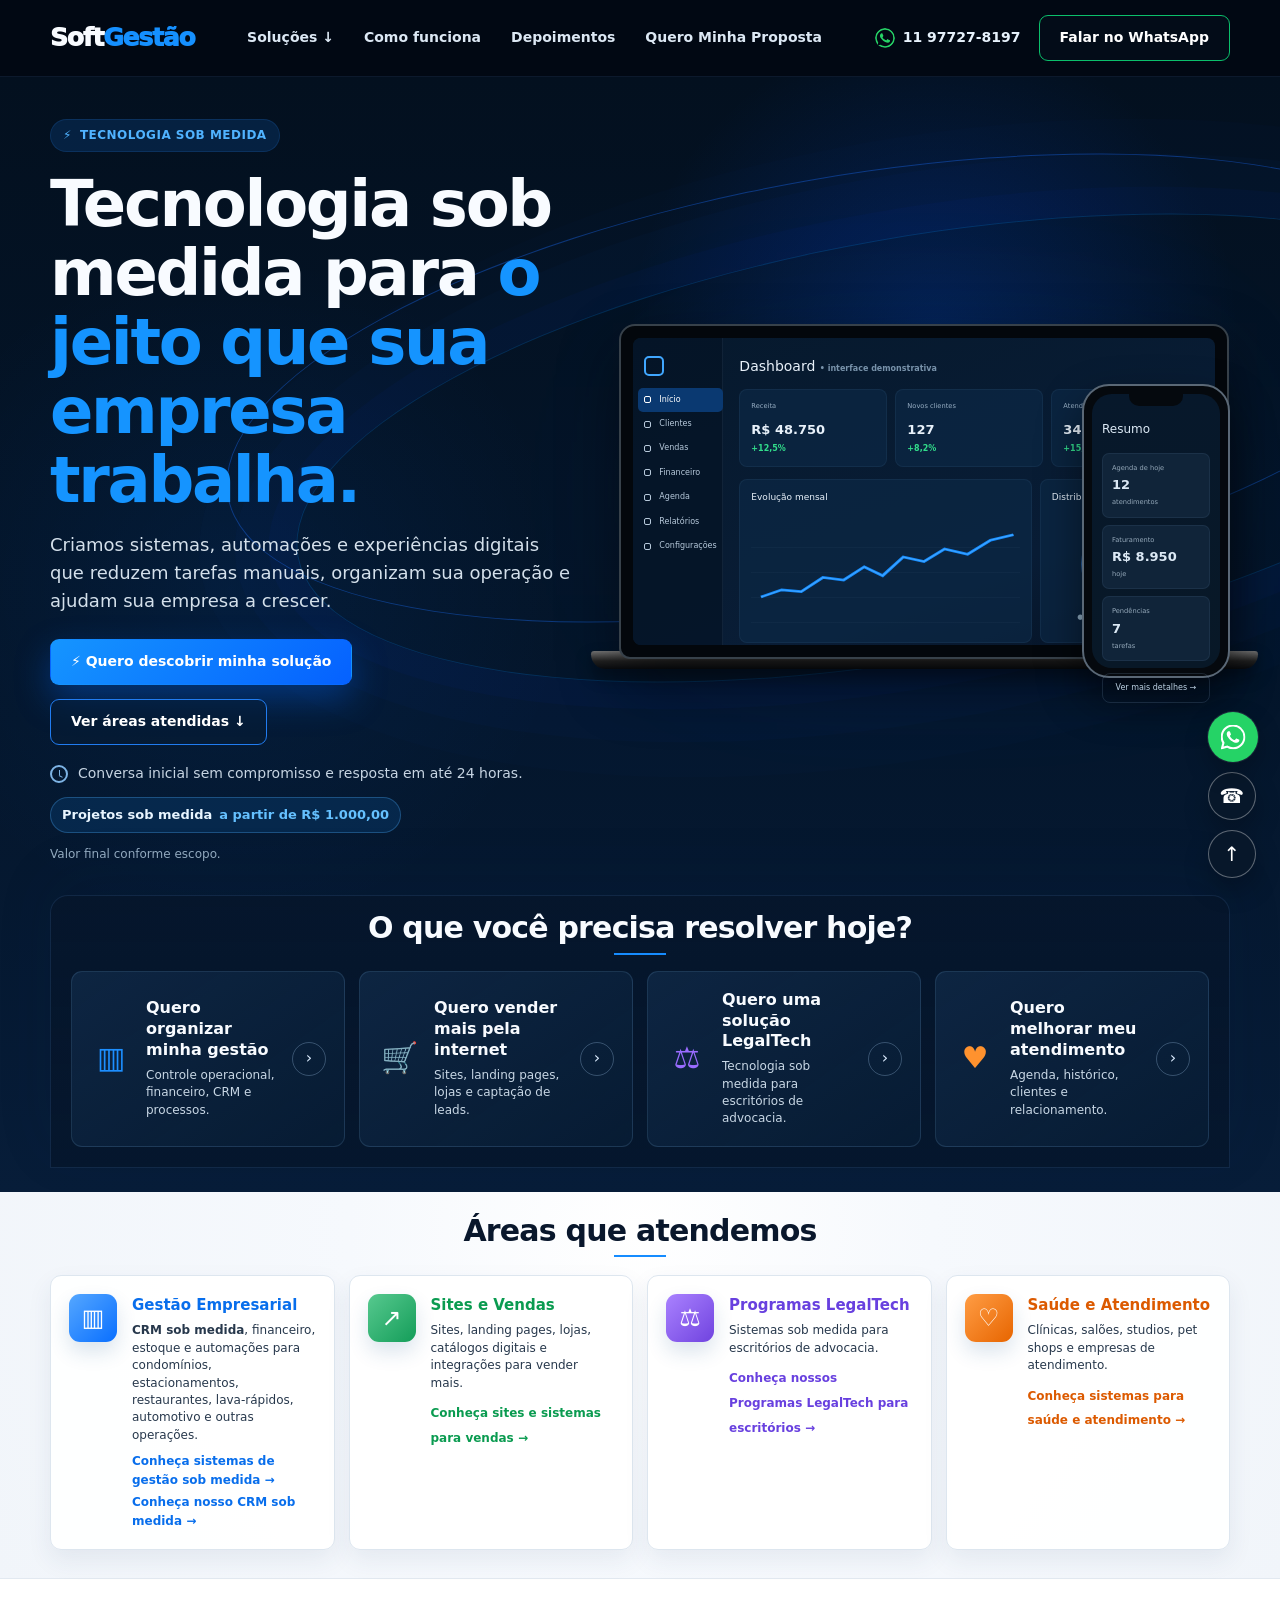
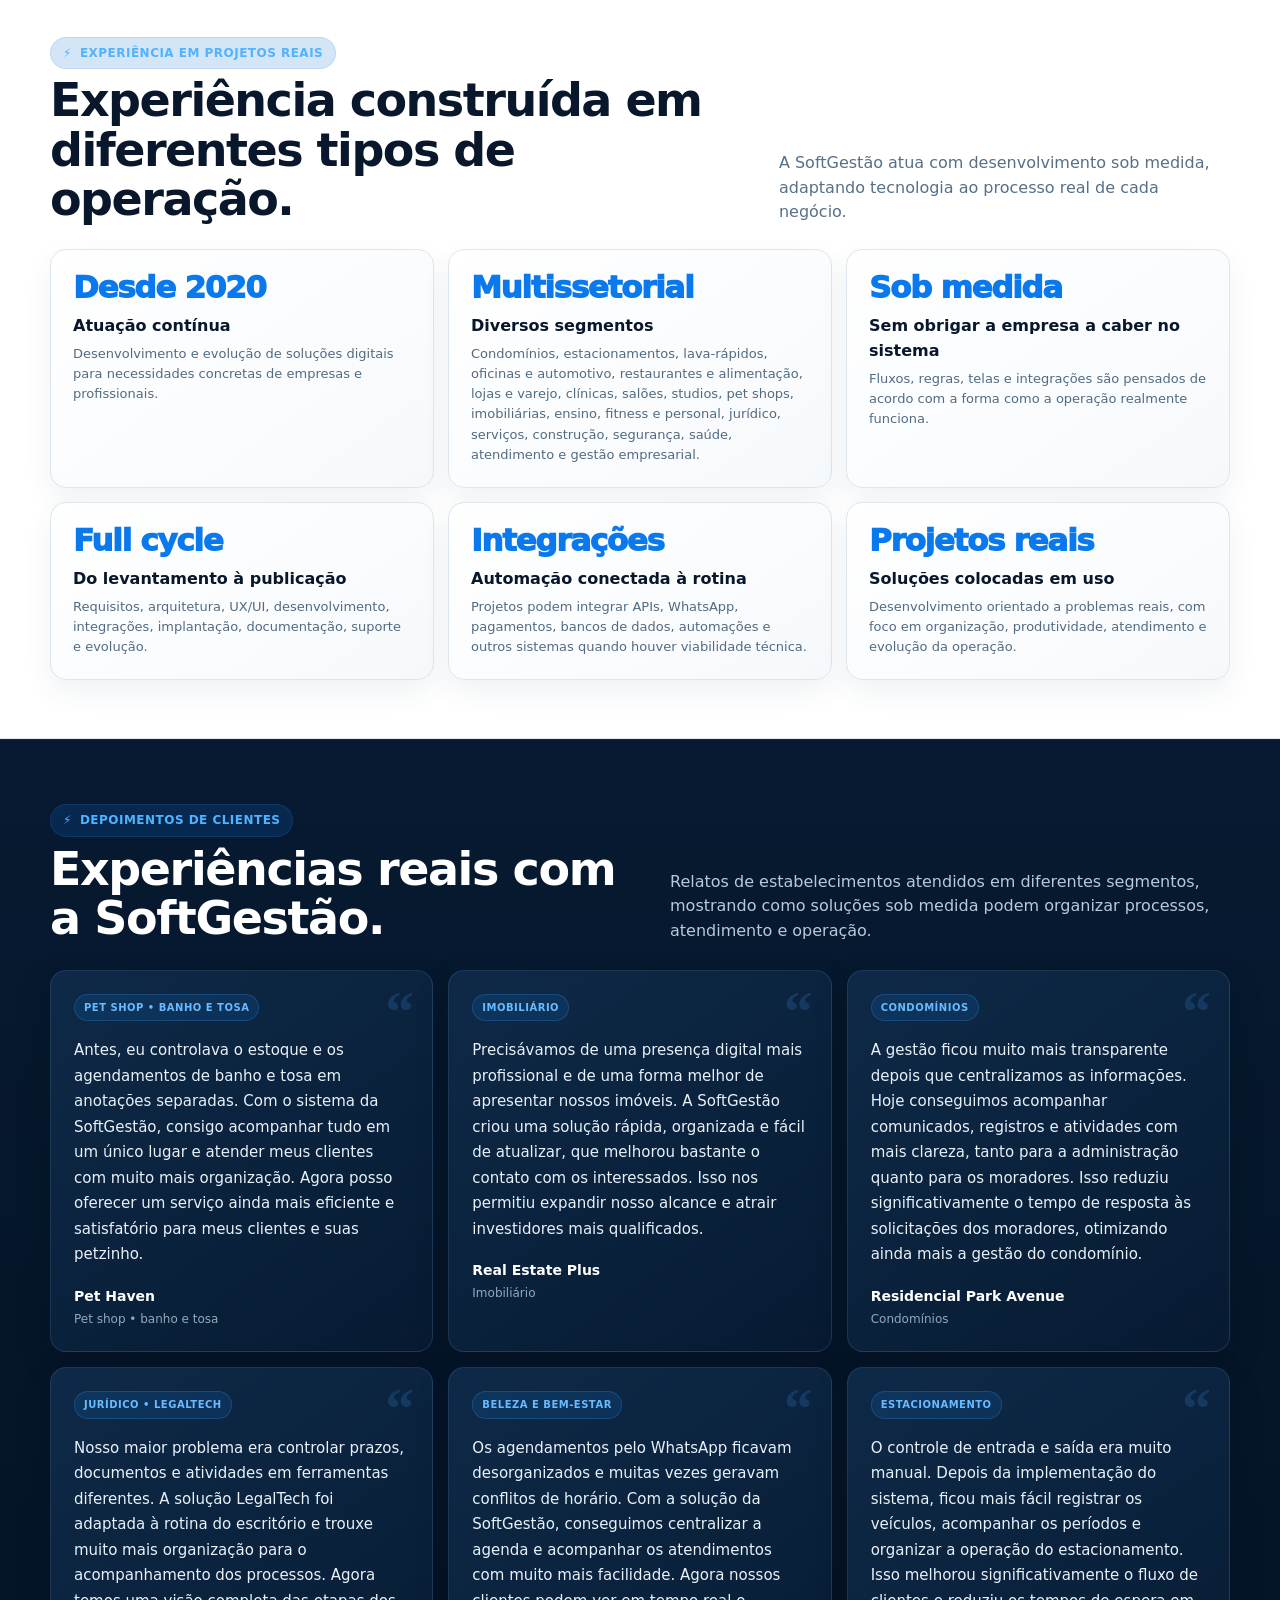
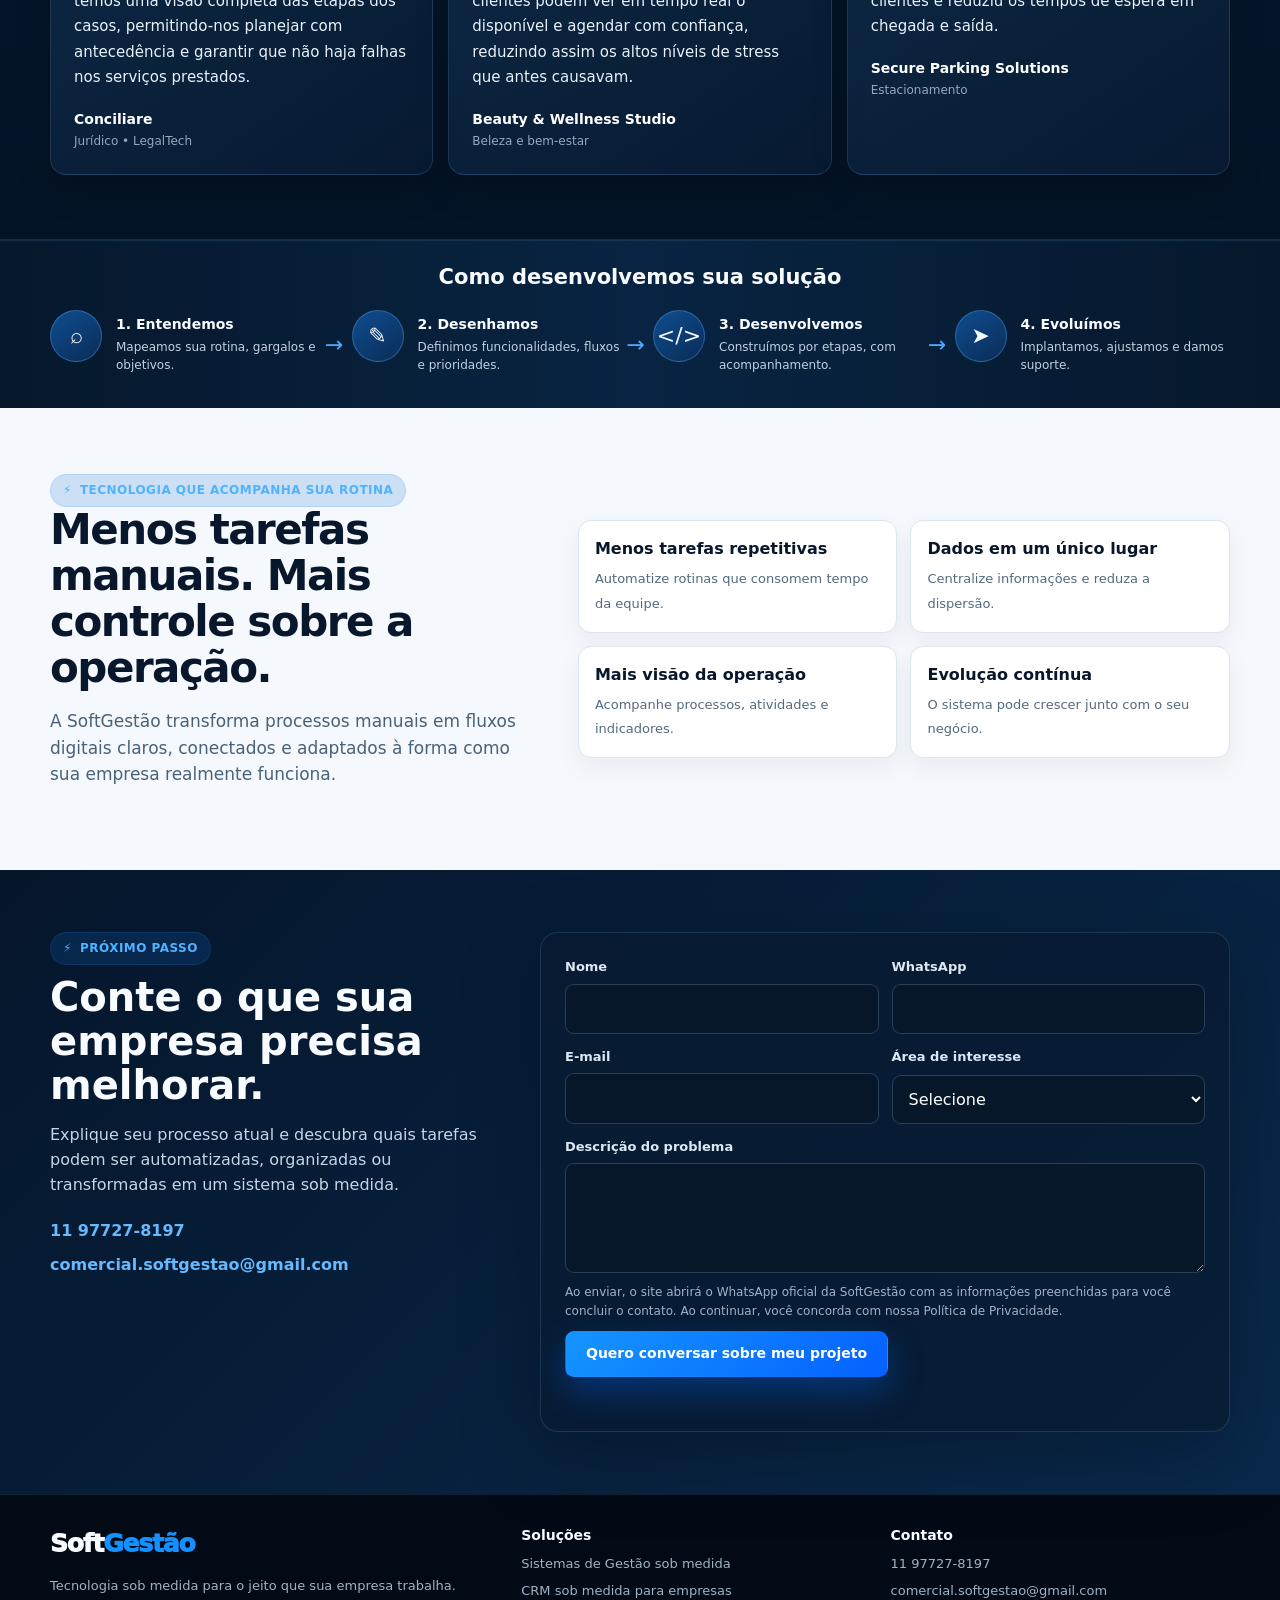
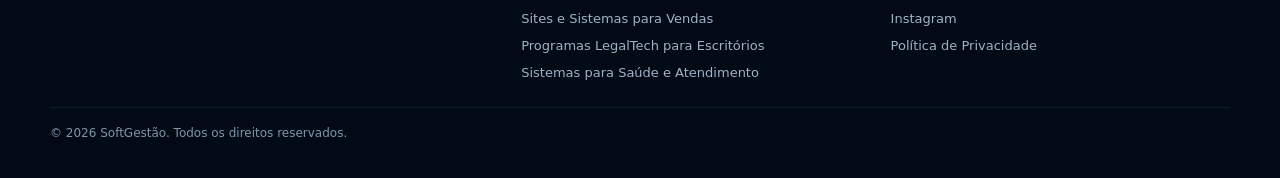
<file: index.html>
<!DOCTYPE html>
<html lang="pt-BR">
<head>
  <meta charset="UTF-8">
  <meta name="viewport" content="width=device-width, initial-scale=1.0">
  <meta name="google-site-verification" content="sf-Mlgke3-kJw6DNExGEs9dUcBjmAI_2KbpY_-NVE2g" />
  <title>SoftGestão | Tecnologia Sob Medida para Empresas</title>
  <meta name="description" content="Sistemas sob medida, CRM personalizado, automações e experiências digitais para organizar sua operação, reduzir tarefas manuais e apoiar o crescimento da sua empresa.">
  <meta name="robots" content="index, follow, max-image-preview:large">
  <link rel="canonical" href="https://www.softgestao.com.br/">
  <link rel="icon" type="image/png" href="favicon.png">
  <link rel="icon" type="image/x-icon" href="favicon.ico">
  <meta name="theme-color" content="#061326">
  <meta property="og:locale" content="pt_BR">
  <meta property="og:type" content="website">
  <meta property="og:site_name" content="SoftGestão">
  <meta property="og:title" content="SoftGestão | Tecnologia Sob Medida para Empresas">
  <meta property="og:description" content="Tecnologia sob medida para o jeito que sua empresa trabalha.">
  <meta property="og:url" content="https://www.softgestao.com.br/">
  <meta property="og:image" content="https://www.softgestao.com.br/assets/og-image.png">
  <meta name="twitter:card" content="summary_large_image">
  <meta name="twitter:title" content="SoftGestão | Tecnologia Sob Medida para Empresas">
  <meta name="twitter:description" content="Sistemas sob medida, CRM personalizado e automações para organizar sua operação e apoiar o crescimento da sua empresa.">
  <meta name="twitter:image" content="https://www.softgestao.com.br/assets/og-image.png">
  <script type="application/ld+json">
  {"@context":"https://schema.org","@type":"ProfessionalService","name":"SoftGestão","url":"https://www.softgestao.com.br/","telephone":"+5511977278197","email":"comercial.softgestao@gmail.com","areaServed":"BR","sameAs":["https://www.instagram.com/soft.gestao.desenvolvimento"],"makesOffer":[{"@type":"Offer","itemOffered":{"@type":"Service","name":"Gestão Empresarial Sob Medida"}},{"@type":"Offer","itemOffered":{"@type":"Service","name":"CRM Sob Medida"}},{"@type":"Offer","itemOffered":{"@type":"Service","name":"Sites e Sistemas para Vendas"}},{"@type":"Offer","itemOffered":{"@type":"Service","name":"Programas LegalTech"}},{"@type":"Offer","itemOffered":{"@type":"Service","name":"Saúde e Atendimento"}}]}
  </script>
  <link rel="stylesheet" href="assets/styles.css">
  <link rel="stylesheet" href="assets/seo-content.css">
</head>
<body>
  <a class="skip-link" href="#conteudo">Pular para o conteúdo</a>
  <header class="site-header">
    <div class="container nav">
      <a class="brand" href="./" aria-label="SoftGestão - Página inicial">Soft<span>Gestão</span></a>
      <nav class="nav-links" aria-label="Navegação principal"><a href="#solucoes">Soluções ↓</a><a href="#processo">Como funciona</a><a href="#depoimentos">Depoimentos</a><a href="#contato">Quero Minha Proposta</a></nav>
      <div class="nav-actions"><a class="phone-link" href="tel:+5511977278197"><span class="wa-dot" aria-hidden="true">✓</span>11 97727-8197</a><a class="btn btn-outline" href="https://wa.me/5511977278197?text=Ol%C3%A1%21%20Vim%20pelo%20site%20da%20SoftGest%C3%A3o%20e%20gostaria%20de%20conversar%20sobre%20uma%20solu%C3%A7%C3%A3o%20sob%20medida." target="_blank" rel="noopener">Falar no WhatsApp</a></div>
      <button class="menu-btn" type="button" aria-label="Abrir menu" aria-expanded="false" aria-controls="mobile-menu">☰</button>
    </div>
    <nav class="mobile-nav container" id="mobile-menu" aria-label="Navegação móvel"><a href="#solucoes">Soluções</a><a href="#processo">Como funciona</a><a href="#depoimentos">Depoimentos</a><a href="#contato">Quero Minha Proposta</a><a href="https://wa.me/5511977278197" target="_blank" rel="noopener">WhatsApp 11 97727-8197</a></nav>
  </header>
  <main id="conteudo">
    <div class="dark-stage">
      <section class="hero"><div class="container hero-grid">
        <div class="hero-content"><span class="eyebrow">Tecnologia sob medida</span><h1>Tecnologia sob medida para <span class="accent">o jeito que sua empresa trabalha.</span></h1><p class="hero-copy">Criamos sistemas, automações e experiências digitais que reduzem tarefas manuais, organizam sua operação e ajudam sua empresa a crescer.</p><div class="hero-actions"><a class="btn btn-primary" href="#contato">⚡ Quero descobrir minha solução</a><a class="btn btn-ghost" href="#solucoes">Ver áreas atendidas ↓</a></div><div class="hero-meta"><p class="hero-note"><span class="clock" aria-hidden="true"></span>Conversa inicial sem compromisso e resposta em até 24 horas.</p><span class="price-pill">Projetos sob medida <strong>a partir de R$ 1.000,00</strong></span><span class="price-note">Valor final conforme escopo.</span></div></div>
        <div class="visual" aria-label="Exemplo visual de dashboard empresarial responsivo"><div class="glow" aria-hidden="true"></div><div class="laptop" aria-hidden="true"><div class="screen"><div class="side"><div class="side-logo"></div><div class="side-item active"><span class="dot-icon"></span>Início</div><div class="side-item"><span class="dot-icon"></span>Clientes</div><div class="side-item"><span class="dot-icon"></span>Vendas</div><div class="side-item"><span class="dot-icon"></span>Financeiro</div><div class="side-item"><span class="dot-icon"></span>Agenda</div><div class="side-item"><span class="dot-icon"></span>Relatórios</div><div class="side-item"><span class="dot-icon"></span>Configurações</div></div><div class="dash"><div class="dash-title">Dashboard <span style="color:#7892aa;font-size:8px;font-weight:600">• interface demonstrativa</span></div><div class="metrics"><div class="metric"><small>Receita</small><strong>R$ 48.750</strong><span class="up">+12,5%</span></div><div class="metric"><small>Novos clientes</small><strong>127</strong><span class="up">+8,2%</span></div><div class="metric"><small>Atendimentos</small><strong>342</strong><span class="up">+15,7%</span></div></div><div class="dash-grid"><div class="panel"><div class="panel-title">Evolução mensal</div><div class="chart"><div class="line-chart"><svg viewBox="0 0 220 90" preserveAspectRatio="none"><polyline points="0,72 18,64 35,66 54,50 72,53 90,38 106,48 124,27 142,32 160,18 180,24 200,8 220,2" fill="none" stroke="#158cff" stroke-width="3"/><polyline points="0,72 18,64 35,66 54,50 72,53 90,38 106,48 124,27 142,32 160,18 180,24 200,8 220,2" fill="none" stroke="#7dc8ff" stroke-width="1" opacity=".45"/></svg></div></div></div><div class="panel"><div class="panel-title">Distribuição</div><div class="donut"></div><div class="legend"><span>● Serviços</span><span>● Produtos</span></div></div></div></div></div></div><div class="base" aria-hidden="true"></div><div class="phone" aria-hidden="true"><div class="phone-screen"><div class="phone-title">Resumo</div><div class="phone-stat"><small>Agenda de hoje</small><strong>12</strong><small>atendimentos</small></div><div class="phone-stat"><small>Faturamento</small><strong>R$ 8.950</strong><small>hoje</small></div><div class="phone-stat"><small>Pendências</small><strong>7</strong><small>tarefas</small></div><div class="phone-more">Ver mais detalhes →</div></div></div></div>
      </div></section>
      <section id="solucoes" class="needs-wrap"><div class="container needs-panel reveal"><h2 class="section-title">O que você precisa resolver hoje?</h2><div class="needs-grid">
        <a class="need-card need-blue" href="solucoes/gestao-empresarial/"><span class="need-icon" aria-hidden="true">▥</span><div><h3>Quero organizar minha gestão</h3><p>Controle operacional, financeiro, CRM e processos.</p></div><span class="arrow" aria-hidden="true">›</span></a>
        <a class="need-card need-green" href="solucoes/sites-e-vendas/"><span class="need-icon" aria-hidden="true">🛒</span><div><h3>Quero vender mais pela internet</h3><p>Sites, landing pages, lojas e captação de leads.</p></div><span class="arrow" aria-hidden="true">›</span></a>
        <a class="need-card need-purple" href="solucoes/legaltech/"><span class="need-icon" aria-hidden="true">⚖</span><div><h3>Quero uma solução LegalTech</h3><p>Tecnologia sob medida para escritórios de advocacia.</p></div><span class="arrow" aria-hidden="true">›</span></a>
        <a class="need-card need-orange" href="solucoes/saude-e-atendimento/"><span class="need-icon" aria-hidden="true">♥</span><div><h3>Quero melhorar meu atendimento</h3><p>Agenda, histórico, clientes e relacionamento.</p></div><span class="arrow" aria-hidden="true">›</span></a>
      </div></div></section>
    </div>

    <section class="areas"><div class="container reveal"><h2 class="section-title">Áreas que atendemos</h2><div class="area-grid">
      <article class="area-card blue"><div class="area-icon" aria-hidden="true">▥</div><div><h3>Gestão Empresarial</h3><p><strong>CRM sob medida</strong>, financeiro, estoque e automações para condomínios, estacionamentos, restaurantes, lava-rápidos, automotivo e outras operações.</p><div class="crm-home-links"><a class="area-link" href="solucoes/gestao-empresarial/">Conheça sistemas de gestão sob medida →</a><a class="area-link" href="solucoes/gestao-empresarial/#crm-sob-medida">Conheça nosso CRM sob medida →</a></div></div></article>
      <article class="area-card green"><div class="area-icon" aria-hidden="true">↗</div><div><h3>Sites e Vendas</h3><p>Sites, landing pages, lojas, catálogos digitais e integrações para vender mais.</p><a class="area-link" href="solucoes/sites-e-vendas/">Conheça sites e sistemas para vendas →</a></div></article>
      <article class="area-card purple"><div class="area-icon" aria-hidden="true">⚖</div><div><h3>Programas LegalTech</h3><p>Sistemas sob medida para escritórios de advocacia.</p><a class="area-link" href="solucoes/legaltech/">Conheça nossos Programas LegalTech para escritórios →</a></div></article>
      <article class="area-card orange"><div class="area-icon" aria-hidden="true">♡</div><div><h3>Saúde e Atendimento</h3><p>Clínicas, salões, studios, pet shops e empresas de atendimento.</p><a class="area-link" href="solucoes/saude-e-atendimento/">Conheça sistemas para saúde e atendimento →</a></div></article>
    </div></div></section>

    <section class="social-proof" id="experiencia"><div class="container reveal"><div class="social-proof-head"><div><span class="eyebrow">Experiência em projetos reais</span><h2>Experiência construída em diferentes tipos de operação.</h2></div><p>A SoftGestão atua com desenvolvimento sob medida, adaptando tecnologia ao processo real de cada negócio.</p></div><div class="proof-grid"><article class="proof-card"><span class="proof-value">Desde 2020</span><h3>Atuação contínua</h3><p>Desenvolvimento e evolução de soluções digitais para necessidades concretas de empresas e profissionais.</p></article><article class="proof-card"><span class="proof-value">Multissetorial</span><h3>Diversos segmentos</h3><p>Condomínios, estacionamentos, lava-rápidos, oficinas e automotivo, restaurantes e alimentação, lojas e varejo, clínicas, salões, studios, pet shops, imobiliárias, ensino, fitness e personal, jurídico, serviços, construção, segurança, saúde, atendimento e gestão empresarial.</p></article><article class="proof-card"><span class="proof-value">Sob medida</span><h3>Sem obrigar a empresa a caber no sistema</h3><p>Fluxos, regras, telas e integrações são pensados de acordo com a forma como a operação realmente funciona.</p></article><article class="proof-card"><span class="proof-value">Full cycle</span><h3>Do levantamento à publicação</h3><p>Requisitos, arquitetura, UX/UI, desenvolvimento, integrações, implantação, documentação, suporte e evolução.</p></article><article class="proof-card"><span class="proof-value">Integrações</span><h3>Automação conectada à rotina</h3><p>Projetos podem integrar APIs, WhatsApp, pagamentos, bancos de dados, automações e outros sistemas quando houver viabilidade técnica.</p></article><article class="proof-card"><span class="proof-value">Projetos reais</span><h3>Soluções colocadas em uso</h3><p>Desenvolvimento orientado a problemas reais, com foco em organização, produtividade, atendimento e evolução da operação.</p></article></div></div></section>

    <section class="testimonials-section" id="depoimentos"><div class="container reveal"><div class="testimonials-head"><div><span class="eyebrow">Depoimentos de clientes</span><h2>Experiências reais com a SoftGestão.</h2></div><p>Relatos de estabelecimentos atendidos em diferentes segmentos, mostrando como soluções sob medida podem organizar processos, atendimento e operação.</p></div><div class="testimonial-grid">
      <article class="testimonial-card"><span class="testimonial-badge">Pet shop • banho e tosa</span><blockquote>Antes, eu controlava o estoque e os agendamentos de banho e tosa em anotações separadas. Com o sistema da SoftGestão, consigo acompanhar tudo em um único lugar e atender meus clientes com muito mais organização. Agora posso oferecer um serviço ainda mais eficiente e satisfatório para meus clientes e suas petzinho.</blockquote><footer><strong>Pet Haven</strong><span>Pet shop • banho e tosa</span></footer></article>
      <article class="testimonial-card"><span class="testimonial-badge">Imobiliário</span><blockquote>Precisávamos de uma presença digital mais profissional e de uma forma melhor de apresentar nossos imóveis. A SoftGestão criou uma solução rápida, organizada e fácil de atualizar, que melhorou bastante o contato com os interessados. Isso nos permitiu expandir nosso alcance e atrair investidores mais qualificados.</blockquote><footer><strong>Real Estate Plus</strong><span>Imobiliário</span></footer></article>
      <article class="testimonial-card"><span class="testimonial-badge">Condomínios</span><blockquote>A gestão ficou muito mais transparente depois que centralizamos as informações. Hoje conseguimos acompanhar comunicados, registros e atividades com mais clareza, tanto para a administração quanto para os moradores. Isso reduziu significativamente o tempo de resposta às solicitações dos moradores, otimizando ainda mais a gestão do condomínio.</blockquote><footer><strong>Residencial Park Avenue</strong><span>Condomínios</span></footer></article>
      <article class="testimonial-card"><span class="testimonial-badge">Jurídico • LegalTech</span><blockquote>Nosso maior problema era controlar prazos, documentos e atividades em ferramentas diferentes. A solução LegalTech foi adaptada à rotina do escritório e trouxe muito mais organização para o acompanhamento dos processos. Agora temos uma visão completa das etapas dos casos, permitindo-nos planejar com antecedência e garantir que não haja falhas nos serviços prestados.</blockquote><footer><strong>Conciliare</strong><span>Jurídico • LegalTech</span></footer></article>
      <article class="testimonial-card"><span class="testimonial-badge">Beleza e bem-estar</span><blockquote>Os agendamentos pelo WhatsApp ficavam desorganizados e muitas vezes geravam conflitos de horário. Com a solução da SoftGestão, conseguimos centralizar a agenda e acompanhar os atendimentos com muito mais facilidade. Agora nossos clientes podem ver em tempo real o disponível e agendar com confiança, reduzindo assim os altos níveis de stress que antes causavam.</blockquote><footer><strong>Beauty &amp; Wellness Studio</strong><span>Beleza e bem-estar</span></footer></article>
      <article class="testimonial-card"><span class="testimonial-badge">Estacionamento</span><blockquote>O controle de entrada e saída era muito manual. Depois da implementação do sistema, ficou mais fácil registrar os veículos, acompanhar os períodos e organizar a operação do estacionamento. Isso melhorou significativamente o fluxo de clientes e reduziu os tempos de espera em chegada e saída.</blockquote><footer><strong>Secure Parking Solutions</strong><span>Estacionamento</span></footer></article>
    </div></div></section>

    <section id="processo" class="process"><div class="container reveal"><h2>Como desenvolvemos sua solução</h2><div class="process-grid"><article class="process-step"><div class="process-icon" aria-hidden="true">⌕</div><div><h3>1. Entendemos</h3><p>Mapeamos sua rotina, gargalos e objetivos.</p></div></article><article class="process-step"><div class="process-icon" aria-hidden="true">✎</div><div><h3>2. Desenhamos</h3><p>Definimos funcionalidades, fluxos e prioridades.</p></div></article><article class="process-step"><div class="process-icon" aria-hidden="true">&lt;/&gt;</div><div><h3>3. Desenvolvemos</h3><p>Construímos por etapas, com acompanhamento.</p></div></article><article class="process-step"><div class="process-icon" aria-hidden="true">➤</div><div><h3>4. Evoluímos</h3><p>Implantamos, ajustamos e damos suporte.</p></div></article></div></div></section>
    <section class="content-light"><div class="container benefit-grid reveal"><div><span class="eyebrow">Tecnologia que acompanha sua rotina</span><h2>Menos tarefas manuais. Mais controle sobre a operação.</h2><p class="lead">A SoftGestão transforma processos manuais em fluxos digitais claros, conectados e adaptados à forma como sua empresa realmente funciona.</p></div><div class="benefits"><div class="benefit"><strong>Menos tarefas repetitivas</strong><span>Automatize rotinas que consomem tempo da equipe.</span></div><div class="benefit"><strong>Dados em um único lugar</strong><span>Centralize informações e reduza a dispersão.</span></div><div class="benefit"><strong>Mais visão da operação</strong><span>Acompanhe processos, atividades e indicadores.</span></div><div class="benefit"><strong>Evolução contínua</strong><span>O sistema pode crescer junto com o seu negócio.</span></div></div></div></section>
    <section id="contato" class="contact"><div class="container contact-grid reveal"><div class="contact-copy"><span class="eyebrow">Próximo passo</span><h2>Conte o que sua empresa precisa melhorar.</h2><p>Explique seu processo atual e descubra quais tarefas podem ser automatizadas, organizadas ou transformadas em um sistema sob medida.</p><div class="contact-links"><a href="tel:+5511977278197">11 97727-8197</a><a href="mailto:comercial.softgestao@gmail.com">comercial.softgestao@gmail.com</a></div></div><form class="form-card contact-form" novalidate><div class="form-grid"><div class="field"><label for="nome">Nome</label><input id="nome" name="nome" autocomplete="name" required></div><div class="field"><label for="whatsapp">WhatsApp</label><input id="whatsapp" name="whatsapp" type="tel" autocomplete="tel" inputmode="tel" required></div><div class="field"><label for="email">E-mail</label><input id="email" name="email" type="email" autocomplete="email" required></div><div class="field"><label for="area">Área de interesse</label><select id="area" name="area" required><option value="" selected disabled>Selecione</option><option>Gestão Empresarial</option><option>Sites e Vendas</option><option>Programas LegalTech</option><option>Saúde e Atendimento</option><option>Outro projeto</option></select></div><div class="field full"><label for="problema">Descrição do problema</label><textarea id="problema" name="problema" required></textarea></div></div><p class="form-note">Ao enviar, o site abrirá o WhatsApp oficial da SoftGestão com as informações preenchidas para você concluir o contato. Ao continuar, você concorda com nossa <a href="privacidade/">Política de Privacidade</a>.</p><button class="btn btn-primary" type="submit">Quero conversar sobre meu projeto</button><div class="form-status" role="status" aria-live="polite"></div></form></div></section>
  </main>
  <footer><div class="container"><div class="footer-grid"><div><div class="brand">Soft<span>Gestão</span></div><p>Tecnologia sob medida para o jeito que sua empresa trabalha.</p></div><div><div class="footer-title">Soluções</div><div class="footer-links"><a href="solucoes/gestao-empresarial/">Sistemas de Gestão sob medida</a><a href="solucoes/gestao-empresarial/#crm-sob-medida">CRM sob medida para empresas</a><a href="solucoes/sites-e-vendas/">Sites e Sistemas para Vendas</a><a href="solucoes/legaltech/">Programas LegalTech para Escritórios</a><a href="solucoes/saude-e-atendimento/">Sistemas para Saúde e Atendimento</a></div></div><div><div class="footer-title">Contato</div><div class="footer-links"><a href="tel:+5511977278197">11 97727-8197</a><a href="mailto:comercial.softgestao@gmail.com">comercial.softgestao@gmail.com</a><a href="https://www.instagram.com/soft.gestao.desenvolvimento" target="_blank" rel="noopener">Instagram</a><a href="privacidade/">Política de Privacidade</a></div></div></div><div class="copyright">© <span data-year></span> SoftGestão. Todos os direitos reservados.</div></div></footer>
  <div class="floating" aria-label="Atalhos de contato"><a class="float-btn wa" href="https://wa.me/5511977278197?text=Ol%C3%A1%21%20Vim%20pelo%20site%20da%20SoftGest%C3%A3o." target="_blank" rel="noopener" aria-label="Falar com a SoftGestão pelo WhatsApp">◉</a><a class="float-btn" href="tel:+5511977278197" aria-label="Ligar para a SoftGestão">☎</a><a class="float-btn" href="#" aria-label="Voltar ao topo">↑</a></div>
  <script src="assets/site.js" defer></script>
</body>
</html>
</file>
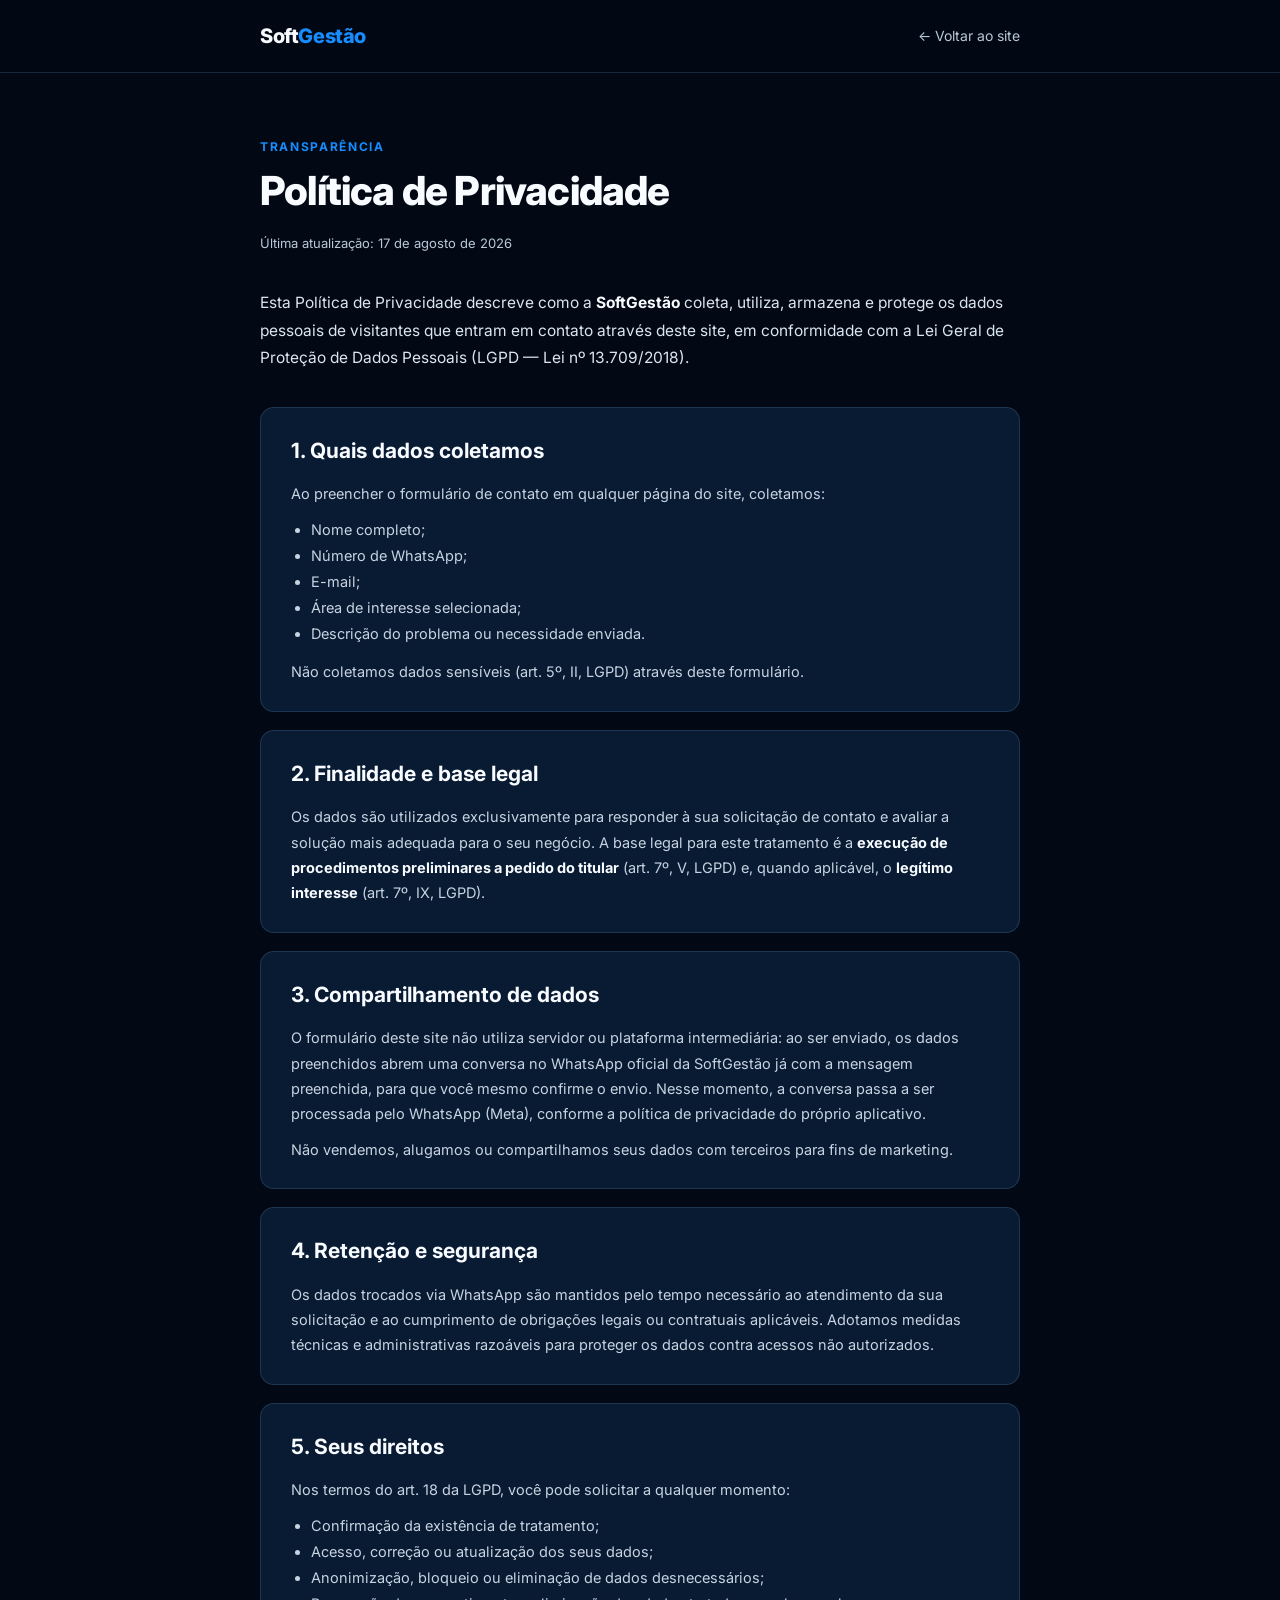
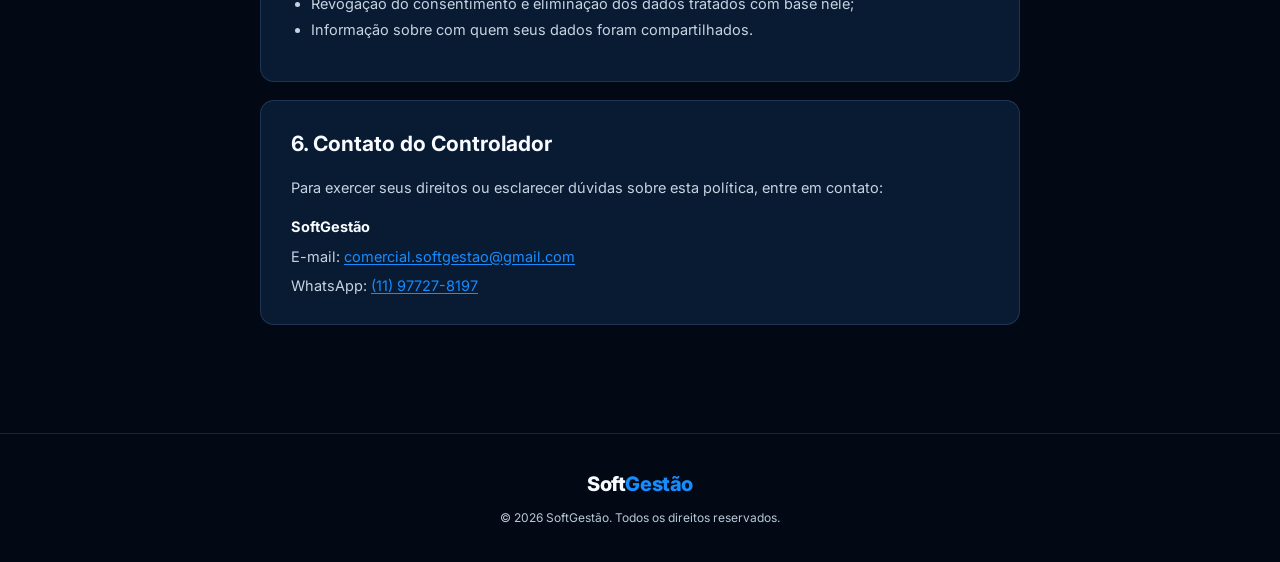
<file: privacidade/index.html>
<!DOCTYPE html>
<html lang="pt-BR">
<head>
<meta charset="UTF-8">
<meta name="viewport" content="width=device-width, initial-scale=1.0">
<title>Política de Privacidade | SoftGestão</title>
<meta name="description" content="Política de Privacidade da SoftGestão: como coletamos, usamos e protegemos os seus dados, em conformidade com a LGPD (Lei 13.709/2018).">
<meta name="robots" content="noindex, follow">
<link rel="canonical" href="https://www.softgestao.com.br/privacidade/">
<link rel="icon" type="image/png" href="../favicon.png">
<link rel="icon" type="image/x-icon" href="../favicon.ico">
<link rel="preconnect" href="https://fonts.googleapis.com">
<link rel="preconnect" href="https://fonts.gstatic.com" crossorigin>
<link href="https://fonts.googleapis.com/css2?family=Inter:wght@400;500;600;700;800&display=swap" rel="stylesheet">
<style>
:root{--navy-950:#020914;--ink:#09172c;--blue:#168cff;--blue-2:#0a6bff;--text:#f8fbff;--muted:#b9c8d8;--line:rgba(120,174,227,.18);--card:rgba(13,34,62,.74)}
*{box-sizing:border-box}
body{margin:0;background:var(--navy-950);color:var(--text);font-family:Inter,ui-sans-serif,system-ui,-apple-system,"Segoe UI",sans-serif;line-height:1.6}
a{color:var(--blue);text-decoration:underline;text-underline-offset:2px}
a:hover{color:var(--blue-2)}
.container{width:min(760px,calc(100% - 48px));margin:auto}

header{position:sticky;top:0;z-index:20;background:rgba(2,9,20,.9);backdrop-filter:blur(10px);border-bottom:1px solid var(--line);padding:20px 0}
header .container{display:flex;align-items:center;justify-content:space-between}
.brand{font-weight:800;font-size:20px;color:var(--text);text-decoration:none;letter-spacing:-.02em}
.brand span{color:var(--blue)}
.back-link{font-size:14px;color:var(--muted);text-decoration:none}
.back-link:hover{color:var(--blue)}

main{padding:60px 0 90px}
.eyebrow{color:var(--blue);font-size:12px;letter-spacing:.14em;text-transform:uppercase;font-weight:700;margin:0 0 14px}
h1{font-size:40px;font-weight:800;letter-spacing:-.02em;margin:0 0 10px}
.updated{color:var(--muted);font-size:13px;margin:0 0 36px}
.intro{color:#dbe6f2;font-size:15.5px;line-height:1.75;margin:0 0 36px}
.intro strong{color:var(--text)}

.block{background:var(--card);border:1px solid var(--line);border-radius:14px;padding:26px 30px;margin-bottom:18px}
.block h2{font-size:21px;font-weight:700;color:var(--text);margin:0 0 14px}
.block p{color:#c7d3e1;font-size:14.5px;line-height:1.75;margin:0 0 10px}
.block p:last-child{margin-bottom:0}
.block ul{margin:8px 0 12px;padding-left:20px;color:#c7d3e1;font-size:14.5px;line-height:1.8}
.block strong{color:var(--text)}
.contact-block p{margin:4px 0}

footer{padding:34px 0;border-top:1px solid var(--line);text-align:center}
footer .brand{display:block;margin-bottom:8px}
footer p{color:var(--muted);font-size:12px;margin:0}

@media(max-width:600px){
h1{font-size:32px}
.block{padding:22px 20px}
}
</style>
</head>
<body>

<header>
  <div class="container">
    <a class="brand" href="../" aria-label="SoftGestão - Página inicial">Soft<span>Gestão</span></a>
    <a class="back-link" href="../">&larr; Voltar ao site</a>
  </div>
</header>

<main>
  <div class="container">
    <span class="eyebrow">Transparência</span>
    <h1>Política de Privacidade</h1>
    <p class="updated">Última atualização: 17 de agosto de 2026</p>

    <p class="intro">
      Esta Política de Privacidade descreve como a <strong>SoftGestão</strong> coleta, utiliza,
      armazena e protege os dados pessoais de visitantes que entram em contato através deste site,
      em conformidade com a Lei Geral de Proteção de Dados Pessoais (LGPD — Lei nº 13.709/2018).
    </p>

    <div class="block">
      <h2>1. Quais dados coletamos</h2>
      <p>Ao preencher o formulário de contato em qualquer página do site, coletamos:</p>
      <ul>
        <li>Nome completo;</li>
        <li>Número de WhatsApp;</li>
        <li>E-mail;</li>
        <li>Área de interesse selecionada;</li>
        <li>Descrição do problema ou necessidade enviada.</li>
      </ul>
      <p>
        Não coletamos dados sensíveis (art. 5º, II, LGPD) através deste formulário.
      </p>
    </div>

    <div class="block">
      <h2>2. Finalidade e base legal</h2>
      <p>
        Os dados são utilizados exclusivamente para responder à sua solicitação de contato e avaliar
        a solução mais adequada para o seu negócio. A base legal para este tratamento é a
        <strong>execução de procedimentos preliminares a pedido do titular</strong> (art. 7º, V, LGPD)
        e, quando aplicável, o <strong>legítimo interesse</strong> (art. 7º, IX, LGPD).
      </p>
    </div>

    <div class="block">
      <h2>3. Compartilhamento de dados</h2>
      <p>
        O formulário deste site não utiliza servidor ou plataforma intermediária: ao ser enviado,
        os dados preenchidos abrem uma conversa no WhatsApp oficial da SoftGestão já com a mensagem
        preenchida, para que você mesmo confirme o envio. Nesse momento, a conversa passa a ser
        processada pelo WhatsApp (Meta), conforme a política de privacidade do próprio aplicativo.
      </p>
      <p>
        Não vendemos, alugamos ou compartilhamos seus dados com terceiros para fins de marketing.
      </p>
    </div>

    <div class="block">
      <h2>4. Retenção e segurança</h2>
      <p>
        Os dados trocados via WhatsApp são mantidos pelo tempo necessário ao atendimento da sua
        solicitação e ao cumprimento de obrigações legais ou contratuais aplicáveis. Adotamos medidas
        técnicas e administrativas razoáveis para proteger os dados contra acessos não autorizados.
      </p>
    </div>

    <div class="block">
      <h2>5. Seus direitos</h2>
      <p>Nos termos do art. 18 da LGPD, você pode solicitar a qualquer momento:</p>
      <ul>
        <li>Confirmação da existência de tratamento;</li>
        <li>Acesso, correção ou atualização dos seus dados;</li>
        <li>Anonimização, bloqueio ou eliminação de dados desnecessários;</li>
        <li>Revogação do consentimento e eliminação dos dados tratados com base nele;</li>
        <li>Informação sobre com quem seus dados foram compartilhados.</li>
      </ul>
    </div>

    <div class="block contact-block">
      <h2>6. Contato do Controlador</h2>
      <p>Para exercer seus direitos ou esclarecer dúvidas sobre esta política, entre em contato:</p>
      <p style="margin-top:14px"><strong>SoftGestão</strong></p>
      <p>E-mail: <a href="mailto:comercial.softgestao@gmail.com">comercial.softgestao@gmail.com</a></p>
      <p>WhatsApp: <a href="https://wa.me/5511977278197" target="_blank" rel="noopener noreferrer">(11) 97727-8197</a></p>
    </div>
  </div>
</main>

<footer>
  <div class="container">
    <span class="brand">Soft<span style="color:var(--blue)">Gestão</span></span>
    <p>© <span id="year"></span> SoftGestão. Todos os direitos reservados.</p>
  </div>
</footer>

<script>document.getElementById('year').textContent = new Date().getFullYear();</script>
</body>
</html>
</file>
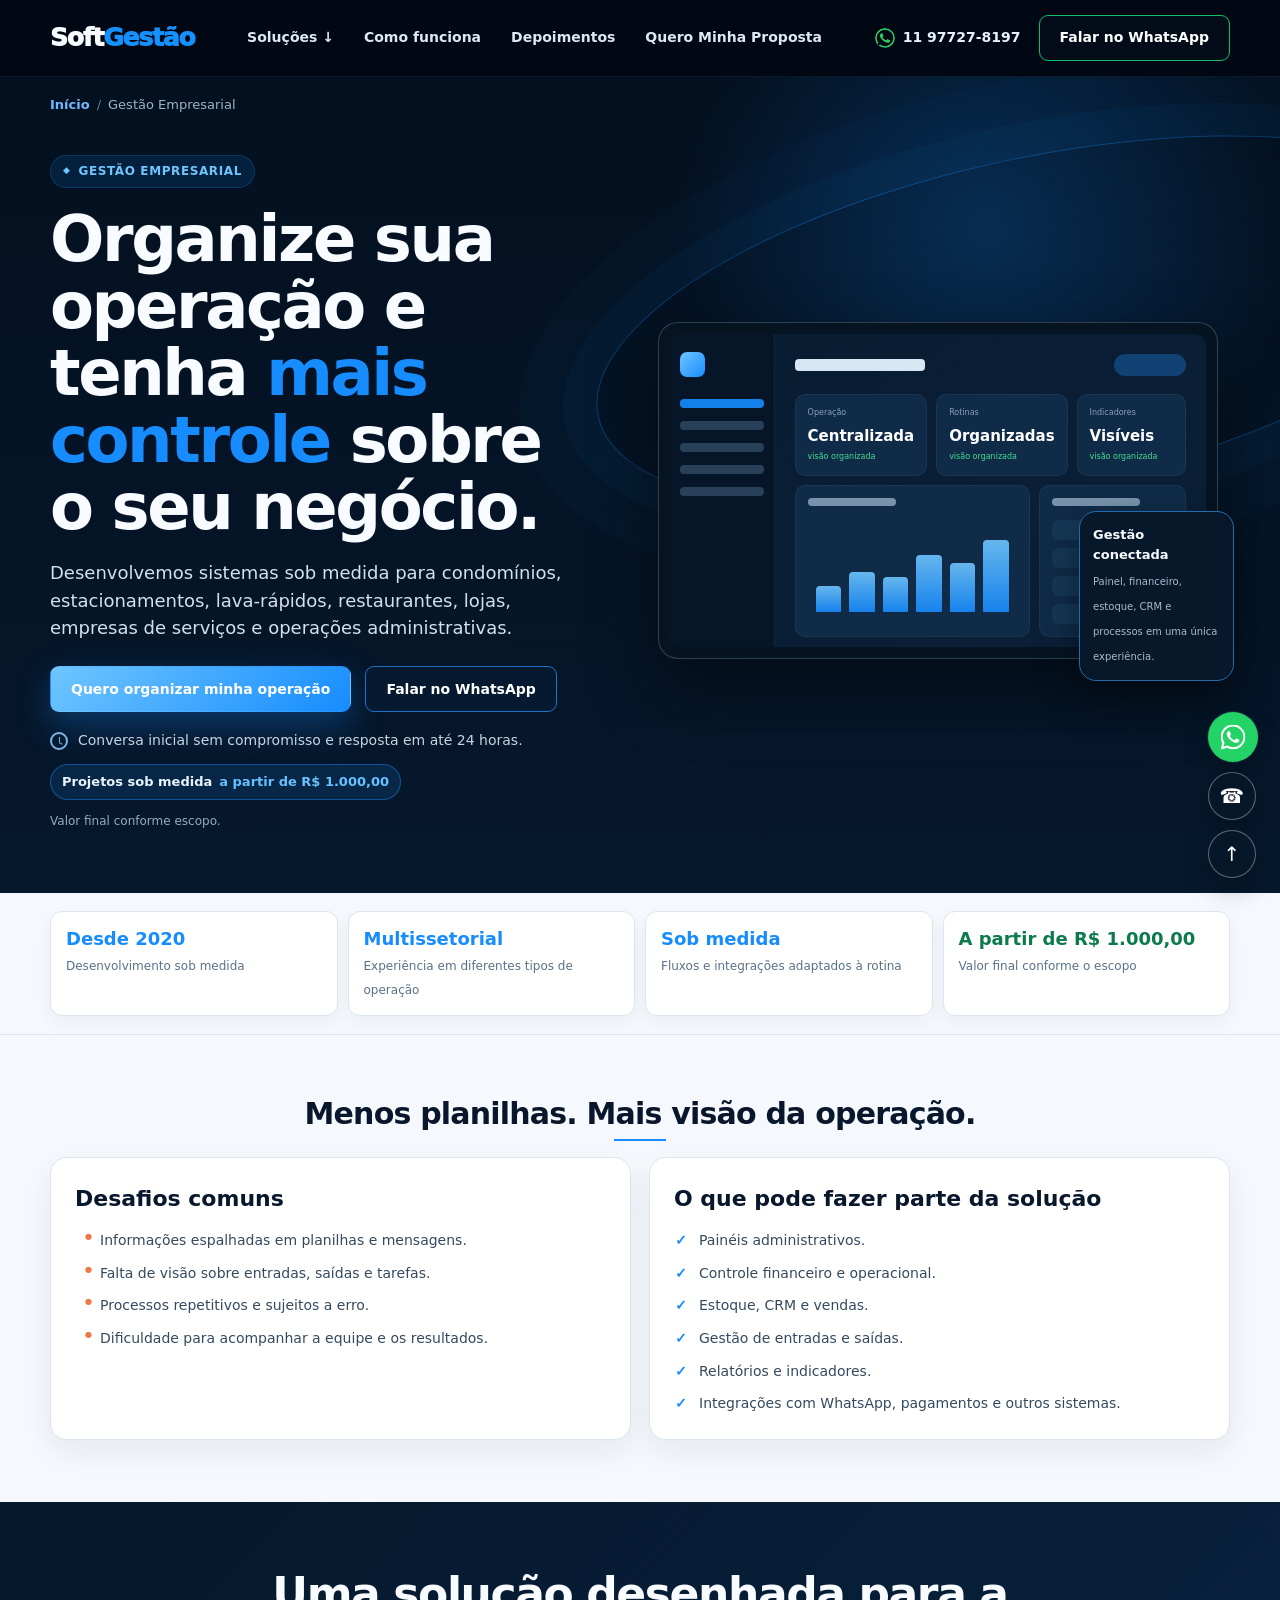
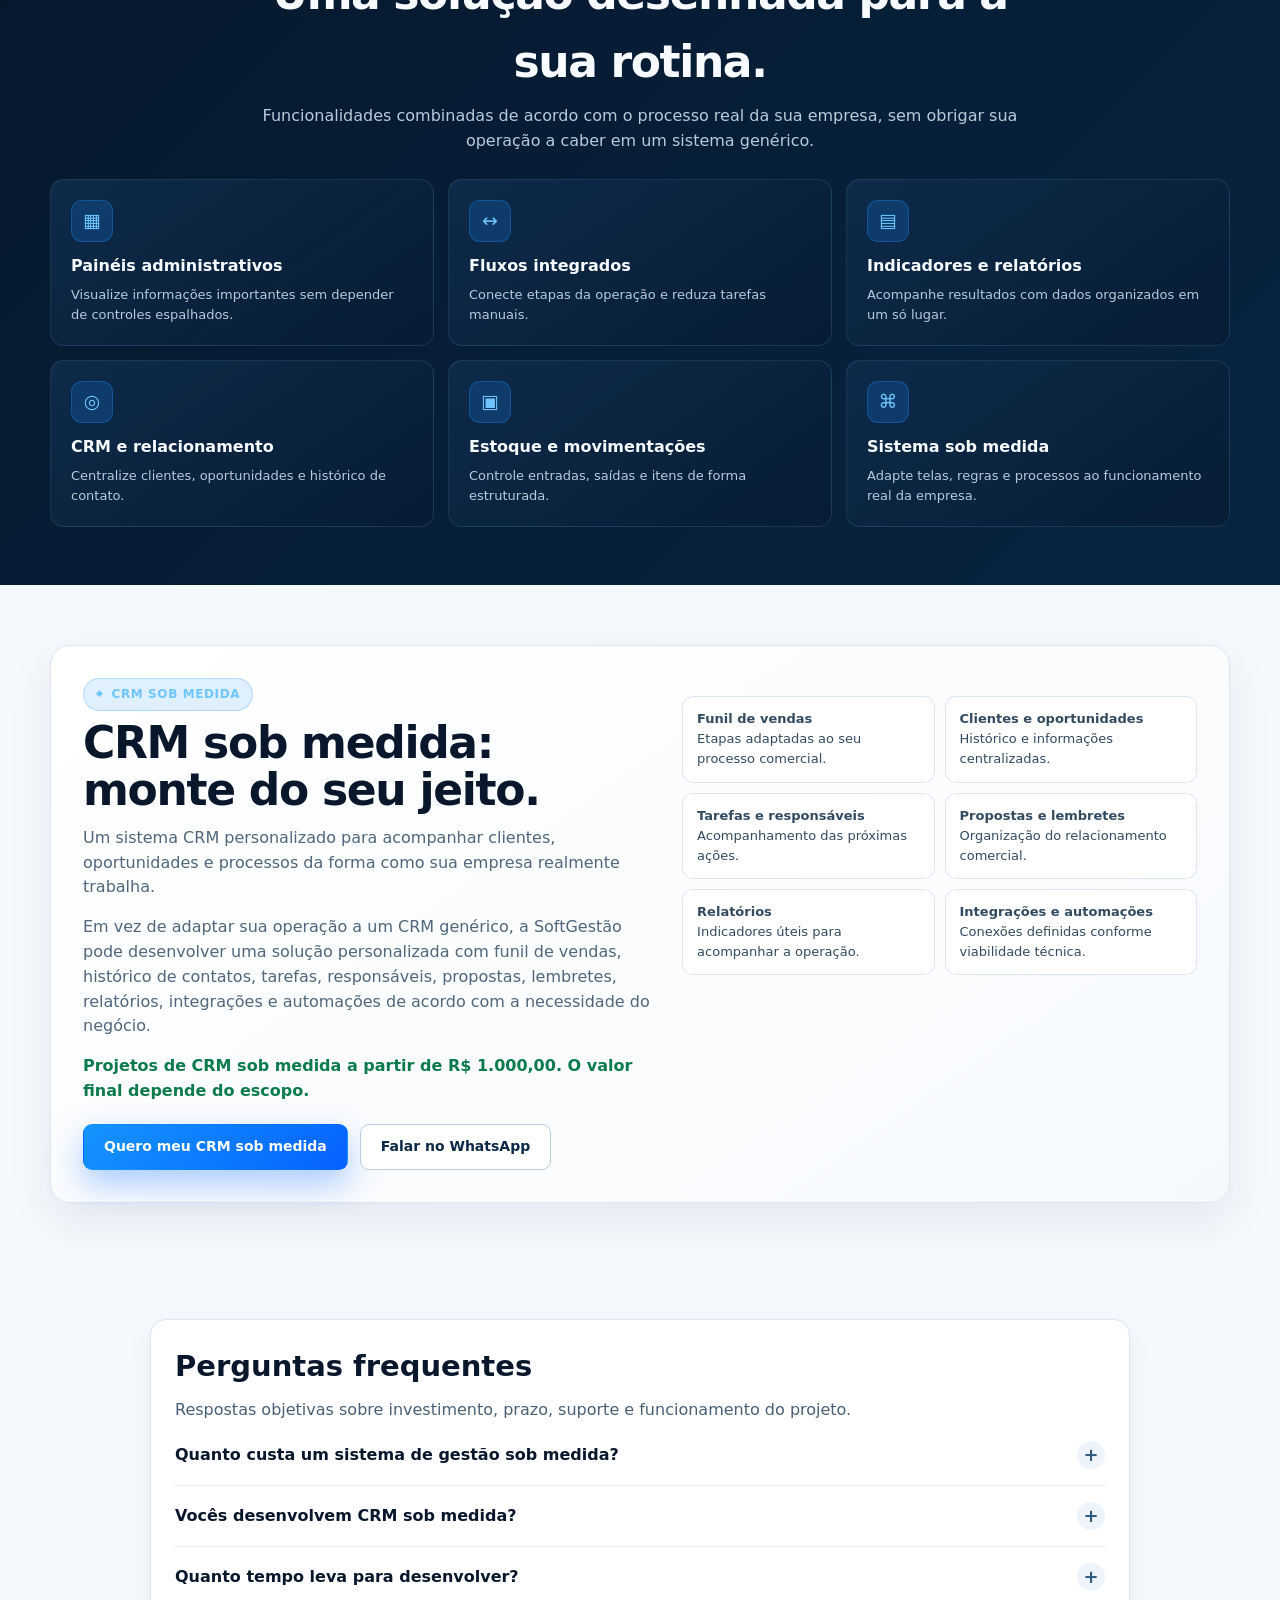
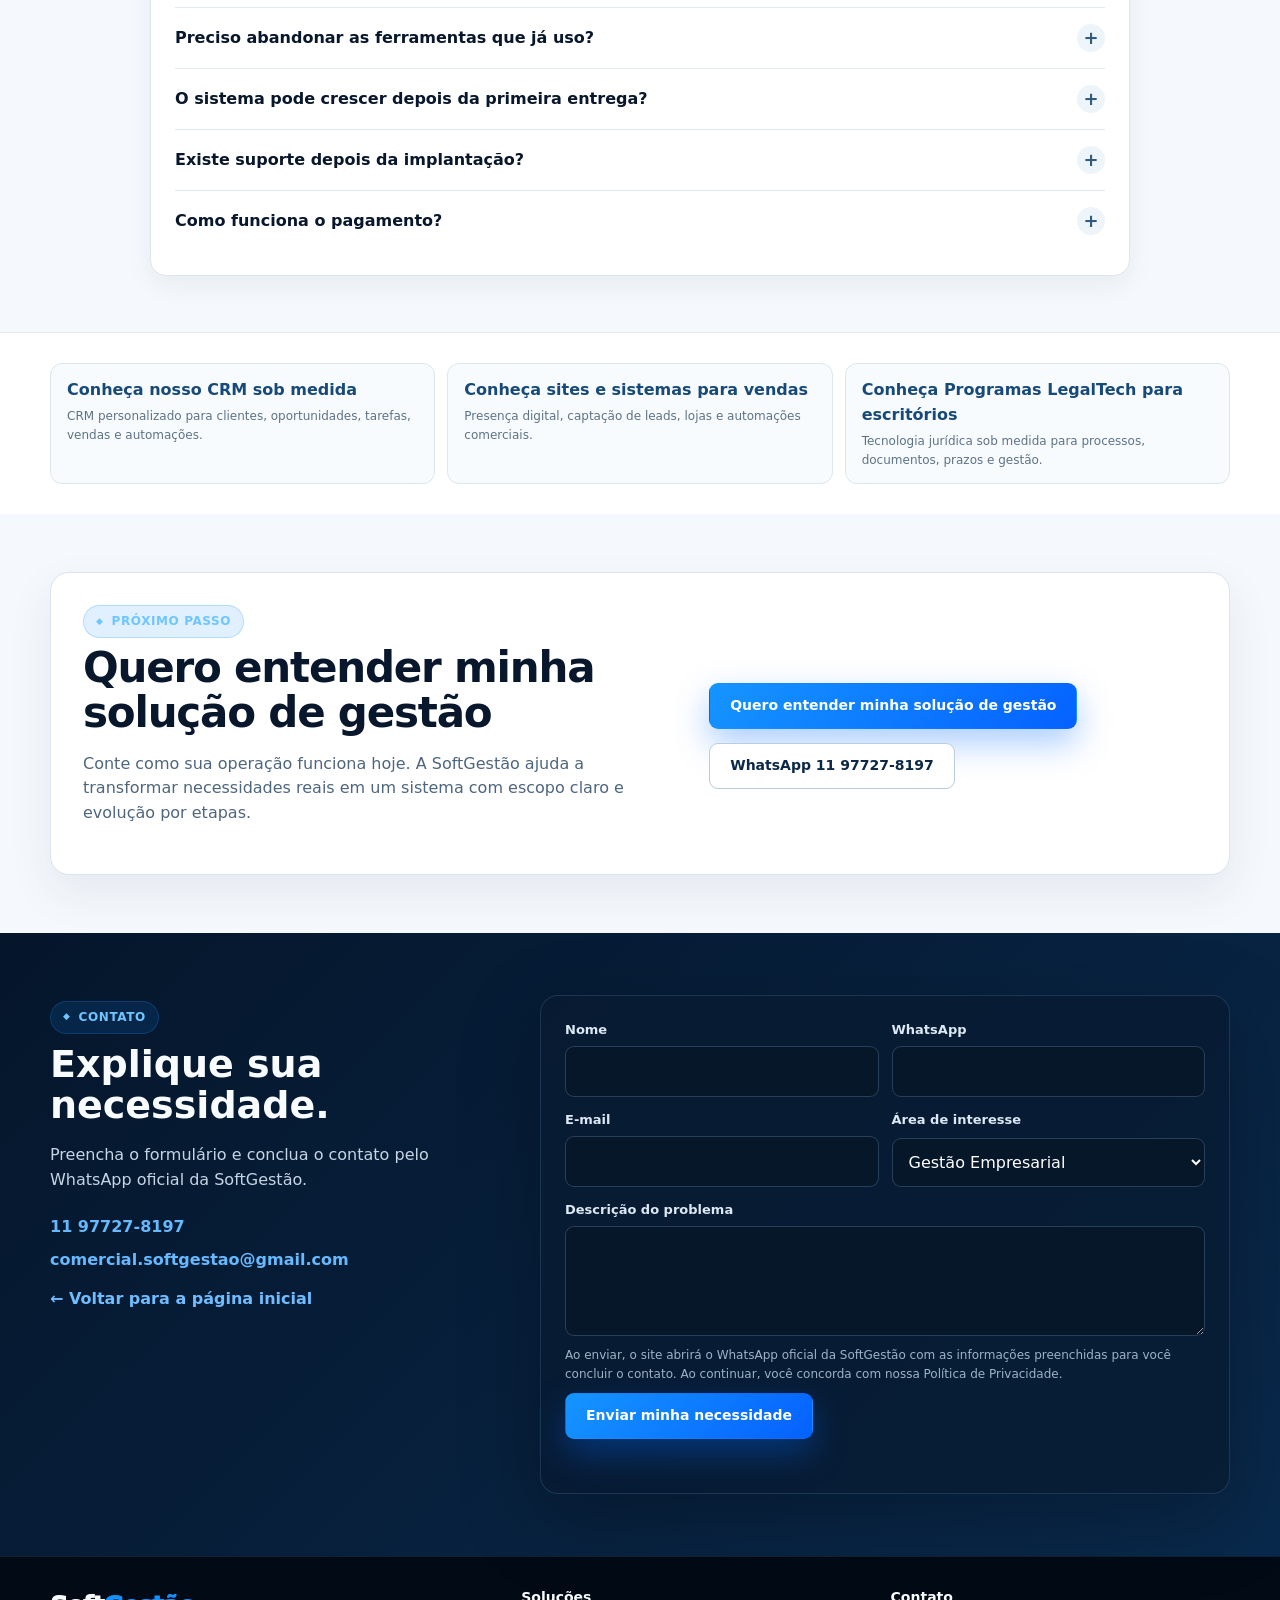
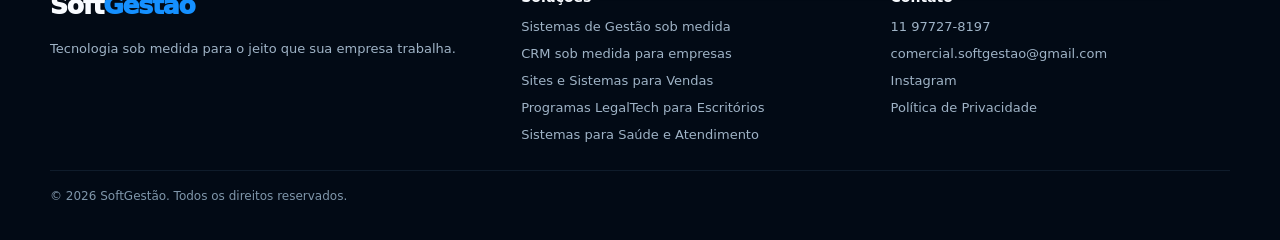
<file: solucoes/gestao-empresarial/index.html>
<!DOCTYPE html>
<html lang="pt-BR">
<head>
<meta charset="UTF-8"><meta name="viewport" content="width=device-width,initial-scale=1.0">
<title>Gestão Empresarial Sob Medida | SoftGestão</title>
<meta name="description" content="Sistemas sob medida para organizar a operação, o financeiro, o estoque, o CRM e os processos da sua empresa.">
<meta name="robots" content="index, follow, max-image-preview:large"><link rel="canonical" href="https://www.softgestao.com.br/solucoes/gestao-empresarial/">
<link rel="icon" type="image/png" href="../../favicon.png"><link rel="icon" type="image/x-icon" href="../../favicon.ico"><meta name="theme-color" content="#061326">
<meta property="og:locale" content="pt_BR"><meta property="og:type" content="website"><meta property="og:site_name" content="SoftGestão"><meta property="og:title" content="Gestão Empresarial Sob Medida | SoftGestão"><meta property="og:description" content="Sistemas sob medida para organizar a operação, o financeiro, o estoque, o CRM e os processos da sua empresa."><meta property="og:url" content="https://www.softgestao.com.br/solucoes/gestao-empresarial/"><meta property="og:image" content="https://www.softgestao.com.br/assets/og-image.png">
<meta name="twitter:card" content="summary_large_image"><meta name="twitter:title" content="Gestão Empresarial Sob Medida | SoftGestão"><meta name="twitter:description" content="Sistemas sob medida para organizar a operação, o financeiro, o estoque, o CRM e os processos da sua empresa."><meta name="twitter:image" content="https://www.softgestao.com.br/assets/og-image.png">
<script type="application/ld+json">{"@context":"https://schema.org","@graph":[{"@type":"Service","name":"Gestão Empresarial","provider":{"@type":"ProfessionalService","name":"SoftGestão","url":"https://www.softgestao.com.br/"},"areaServed":"BR","url":"https://www.softgestao.com.br/solucoes/gestao-empresarial/","description":"Sistemas sob medida para organizar a operação, o financeiro, o estoque, o CRM e os processos da sua empresa."},{"@type":"Service","name":"CRM sob medida","serviceType":"CRM personalizado para empresas","provider":{"@type":"ProfessionalService","name":"SoftGestão","url":"https://www.softgestao.com.br/"},"areaServed":"BR","url":"https://www.softgestao.com.br/solucoes/gestao-empresarial/#crm-sob-medida"},{"@type":"BreadcrumbList","itemListElement":[{"@type":"ListItem","position":1,"name":"Início","item":"https://www.softgestao.com.br/"},{"@type":"ListItem","position":2,"name":"Gestão Empresarial","item":"https://www.softgestao.com.br/solucoes/gestao-empresarial/"}]},{"@type":"FAQPage","mainEntity":[{"@type":"Question","name":"Quanto custa um sistema de gestão sob medida?","acceptedAnswer":{"@type":"Answer","text":"Os projetos sob medida da SoftGestão partem de R$ 1.000,00. O valor final é definido após o levantamento do escopo, considerando funcionalidades, integrações e complexidade."}},{"@type":"Question","name":"Vocês desenvolvem CRM sob medida?","acceptedAnswer":{"@type":"Answer","text":"Sim. A SoftGestão desenvolve sistemas CRM personalizados para empresas que precisam organizar clientes, oportunidades, atendimentos, tarefas, histórico de contatos, vendas e processos comerciais de acordo com sua própria operação."}},{"@type":"Question","name":"Quanto tempo leva para desenvolver?","acceptedAnswer":{"@type":"Answer","text":"O prazo varia conforme o escopo. Depois do levantamento inicial, a proposta comercial apresenta as etapas e a previsão de entrega. Projetos maiores podem ser organizados por fases."}},{"@type":"Question","name":"Preciso abandonar as ferramentas que já uso?","acceptedAnswer":{"@type":"Answer","text":"Não necessariamente. O projeto pode prever integrações ou uma migração gradual, de acordo com as ferramentas atuais e com a viabilidade técnica de cada integração."}},{"@type":"Question","name":"O sistema pode crescer depois da primeira entrega?","acceptedAnswer":{"@type":"Answer","text":"Sim. A solução pode ser planejada em etapas e evoluir com novos módulos, regras, relatórios e integrações conforme a necessidade da operação."}},{"@type":"Question","name":"Existe suporte depois da implantação?","acceptedAnswer":{"@type":"Answer","text":"Suporte, manutenção e evolução podem fazer parte da contratação e são definidos na proposta comercial de acordo com a necessidade do projeto."}},{"@type":"Question","name":"Como funciona o pagamento?","acceptedAnswer":{"@type":"Answer","text":"As condições de pagamento são definidas na proposta comercial, de acordo com o escopo e as etapas do projeto."}}]}]}</script>
<link rel="stylesheet" href="../../assets/styles.css"><link rel="stylesheet" href="../../assets/seo-content.css">
</head>
<body style="--theme:#168cff;--theme-soft:#6fc6ff;--theme-glow:rgba(22,140,255,.22)">
<a class="skip-link" href="#conteudo">Pular para o conteúdo</a>
<header class="site-header"><div class="container nav"><a class="brand" href="../../" aria-label="SoftGestão - Página inicial">Soft<span>Gestão</span></a><nav class="nav-links" aria-label="Navegação principal"><a href="../../#solucoes">Soluções ↓</a><a href="../../#processo">Como funciona</a><a href="../../#depoimentos">Depoimentos</a><a href="#contato">Quero Minha Proposta</a></nav><div class="nav-actions"><a class="phone-link" href="tel:+5511977278197"><span class="wa-dot" aria-hidden="true">✓</span>11 97727-8197</a><a class="btn btn-outline" href="https://wa.me/5511977278197?text=Ol%C3%A1%21%20Vim%20pelo%20site%20da%20SoftGest%C3%A3o%20e%20quero%20organizar%20melhor%20a%20gest%C3%A3o%20da%20minha%20empresa.%20Gostaria%20de%20entender%20qual%20sistema%20seria%20adequado%20para%20minha%20opera%C3%A7%C3%A3o." target="_blank" rel="noopener">Falar no WhatsApp</a></div><button class="menu-btn" type="button" aria-label="Abrir menu" aria-expanded="false" aria-controls="mobile-menu">☰</button></div><nav class="mobile-nav container" id="mobile-menu" aria-label="Navegação móvel"><a href="../../#solucoes">Soluções</a><a href="../../#processo">Como funciona</a><a href="../../#depoimentos">Depoimentos</a><a href="#contato">Quero Minha Proposta</a><a href="https://wa.me/5511977278197?text=Ol%C3%A1%21%20Vim%20pelo%20site%20da%20SoftGest%C3%A3o%20e%20quero%20organizar%20melhor%20a%20gest%C3%A3o%20da%20minha%20empresa.%20Gostaria%20de%20entender%20qual%20sistema%20seria%20adequado%20para%20minha%20opera%C3%A7%C3%A3o." target="_blank" rel="noopener">WhatsApp 11 97727-8197</a></nav></header>
<main id="conteudo">
<div class="solution-stage"><div class="container breadcrumbs" aria-label="Breadcrumb"><a href="../../">Início</a><span aria-hidden="true">/</span>Gestão Empresarial</div><section class="solution-hero"><div class="container solution-hero-grid"><div><span class="solution-kicker">Gestão Empresarial</span><h1>Organize sua operação e tenha <span>mais controle</span> sobre o seu negócio.</h1><p class="hero-copy">Desenvolvemos sistemas sob medida para condomínios, estacionamentos, lava-rápidos, restaurantes, lojas, empresas de serviços e operações administrativas.</p><div class="hero-actions"><a class="btn btn-primary" href="#contato">Quero organizar minha operação</a><a class="btn btn-ghost" href="https://wa.me/5511977278197?text=Ol%C3%A1%21%20Vim%20pelo%20site%20da%20SoftGest%C3%A3o%20e%20quero%20organizar%20melhor%20a%20gest%C3%A3o%20da%20minha%20empresa.%20Gostaria%20de%20entender%20qual%20sistema%20seria%20adequado%20para%20minha%20opera%C3%A7%C3%A3o." target="_blank" rel="noopener">Falar no WhatsApp</a></div><div class="hero-meta"><p class="hero-note"><span class="clock" aria-hidden="true"></span>Conversa inicial sem compromisso e resposta em até 24 horas.</p><span class="price-pill">Projetos sob medida <strong>a partir de R$ 1.000,00</strong></span><span class="price-note">Valor final conforme escopo.</span></div></div><div class="product-mock" aria-label="Interface demonstrativa de Gestão Empresarial"><div class="product-shell"><div class="product-screen" aria-hidden="true"><aside class="product-sidebar"><div class="product-mark"></div><div class="product-nav-item active"></div><div class="product-nav-item"></div><div class="product-nav-item"></div><div class="product-nav-item"></div><div class="product-nav-item"></div></aside><div class="product-main"><div class="product-head"><div class="product-title"></div><div class="product-pill"></div></div><div class="product-metrics"><div class="product-metric"><small>Operação</small><strong>Centralizada</strong><em>visão organizada</em></div><div class="product-metric"><small>Rotinas</small><strong>Organizadas</strong><em>visão organizada</em></div><div class="product-metric"><small>Indicadores</small><strong>Visíveis</strong><em>visão organizada</em></div></div><div class="product-panels"><div class="product-panel"><div class="product-panel-title"></div><div class="barset"><i></i><i></i><i></i><i></i><i></i><i></i></div></div><div class="product-panel"><div class="product-panel-title"></div><div class="mini-list"><i></i><i></i><i></i><i></i></div></div></div></div></div></div><div class="product-badge"><strong>Gestão conectada</strong><span>Painel, financeiro, estoque, CRM e processos em uma única experiência.</span></div></div></div></section></div>
<section class="trust-strip" aria-label="Experiência e investimento"><div class="container trust-grid"><div class="trust-item"><strong>Desde 2020</strong><span>Desenvolvimento sob medida</span></div><div class="trust-item"><strong>Multissetorial</strong><span>Experiência em diferentes tipos de operação</span></div><div class="trust-item"><strong>Sob medida</strong><span>Fluxos e integrações adaptados à rotina</span></div><div class="trust-item price"><strong>A partir de R$ 1.000,00</strong><span>Valor final conforme o escopo</span></div></div></section>
<section class="light-section" id="sistemas-para-condominios"><div class="container reveal"><h2 class="section-title">Menos planilhas. Mais visão da operação.</h2><div class="split-cards"><article class="problem-card"><h2>Desafios comuns</h2><ul class="list-clean"><li>Informações espalhadas em planilhas e mensagens.</li><li>Falta de visão sobre entradas, saídas e tarefas.</li><li>Processos repetitivos e sujeitos a erro.</li><li>Dificuldade para acompanhar a equipe e os resultados.</li></ul></article><article class="solution-card"><h2>O que pode fazer parte da solução</h2><ul class="list-clean"><li>Painéis administrativos.</li><li>Controle financeiro e operacional.</li><li>Estoque, CRM e vendas.</li><li>Gestão de entradas e saídas.</li><li>Relatórios e indicadores.</li><li>Integrações com WhatsApp, pagamentos e outros sistemas.</li></ul></article></div></div></section>
<section class="feature-band"><div class="container reveal"><div class="feature-head"><h2>Uma solução desenhada para a sua rotina.</h2><p>Funcionalidades combinadas de acordo com o processo real da sua empresa, sem obrigar sua operação a caber em um sistema genérico.</p></div><div class="feature-grid"><article class="feature-card"><div class="feature-icon" aria-hidden="true">▦</div><h3>Painéis administrativos</h3><p>Visualize informações importantes sem depender de controles espalhados.</p></article><article class="feature-card"><div class="feature-icon" aria-hidden="true">↔</div><h3>Fluxos integrados</h3><p>Conecte etapas da operação e reduza tarefas manuais.</p></article><article class="feature-card"><div class="feature-icon" aria-hidden="true">▤</div><h3>Indicadores e relatórios</h3><p>Acompanhe resultados com dados organizados em um só lugar.</p></article><article class="feature-card"><div class="feature-icon" aria-hidden="true">◎</div><h3>CRM e relacionamento</h3><p>Centralize clientes, oportunidades e histórico de contato.</p></article><article class="feature-card"><div class="feature-icon" aria-hidden="true">▣</div><h3>Estoque e movimentações</h3><p>Controle entradas, saídas e itens de forma estruturada.</p></article><article class="feature-card"><div class="feature-icon" aria-hidden="true">⌘</div><h3>Sistema sob medida</h3><p>Adapte telas, regras e processos ao funcionamento real da empresa.</p></article></div></div></section>
<section class="crm-section" id="crm-sob-medida"><div class="container reveal"><div class="crm-panel"><div><span class="solution-kicker">CRM sob medida</span><h2>CRM sob medida: monte do seu jeito.</h2><p>Um sistema CRM personalizado para acompanhar clientes, oportunidades e processos da forma como sua empresa realmente trabalha.</p><p>Em vez de adaptar sua operação a um CRM genérico, a SoftGestão pode desenvolver uma solução personalizada com funil de vendas, histórico de contatos, tarefas, responsáveis, propostas, lembretes, relatórios, integrações e automações de acordo com a necessidade do negócio.</p><p class="crm-price">Projetos de CRM sob medida a partir de R$ 1.000,00. O valor final depende do escopo.</p><div class="crm-actions"><a class="btn btn-primary" href="#contato">Quero meu CRM sob medida</a><a class="btn btn-secondary" href="https://wa.me/5511977278197?text=Ol%C3%A1%21%20Vim%20pelo%20site%20da%20SoftGest%C3%A3o%20e%20tenho%20interesse%20em%20um%20CRM%20sob%20medida%20para%20minha%20empresa.%20Gostaria%20de%20entender%20como%20podemos%20montar%20o%20CRM%20de%20acordo%20com%20a%20minha%20opera%C3%A7%C3%A3o." target="_blank" rel="noopener">Falar no WhatsApp</a></div></div><div class="crm-features"><div class="crm-feature"><strong>Funil de vendas</strong><br>Etapas adaptadas ao seu processo comercial.</div><div class="crm-feature"><strong>Clientes e oportunidades</strong><br>Histórico e informações centralizadas.</div><div class="crm-feature"><strong>Tarefas e responsáveis</strong><br>Acompanhamento das próximas ações.</div><div class="crm-feature"><strong>Propostas e lembretes</strong><br>Organização do relacionamento comercial.</div><div class="crm-feature"><strong>Relatórios</strong><br>Indicadores úteis para acompanhar a operação.</div><div class="crm-feature"><strong>Integrações e automações</strong><br>Conexões definidas conforme viabilidade técnica.</div></div></div></div></section>
<section class="faq-section"><div class="container reveal"><div class="faq-box"><h2>Perguntas frequentes</h2><p class="faq-intro">Respostas objetivas sobre investimento, prazo, suporte e funcionamento do projeto.</p><details><summary>Quanto custa um sistema de gestão sob medida?</summary><p>Os projetos sob medida da SoftGestão partem de R$ 1.000,00. O valor final é definido após o levantamento do escopo, considerando funcionalidades, integrações e complexidade.</p></details><details><summary>Vocês desenvolvem CRM sob medida?</summary><p>Sim. A SoftGestão desenvolve sistemas CRM personalizados para empresas que precisam organizar clientes, oportunidades, atendimentos, tarefas, histórico de contatos, vendas e processos comerciais de acordo com sua própria operação.</p></details><details><summary>Quanto tempo leva para desenvolver?</summary><p>O prazo varia conforme o escopo. Depois do levantamento inicial, a proposta comercial apresenta as etapas e a previsão de entrega. Projetos maiores podem ser organizados por fases.</p></details><details><summary>Preciso abandonar as ferramentas que já uso?</summary><p>Não necessariamente. O projeto pode prever integrações ou uma migração gradual, de acordo com as ferramentas atuais e com a viabilidade técnica de cada integração.</p></details><details><summary>O sistema pode crescer depois da primeira entrega?</summary><p>Sim. A solução pode ser planejada em etapas e evoluir com novos módulos, regras, relatórios e integrações conforme a necessidade da operação.</p></details><details><summary>Existe suporte depois da implantação?</summary><p>Suporte, manutenção e evolução podem fazer parte da contratação e são definidos na proposta comercial de acordo com a necessidade do projeto.</p></details><details><summary>Como funciona o pagamento?</summary><p>As condições de pagamento são definidas na proposta comercial, de acordo com o escopo e as etapas do projeto.</p></details></div></div></section>
<section class="related-links" aria-label="Soluções relacionadas"><div class="container"><div class="related-links-grid"><a class="related-link" href="#crm-sob-medida">Conheça nosso CRM sob medida<span>CRM personalizado para clientes, oportunidades, tarefas, vendas e automações.</span></a><a class="related-link" href="../sites-e-vendas/">Conheça sites e sistemas para vendas<span>Presença digital, captação de leads, lojas e automações comerciais.</span></a><a class="related-link" href="../legaltech/">Conheça Programas LegalTech para escritórios<span>Tecnologia jurídica sob medida para processos, documentos, prazos e gestão.</span></a></div></div></section>
<section class="solution-cta"><div class="container reveal"><div class="solution-cta-panel"><div><span class="solution-kicker">Próximo passo</span><h2>Quero entender minha solução de gestão</h2><p>Conte como sua operação funciona hoje. A SoftGestão ajuda a transformar necessidades reais em um sistema com escopo claro e evolução por etapas.</p></div><div class="hero-actions"><a class="btn btn-primary" href="#contato">Quero entender minha solução de gestão</a><a class="btn btn-ghost" href="https://wa.me/5511977278197?text=Ol%C3%A1%21%20Vim%20pelo%20site%20da%20SoftGest%C3%A3o%20e%20quero%20organizar%20melhor%20a%20gest%C3%A3o%20da%20minha%20empresa.%20Gostaria%20de%20entender%20qual%20sistema%20seria%20adequado%20para%20minha%20opera%C3%A7%C3%A3o." target="_blank" rel="noopener">WhatsApp 11 97727-8197</a></div></div></div></section>
<section id="contato" class="solution-contact"><div class="container contact-grid reveal"><div class="contact-card-copy"><span class="solution-kicker">Contato</span><h2>Explique sua necessidade.</h2><p>Preencha o formulário e conclua o contato pelo WhatsApp oficial da SoftGestão.</p><div class="contact-links"><a href="tel:+5511977278197">11 97727-8197</a><a href="mailto:comercial.softgestao@gmail.com">comercial.softgestao@gmail.com</a></div><a class="backlink" href="../../">← Voltar para a página inicial</a></div><form class="form-card contact-form" novalidate data-base-message="Olá! Vim pelo site da SoftGestão e quero organizar melhor a gestão da minha empresa. Gostaria de entender qual sistema seria adequado para minha operação."><div class="form-grid"><div class="field"><label for="gestao-empresarial-nome">Nome</label><input id="gestao-empresarial-nome" name="nome" autocomplete="name" required></div><div class="field"><label for="gestao-empresarial-whatsapp">WhatsApp</label><input id="gestao-empresarial-whatsapp" name="whatsapp" type="tel" autocomplete="tel" inputmode="tel" required></div><div class="field"><label for="gestao-empresarial-email">E-mail</label><input id="gestao-empresarial-email" name="email" type="email" autocomplete="email" required></div><div class="field"><label for="gestao-empresarial-area">Área de interesse</label><select id="gestao-empresarial-area" name="area" required><option value="Gestão Empresarial" selected>Gestão Empresarial</option><option value="Sites e Vendas">Sites e Vendas</option><option value="Programas LegalTech">Programas LegalTech</option><option value="Saúde e Atendimento">Saúde e Atendimento</option><option value="Outro projeto">Outro projeto</option></select></div><div class="field full"><label for="gestao-empresarial-problema">Descrição do problema</label><textarea id="gestao-empresarial-problema" name="problema" required></textarea></div></div><p class="form-note">Ao enviar, o site abrirá o WhatsApp oficial da SoftGestão com as informações preenchidas para você concluir o contato. Ao continuar, você concorda com nossa <a href="../../privacidade/">Política de Privacidade</a>.</p><button class="btn btn-primary" type="submit">Enviar minha necessidade</button><div class="form-status" role="status" aria-live="polite"></div></form></div></section>
</main>
<footer><div class="container"><div class="footer-grid"><div><div class="brand">Soft<span>Gestão</span></div><p>Tecnologia sob medida para o jeito que sua empresa trabalha.</p></div><div><div class="footer-title">Soluções</div><div class="footer-links"><a href="../gestao-empresarial/">Sistemas de Gestão sob medida</a><a href="../gestao-empresarial/#crm-sob-medida">CRM sob medida para empresas</a><a href="../sites-e-vendas/">Sites e Sistemas para Vendas</a><a href="../legaltech/">Programas LegalTech para Escritórios</a><a href="../saude-e-atendimento/">Sistemas para Saúde e Atendimento</a></div></div><div><div class="footer-title">Contato</div><div class="footer-links"><a href="tel:+5511977278197">11 97727-8197</a><a href="mailto:comercial.softgestao@gmail.com">comercial.softgestao@gmail.com</a><a href="https://www.instagram.com/soft.gestao.desenvolvimento" target="_blank" rel="noopener">Instagram</a><a href="../../privacidade/">Política de Privacidade</a></div></div></div><div class="copyright">© <span data-year></span> SoftGestão. Todos os direitos reservados.</div></div></footer>
<div class="floating inner-floating" aria-label="Atalhos de contato"><a class="float-btn wa" href="https://wa.me/5511977278197?text=Ol%C3%A1%21%20Vim%20pelo%20site%20da%20SoftGest%C3%A3o%20e%20quero%20organizar%20melhor%20a%20gest%C3%A3o%20da%20minha%20empresa.%20Gostaria%20de%20entender%20qual%20sistema%20seria%20adequado%20para%20minha%20opera%C3%A7%C3%A3o." target="_blank" rel="noopener" aria-label="Falar com a SoftGestão pelo WhatsApp">◉</a><a class="float-btn" href="tel:+5511977278197" aria-label="Ligar para a SoftGestão">☎</a><a class="float-btn" href="#" aria-label="Voltar ao topo">↑</a></div><script src="../../assets/site.js" defer></script>
</body></html>
</file>
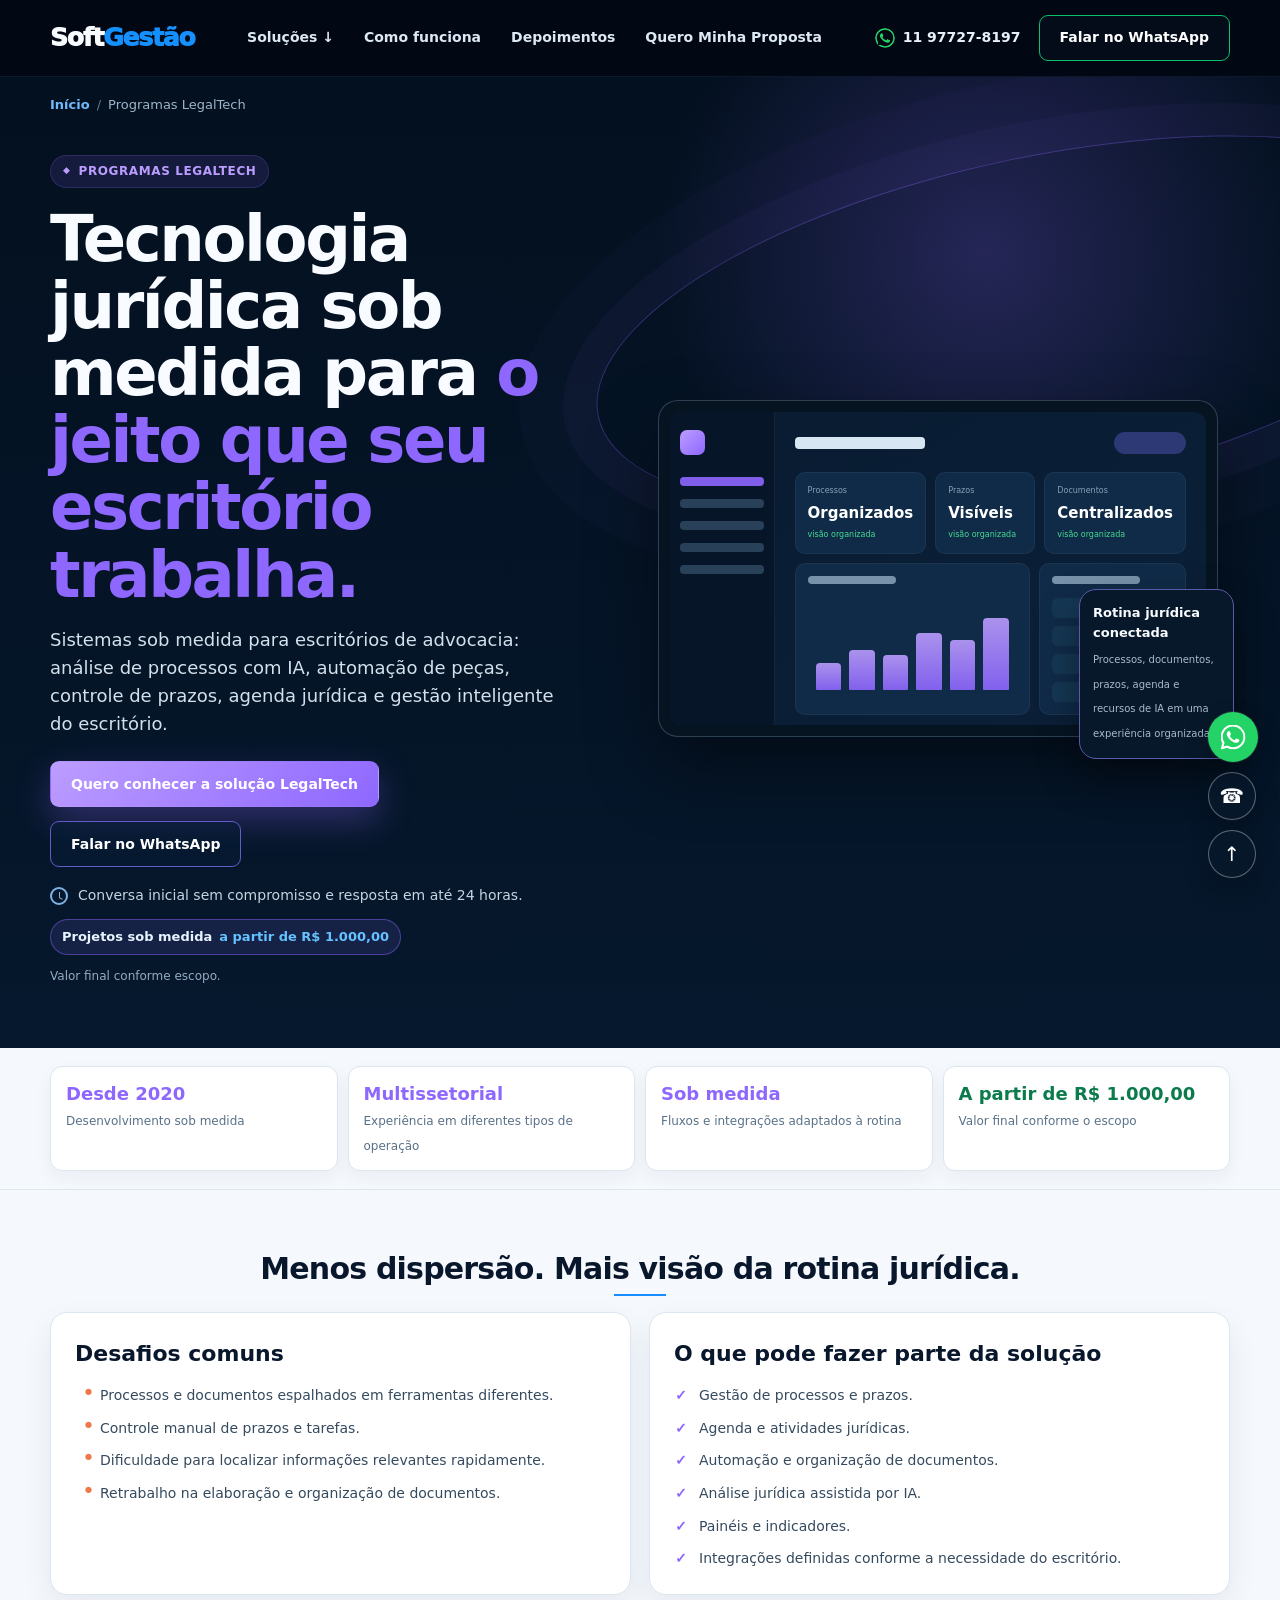
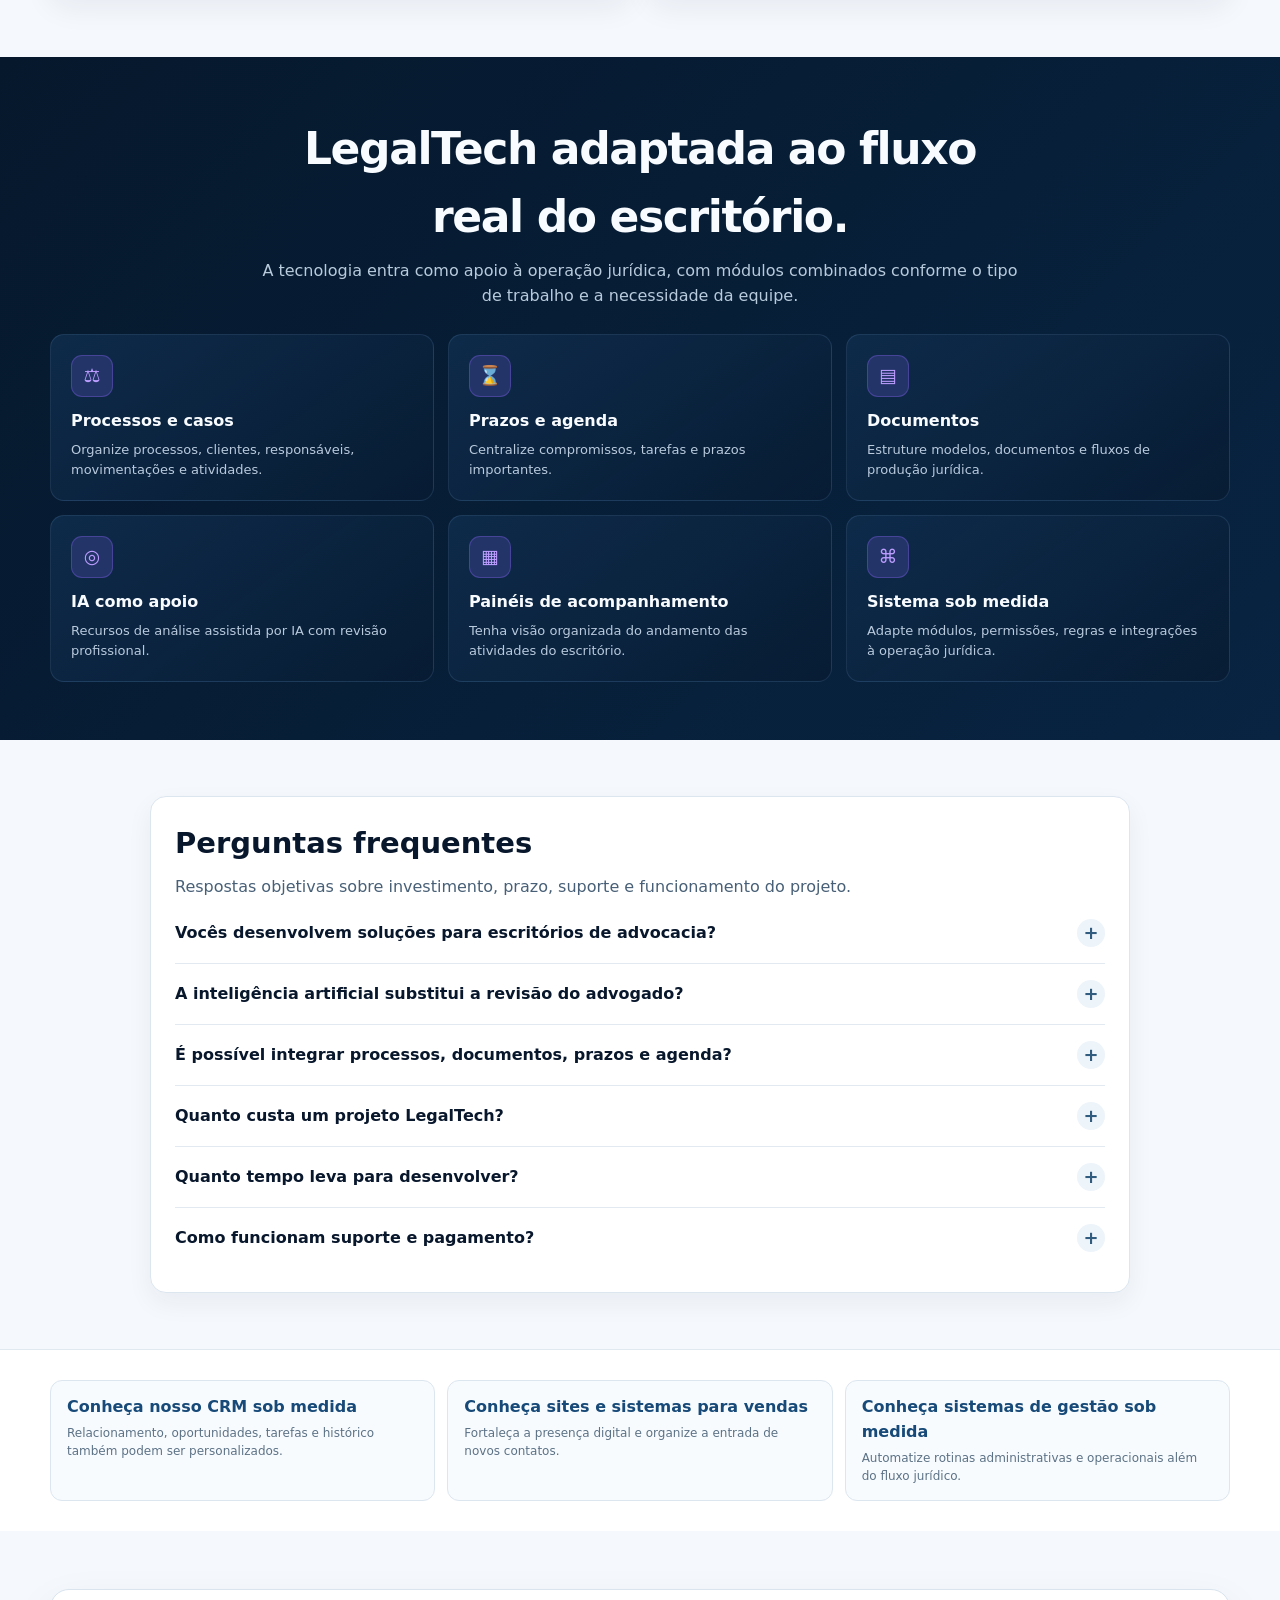
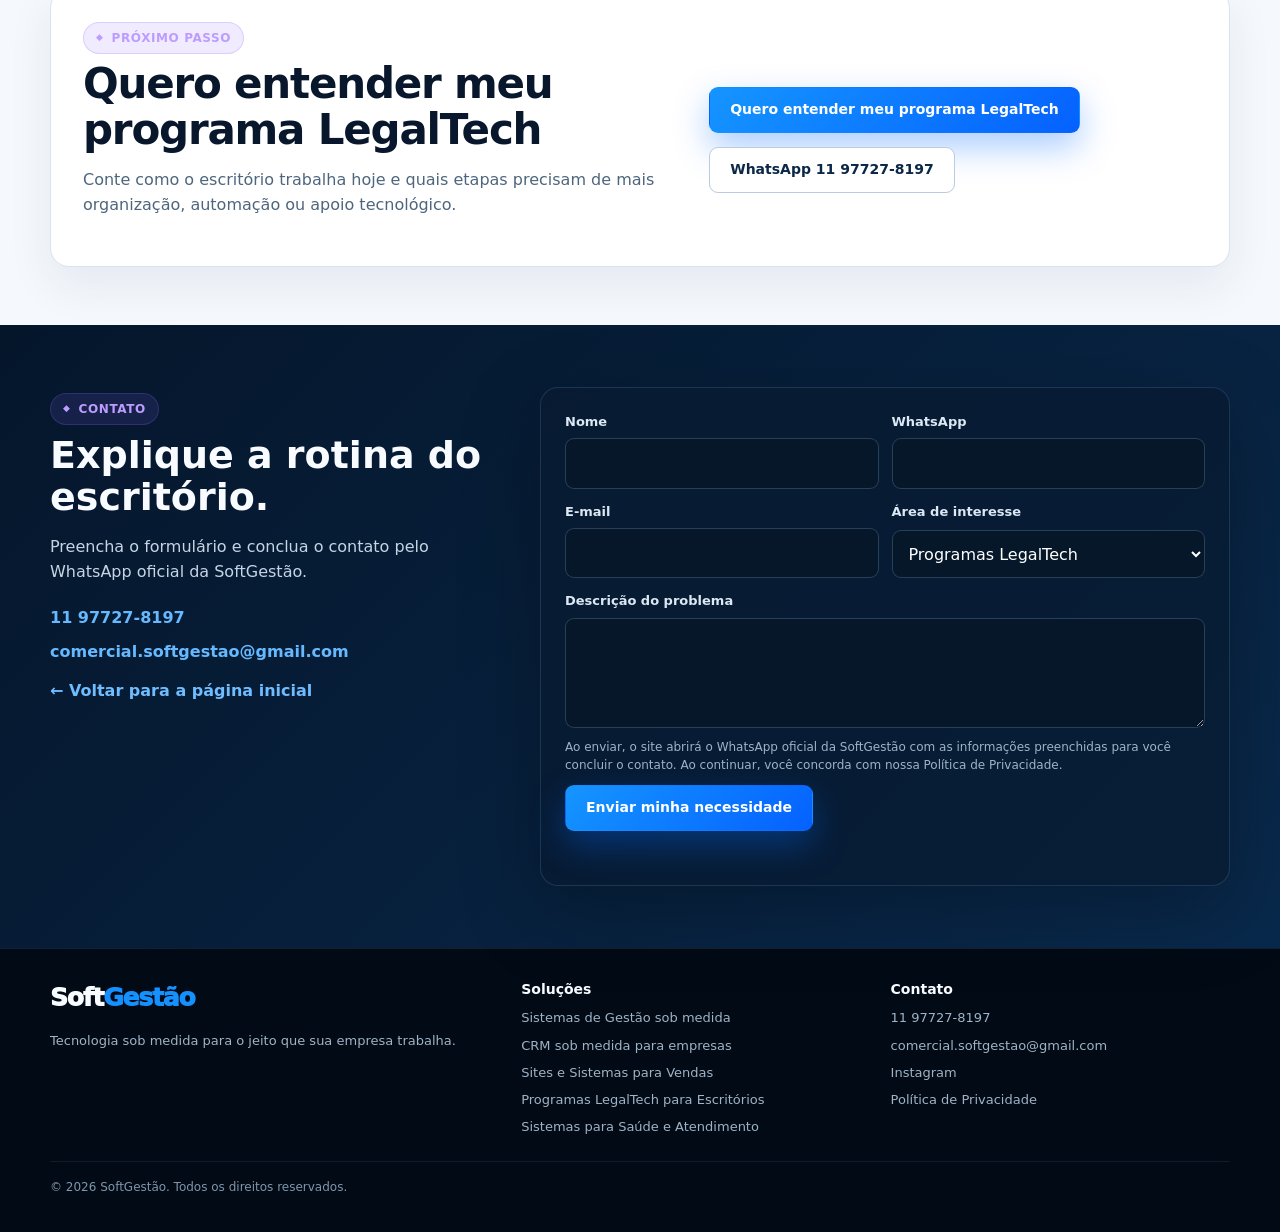
<file: solucoes/legaltech/index.html>
<!DOCTYPE html>
<html lang="pt-BR"><head><meta charset="UTF-8"><meta name="viewport" content="width=device-width,initial-scale=1.0"><title>LegalTech para Escritórios de Advocacia | SoftGestão</title><meta name="description" content="Programas LegalTech sob medida para escritórios de advocacia: IA, documentos, processos, prazos, agenda e gestão inteligente."><meta name="robots" content="index, follow, max-image-preview:large"><link rel="canonical" href="https://www.softgestao.com.br/solucoes/legaltech/"><link rel="icon" type="image/png" href="../../favicon.png"><link rel="icon" type="image/x-icon" href="../../favicon.ico"><meta name="theme-color" content="#061326"><meta property="og:locale" content="pt_BR"><meta property="og:type" content="website"><meta property="og:site_name" content="SoftGestão"><meta property="og:title" content="LegalTech para Escritórios de Advocacia | SoftGestão"><meta property="og:description" content="Programas LegalTech sob medida para escritórios de advocacia: IA, documentos, processos, prazos, agenda e gestão inteligente."><meta property="og:url" content="https://www.softgestao.com.br/solucoes/legaltech/"><meta property="og:image" content="https://www.softgestao.com.br/assets/og-image.png"><meta name="twitter:card" content="summary_large_image"><meta name="twitter:title" content="LegalTech para Escritórios de Advocacia | SoftGestão"><meta name="twitter:description" content="Programas LegalTech sob medida para escritórios de advocacia: IA, documentos, processos, prazos, agenda e gestão inteligente."><meta name="twitter:image" content="https://www.softgestao.com.br/assets/og-image.png"><script type="application/ld+json">{"@context":"https://schema.org","@graph":[{"@type":"Service","name":"Programas LegalTech","provider":{"@type":"ProfessionalService","name":"SoftGestão","url":"https://www.softgestao.com.br/"},"areaServed":"BR","url":"https://www.softgestao.com.br/solucoes/legaltech/","description":"Programas LegalTech sob medida para escritórios de advocacia: IA, documentos, processos, prazos, agenda e gestão inteligente."},{"@type":"BreadcrumbList","itemListElement":[{"@type":"ListItem","position":1,"name":"Início","item":"https://www.softgestao.com.br/"},{"@type":"ListItem","position":2,"name":"Programas LegalTech","item":"https://www.softgestao.com.br/solucoes/legaltech/"}]},{"@type":"FAQPage","mainEntity":[{"@type":"Question","name":"Vocês desenvolvem soluções para escritórios de advocacia?","acceptedAnswer":{"@type":"Answer","text":"Sim. Criamos programas LegalTech sob medida para escritórios de advocacia, com recursos de análise jurídica assistida por IA, automação de documentos, controle de processos, prazos e agenda."}},{"@type":"Question","name":"A inteligência artificial substitui a revisão do advogado?","acceptedAnswer":{"@type":"Answer","text":"Não. Os recursos de IA são ferramentas de apoio. A revisão, validação e decisão jurídica continuam sob responsabilidade do profissional habilitado."}},{"@type":"Question","name":"É possível integrar processos, documentos, prazos e agenda?","acceptedAnswer":{"@type":"Answer","text":"Sim. Esses módulos podem ser combinados em uma solução única, conforme o fluxo de trabalho do escritório e a viabilidade das integrações necessárias."}},{"@type":"Question","name":"Quanto custa um projeto LegalTech?","acceptedAnswer":{"@type":"Answer","text":"Os projetos sob medida da SoftGestão partem de R$ 1.000,00. O valor final depende do escopo, volume de automações, integrações, recursos de IA e complexidade da solução."}},{"@type":"Question","name":"Quanto tempo leva para desenvolver?","acceptedAnswer":{"@type":"Answer","text":"O prazo é definido depois do levantamento do fluxo do escritório e das funcionalidades prioritárias. Projetos maiores podem ser entregues por fases."}},{"@type":"Question","name":"Como funcionam suporte e pagamento?","acceptedAnswer":{"@type":"Answer","text":"As condições de pagamento, suporte, manutenção e evolução são definidas na proposta comercial de acordo com o escopo e as etapas do projeto."}}]}]}</script><link rel="stylesheet" href="../../assets/styles.css"><link rel="stylesheet" href="../../assets/seo-content.css"></head>
<body style="--theme:#8e67ff;--theme-soft:#bc9dff;--theme-glow:rgba(142,103,255,.24)"><a class="skip-link" href="#conteudo">Pular para o conteúdo</a><header class="site-header"><div class="container nav"><a class="brand" href="../../" aria-label="SoftGestão - Página inicial">Soft<span>Gestão</span></a><nav class="nav-links" aria-label="Navegação principal"><a href="../../#solucoes">Soluções ↓</a><a href="../../#processo">Como funciona</a><a href="../../#depoimentos">Depoimentos</a><a href="#contato">Quero Minha Proposta</a></nav><div class="nav-actions"><a class="phone-link" href="tel:+5511977278197"><span class="wa-dot" aria-hidden="true">✓</span>11 97727-8197</a><a class="btn btn-outline" href="https://wa.me/5511977278197?text=Ol%C3%A1%21%20Vim%20pelo%20site%20da%20SoftGest%C3%A3o%20e%20tenho%20interesse%20em%20um%20programa%20LegalTech%20sob%20medida%20para%20meu%20escrit%C3%B3rio%20de%20advocacia.%20Pode%20me%20passar%20mais%20detalhes%3F" target="_blank" rel="noopener">Falar no WhatsApp</a></div><button class="menu-btn" type="button" aria-label="Abrir menu" aria-expanded="false" aria-controls="mobile-menu">☰</button></div><nav class="mobile-nav container" id="mobile-menu" aria-label="Navegação móvel"><a href="../../#solucoes">Soluções</a><a href="../../#processo">Como funciona</a><a href="../../#depoimentos">Depoimentos</a><a href="#contato">Quero Minha Proposta</a><a href="https://wa.me/5511977278197?text=Ol%C3%A1%21%20Vim%20pelo%20site%20da%20SoftGest%C3%A3o%20e%20tenho%20interesse%20em%20um%20programa%20LegalTech%20sob%20medida%20para%20meu%20escrit%C3%B3rio%20de%20advocacia.%20Pode%20me%20passar%20mais%20detalhes%3F" target="_blank" rel="noopener">WhatsApp 11 97727-8197</a></nav></header>
<main id="conteudo"><div class="solution-stage"><div class="container breadcrumbs" aria-label="Breadcrumb"><a href="../../">Início</a><span aria-hidden="true">/</span>Programas LegalTech</div><section class="solution-hero"><div class="container solution-hero-grid"><div><span class="solution-kicker">Programas LegalTech</span><h1>Tecnologia jurídica sob medida para <span>o jeito que seu escritório trabalha.</span></h1><p class="hero-copy">Sistemas sob medida para escritórios de advocacia: análise de processos com IA, automação de peças, controle de prazos, agenda jurídica e gestão inteligente do escritório.</p><div class="hero-actions"><a class="btn btn-primary" href="#contato">Quero conhecer a solução LegalTech</a><a class="btn btn-ghost" href="https://wa.me/5511977278197?text=Ol%C3%A1%21%20Vim%20pelo%20site%20da%20SoftGest%C3%A3o%20e%20tenho%20interesse%20em%20um%20programa%20LegalTech%20sob%20medida%20para%20meu%20escrit%C3%B3rio%20de%20advocacia.%20Pode%20me%20passar%20mais%20detalhes%3F" target="_blank" rel="noopener">Falar no WhatsApp</a></div><div class="hero-meta"><p class="hero-note"><span class="clock" aria-hidden="true"></span>Conversa inicial sem compromisso e resposta em até 24 horas.</p><span class="price-pill">Projetos sob medida <strong>a partir de R$ 1.000,00</strong></span><span class="price-note">Valor final conforme escopo.</span></div></div><div class="product-mock" aria-label="Interface demonstrativa de Programas LegalTech"><div class="product-shell"><div class="product-screen" aria-hidden="true"><aside class="product-sidebar"><div class="product-mark"></div><div class="product-nav-item active"></div><div class="product-nav-item"></div><div class="product-nav-item"></div><div class="product-nav-item"></div><div class="product-nav-item"></div></aside><div class="product-main"><div class="product-head"><div class="product-title"></div><div class="product-pill"></div></div><div class="product-metrics"><div class="product-metric"><small>Processos</small><strong>Organizados</strong><em>visão organizada</em></div><div class="product-metric"><small>Prazos</small><strong>Visíveis</strong><em>visão organizada</em></div><div class="product-metric"><small>Documentos</small><strong>Centralizados</strong><em>visão organizada</em></div></div><div class="product-panels"><div class="product-panel"><div class="product-panel-title"></div><div class="barset"><i></i><i></i><i></i><i></i><i></i><i></i></div></div><div class="product-panel"><div class="product-panel-title"></div><div class="mini-list"><i></i><i></i><i></i><i></i></div></div></div></div></div></div><div class="product-badge"><strong>Rotina jurídica conectada</strong><span>Processos, documentos, prazos, agenda e recursos de IA em uma experiência organizada.</span></div></div></div></section></div>
<section class="trust-strip" aria-label="Experiência e investimento"><div class="container trust-grid"><div class="trust-item"><strong>Desde 2020</strong><span>Desenvolvimento sob medida</span></div><div class="trust-item"><strong>Multissetorial</strong><span>Experiência em diferentes tipos de operação</span></div><div class="trust-item"><strong>Sob medida</strong><span>Fluxos e integrações adaptados à rotina</span></div><div class="trust-item price"><strong>A partir de R$ 1.000,00</strong><span>Valor final conforme o escopo</span></div></div></section>
<section class="light-section"><div class="container reveal"><h2 class="section-title">Menos dispersão. Mais visão da rotina jurídica.</h2><div class="split-cards"><article class="problem-card"><h2>Desafios comuns</h2><ul class="list-clean"><li>Processos e documentos espalhados em ferramentas diferentes.</li><li>Controle manual de prazos e tarefas.</li><li>Dificuldade para localizar informações relevantes rapidamente.</li><li>Retrabalho na elaboração e organização de documentos.</li></ul></article><article class="solution-card"><h2>O que pode fazer parte da solução</h2><ul class="list-clean"><li>Gestão de processos e prazos.</li><li>Agenda e atividades jurídicas.</li><li>Automação e organização de documentos.</li><li>Análise jurídica assistida por IA.</li><li>Painéis e indicadores.</li><li>Integrações definidas conforme a necessidade do escritório.</li></ul></article></div></div></section>
<section class="feature-band"><div class="container reveal"><div class="feature-head"><h2>LegalTech adaptada ao fluxo real do escritório.</h2><p>A tecnologia entra como apoio à operação jurídica, com módulos combinados conforme o tipo de trabalho e a necessidade da equipe.</p></div><div class="feature-grid"><article class="feature-card"><div class="feature-icon">⚖</div><h3>Processos e casos</h3><p>Organize processos, clientes, responsáveis, movimentações e atividades.</p></article><article class="feature-card"><div class="feature-icon">⌛</div><h3>Prazos e agenda</h3><p>Centralize compromissos, tarefas e prazos importantes.</p></article><article class="feature-card"><div class="feature-icon">▤</div><h3>Documentos</h3><p>Estruture modelos, documentos e fluxos de produção jurídica.</p></article><article class="feature-card"><div class="feature-icon">◎</div><h3>IA como apoio</h3><p>Recursos de análise assistida por IA com revisão profissional.</p></article><article class="feature-card"><div class="feature-icon">▦</div><h3>Painéis de acompanhamento</h3><p>Tenha visão organizada do andamento das atividades do escritório.</p></article><article class="feature-card"><div class="feature-icon">⌘</div><h3>Sistema sob medida</h3><p>Adapte módulos, permissões, regras e integrações à operação jurídica.</p></article></div></div></section>
<section class="faq-section"><div class="container reveal"><div class="faq-box"><h2>Perguntas frequentes</h2><p class="faq-intro">Respostas objetivas sobre investimento, prazo, suporte e funcionamento do projeto.</p><details><summary>Vocês desenvolvem soluções para escritórios de advocacia?</summary><p>Sim. Criamos programas LegalTech sob medida para escritórios de advocacia, com recursos de análise jurídica assistida por IA, automação de documentos, controle de processos, prazos e agenda.</p></details><details><summary>A inteligência artificial substitui a revisão do advogado?</summary><p>Não. Os recursos de IA são ferramentas de apoio. A revisão, validação e decisão jurídica continuam sob responsabilidade do profissional habilitado.</p></details><details><summary>É possível integrar processos, documentos, prazos e agenda?</summary><p>Sim. Esses módulos podem ser combinados em uma solução única, conforme o fluxo de trabalho do escritório e a viabilidade das integrações necessárias.</p></details><details><summary>Quanto custa um projeto LegalTech?</summary><p>Os projetos sob medida da SoftGestão partem de R$ 1.000,00. O valor final depende do escopo, volume de automações, integrações, recursos de IA e complexidade da solução.</p></details><details><summary>Quanto tempo leva para desenvolver?</summary><p>O prazo é definido depois do levantamento do fluxo do escritório e das funcionalidades prioritárias. Projetos maiores podem ser entregues por fases.</p></details><details><summary>Como funcionam suporte e pagamento?</summary><p>As condições de pagamento, suporte, manutenção e evolução são definidas na proposta comercial de acordo com o escopo e as etapas do projeto.</p></details></div></div></section>
<section class="related-links" aria-label="Soluções relacionadas"><div class="container"><div class="related-links-grid"><a class="related-link" href="../gestao-empresarial/#crm-sob-medida">Conheça nosso CRM sob medida<span>Relacionamento, oportunidades, tarefas e histórico também podem ser personalizados.</span></a><a class="related-link" href="../sites-e-vendas/">Conheça sites e sistemas para vendas<span>Fortaleça a presença digital e organize a entrada de novos contatos.</span></a><a class="related-link" href="../gestao-empresarial/">Conheça sistemas de gestão sob medida<span>Automatize rotinas administrativas e operacionais além do fluxo jurídico.</span></a></div></div></section>
<section class="solution-cta"><div class="container reveal"><div class="solution-cta-panel"><div><span class="solution-kicker">Próximo passo</span><h2>Quero entender meu programa LegalTech</h2><p>Conte como o escritório trabalha hoje e quais etapas precisam de mais organização, automação ou apoio tecnológico.</p></div><div class="hero-actions"><a class="btn btn-primary" href="#contato">Quero entender meu programa LegalTech</a><a class="btn btn-ghost" href="https://wa.me/5511977278197?text=Ol%C3%A1%21%20Vim%20pelo%20site%20da%20SoftGest%C3%A3o%20e%20tenho%20interesse%20em%20um%20programa%20LegalTech%20sob%20medida%20para%20meu%20escrit%C3%B3rio%20de%20advocacia.%20Pode%20me%20passar%20mais%20detalhes%3F" target="_blank" rel="noopener">WhatsApp 11 97727-8197</a></div></div></div></section>
<section id="contato" class="solution-contact"><div class="container contact-grid reveal"><div class="contact-card-copy"><span class="solution-kicker">Contato</span><h2>Explique a rotina do escritório.</h2><p>Preencha o formulário e conclua o contato pelo WhatsApp oficial da SoftGestão.</p><div class="contact-links"><a href="tel:+5511977278197">11 97727-8197</a><a href="mailto:comercial.softgestao@gmail.com">comercial.softgestao@gmail.com</a></div><a class="backlink" href="../../">← Voltar para a página inicial</a></div><form class="form-card contact-form" novalidate data-base-message="Olá! Vim pelo site da SoftGestão e tenho interesse em um programa LegalTech sob medida para meu escritório de advocacia. Pode me passar mais detalhes?"><div class="form-grid"><div class="field"><label for="legaltech-nome">Nome</label><input id="legaltech-nome" name="nome" autocomplete="name" required></div><div class="field"><label for="legaltech-whatsapp">WhatsApp</label><input id="legaltech-whatsapp" name="whatsapp" type="tel" autocomplete="tel" inputmode="tel" required></div><div class="field"><label for="legaltech-email">E-mail</label><input id="legaltech-email" name="email" type="email" autocomplete="email" required></div><div class="field"><label for="legaltech-area">Área de interesse</label><select id="legaltech-area" name="area" required><option value="Programas LegalTech" selected>Programas LegalTech</option><option value="Gestão Empresarial">Gestão Empresarial</option><option value="Sites e Vendas">Sites e Vendas</option><option value="Saúde e Atendimento">Saúde e Atendimento</option><option value="Outro projeto">Outro projeto</option></select></div><div class="field full"><label for="legaltech-problema">Descrição do problema</label><textarea id="legaltech-problema" name="problema" required></textarea></div></div><p class="form-note">Ao enviar, o site abrirá o WhatsApp oficial da SoftGestão com as informações preenchidas para você concluir o contato. Ao continuar, você concorda com nossa <a href="../../privacidade/">Política de Privacidade</a>.</p><button class="btn btn-primary" type="submit">Enviar minha necessidade</button><div class="form-status" role="status" aria-live="polite"></div></form></div></section></main>
<footer><div class="container"><div class="footer-grid"><div><div class="brand">Soft<span>Gestão</span></div><p>Tecnologia sob medida para o jeito que sua empresa trabalha.</p></div><div><div class="footer-title">Soluções</div><div class="footer-links"><a href="../gestao-empresarial/">Sistemas de Gestão sob medida</a><a href="../gestao-empresarial/#crm-sob-medida">CRM sob medida para empresas</a><a href="../sites-e-vendas/">Sites e Sistemas para Vendas</a><a href="../legaltech/">Programas LegalTech para Escritórios</a><a href="../saude-e-atendimento/">Sistemas para Saúde e Atendimento</a></div></div><div><div class="footer-title">Contato</div><div class="footer-links"><a href="tel:+5511977278197">11 97727-8197</a><a href="mailto:comercial.softgestao@gmail.com">comercial.softgestao@gmail.com</a><a href="https://www.instagram.com/soft.gestao.desenvolvimento" target="_blank" rel="noopener">Instagram</a><a href="../../privacidade/">Política de Privacidade</a></div></div></div><div class="copyright">© <span data-year></span> SoftGestão. Todos os direitos reservados.</div></div></footer><div class="floating inner-floating" aria-label="Atalhos de contato"><a class="float-btn wa" href="https://wa.me/5511977278197?text=Ol%C3%A1%21%20Vim%20pelo%20site%20da%20SoftGest%C3%A3o%20e%20tenho%20interesse%20em%20um%20programa%20LegalTech%20sob%20medida%20para%20meu%20escrit%C3%B3rio%20de%20advocacia.%20Pode%20me%20passar%20mais%20detalhes%3F" target="_blank" rel="noopener" aria-label="Falar com a SoftGestão pelo WhatsApp">◉</a><a class="float-btn" href="tel:+5511977278197" aria-label="Ligar para a SoftGestão">☎</a><a class="float-btn" href="#" aria-label="Voltar ao topo">↑</a></div><script src="../../assets/site.js" defer></script></body></html>
</file>
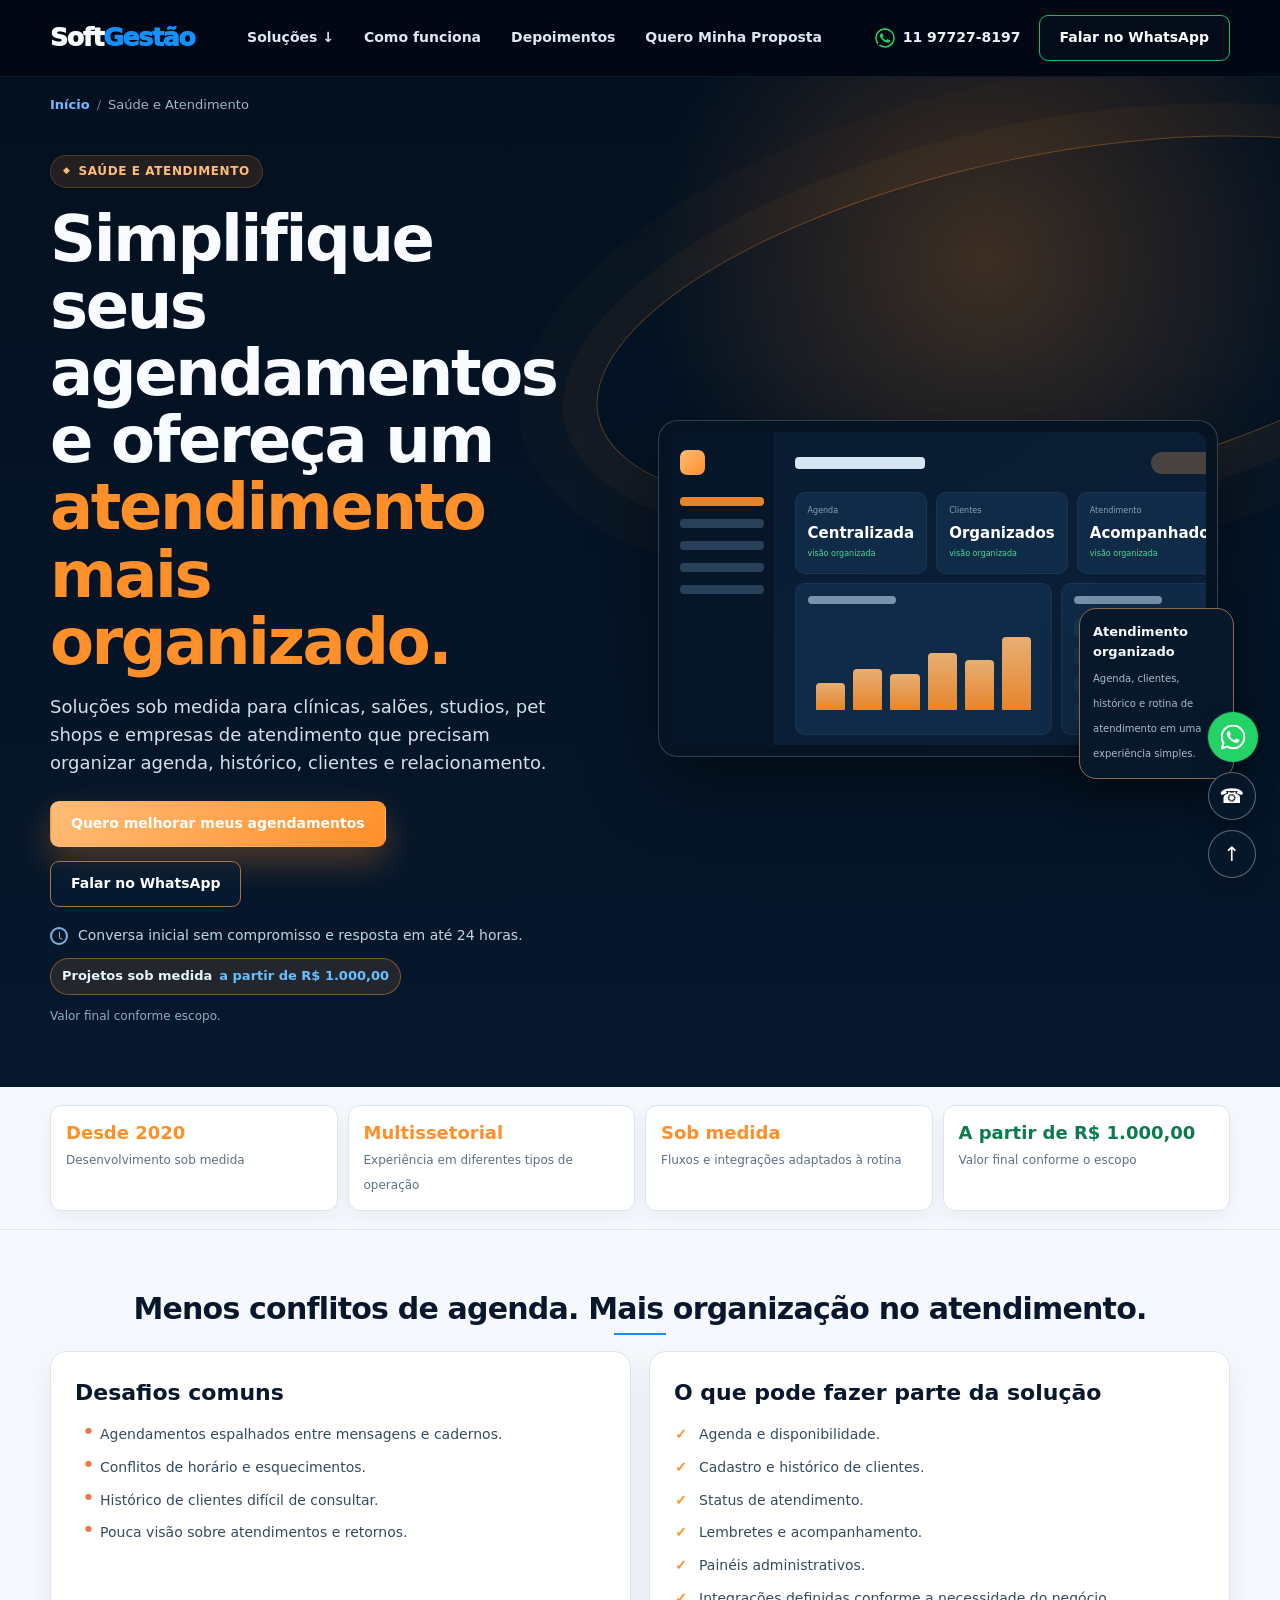
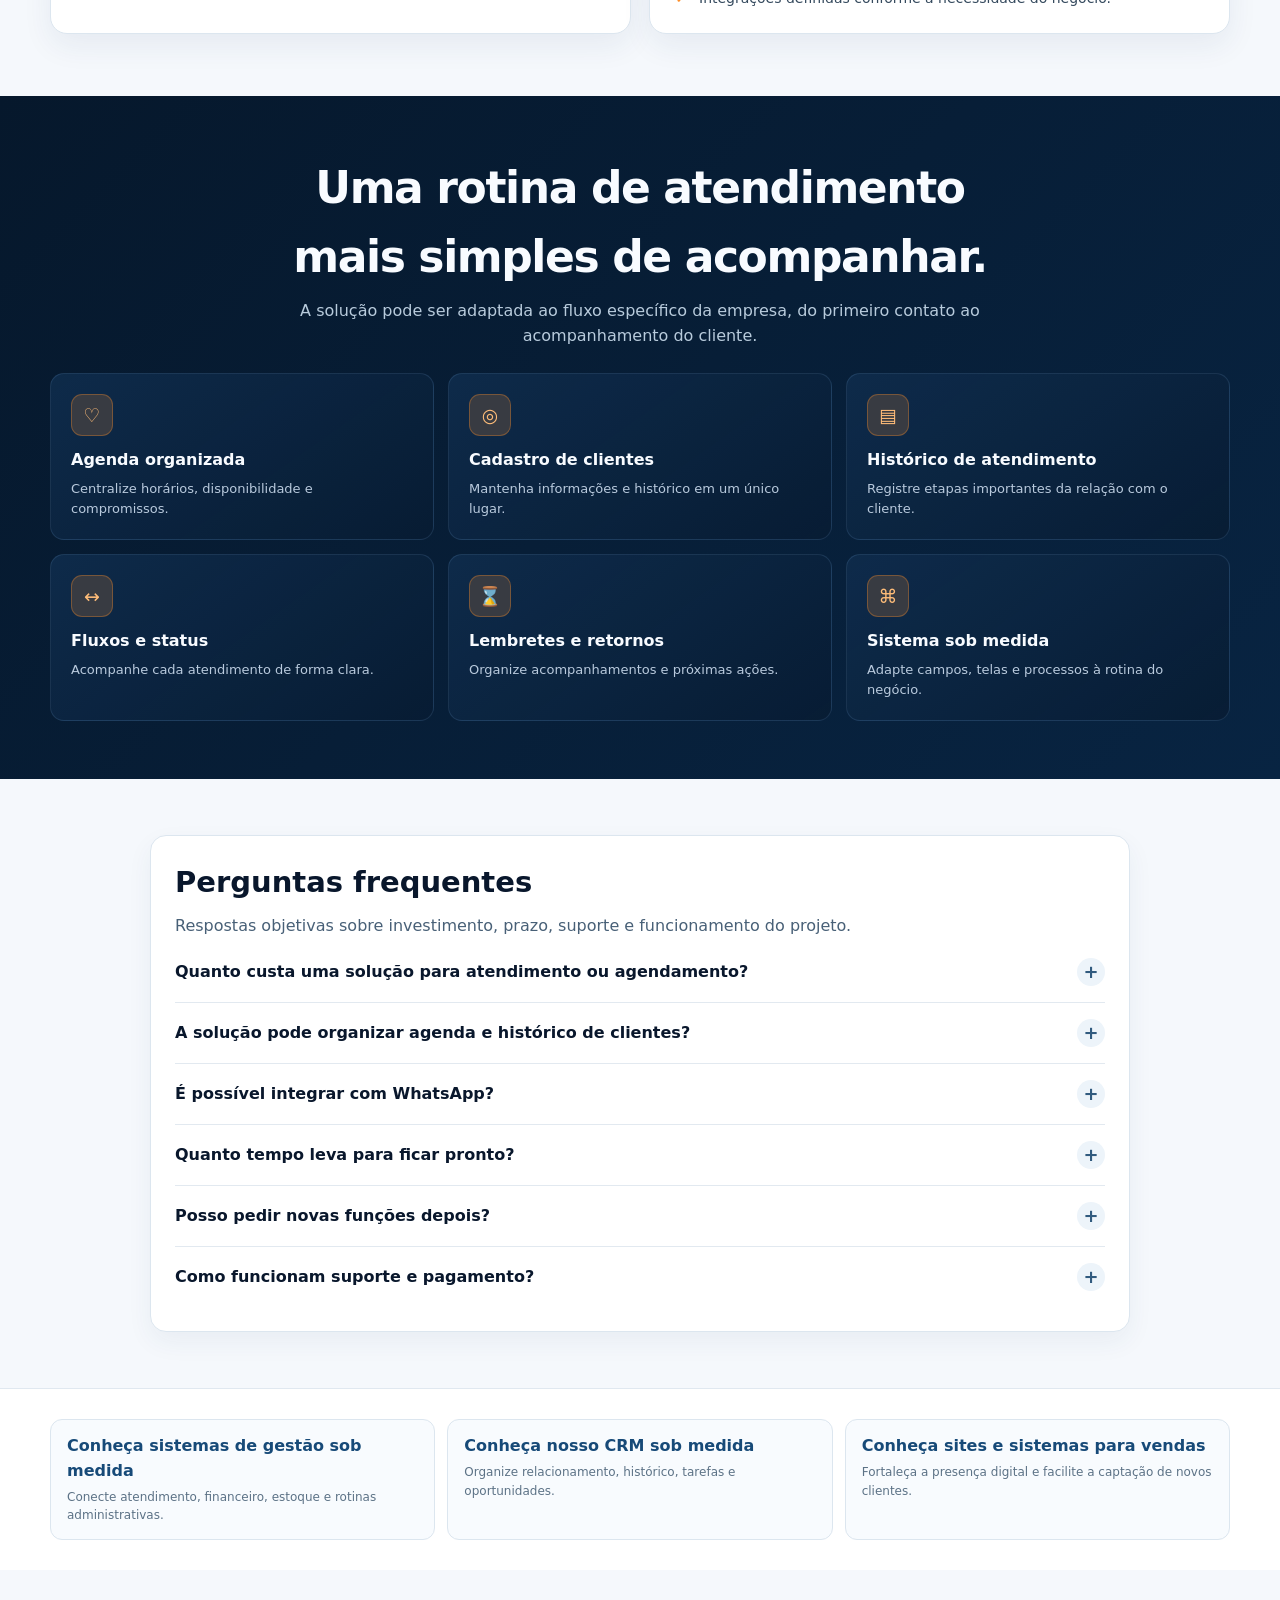
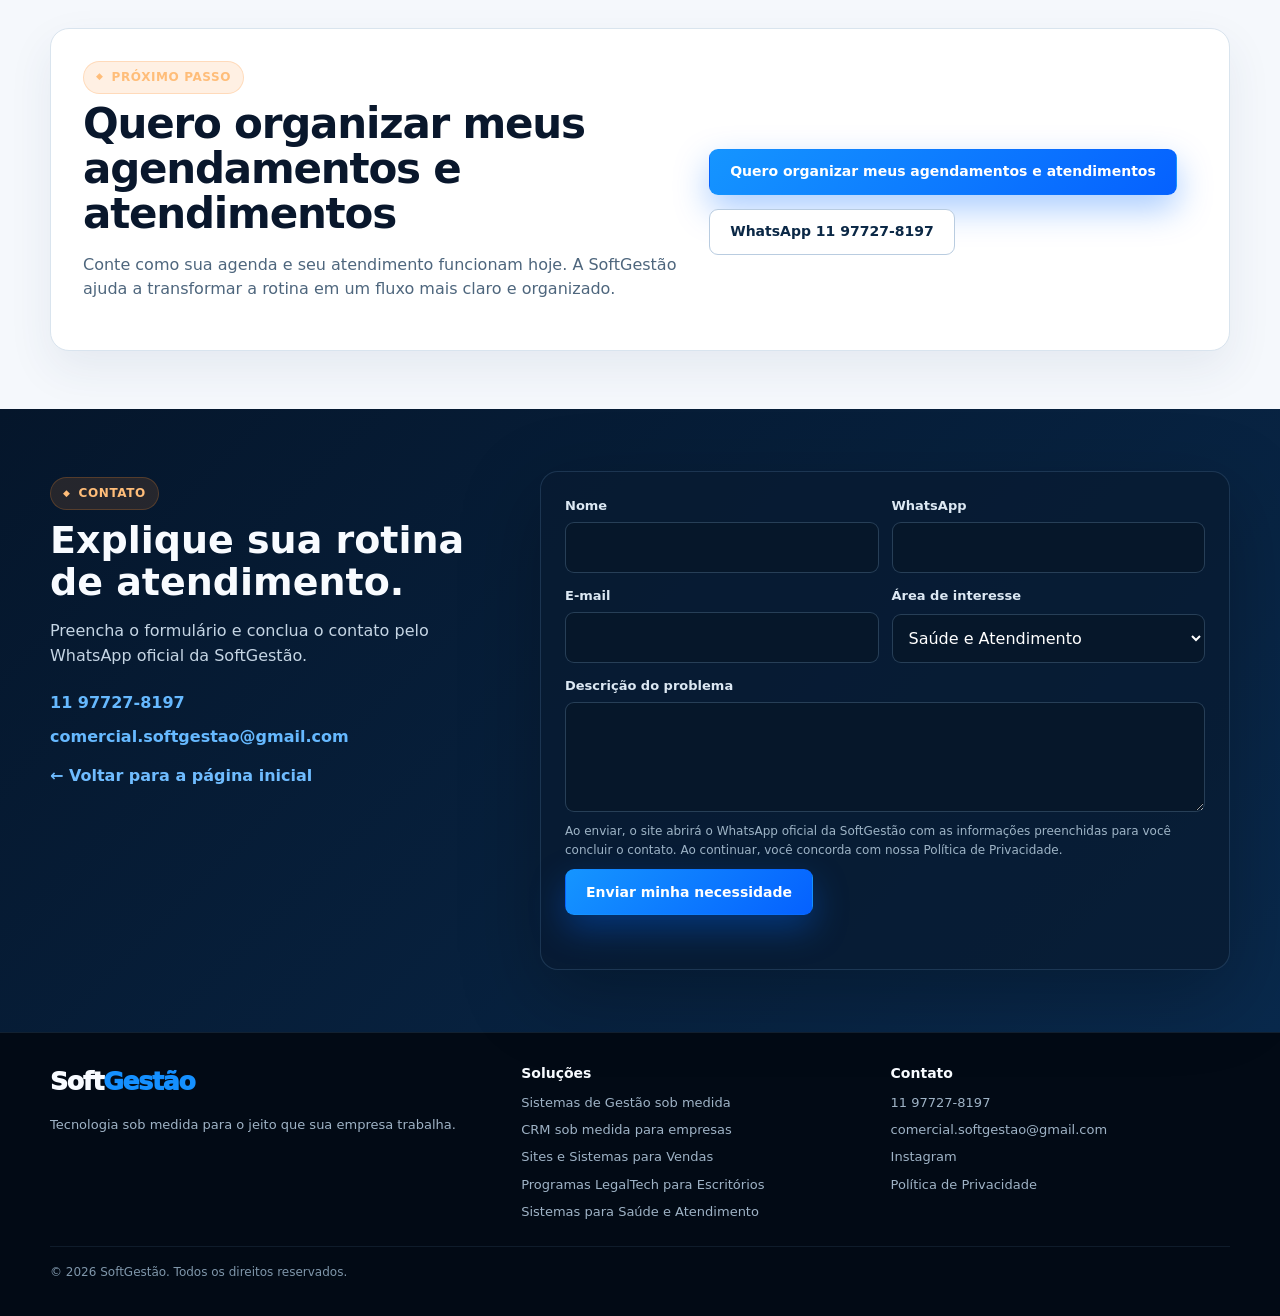
<file: solucoes/saude-e-atendimento/index.html>
<!DOCTYPE html>
<html lang="pt-BR"><head><meta charset="UTF-8"><meta name="viewport" content="width=device-width,initial-scale=1.0"><title>Sistemas para Saúde e Atendimento | SoftGestão</title><meta name="description" content="Sistemas para clínicas, salões, studios, pet shops e empresas de atendimento: agenda, histórico, clientes e relacionamento."><meta name="robots" content="index, follow, max-image-preview:large"><link rel="canonical" href="https://www.softgestao.com.br/solucoes/saude-e-atendimento/"><link rel="icon" type="image/png" href="../../favicon.png"><link rel="icon" type="image/x-icon" href="../../favicon.ico"><meta name="theme-color" content="#061326"><meta property="og:locale" content="pt_BR"><meta property="og:type" content="website"><meta property="og:site_name" content="SoftGestão"><meta property="og:title" content="Sistemas para Saúde e Atendimento | SoftGestão"><meta property="og:description" content="Sistemas para clínicas, salões, studios, pet shops e empresas de atendimento: agenda, histórico, clientes e relacionamento."><meta property="og:url" content="https://www.softgestao.com.br/solucoes/saude-e-atendimento/"><meta property="og:image" content="https://www.softgestao.com.br/assets/og-image.png"><meta name="twitter:card" content="summary_large_image"><meta name="twitter:title" content="Sistemas para Saúde e Atendimento | SoftGestão"><meta name="twitter:description" content="Sistemas para clínicas, salões, studios, pet shops e empresas de atendimento: agenda, histórico, clientes e relacionamento."><meta name="twitter:image" content="https://www.softgestao.com.br/assets/og-image.png"><script type="application/ld+json">{"@context":"https://schema.org","@graph":[{"@type":"Service","name":"Saúde e Atendimento","provider":{"@type":"ProfessionalService","name":"SoftGestão","url":"https://www.softgestao.com.br/"},"areaServed":"BR","url":"https://www.softgestao.com.br/solucoes/saude-e-atendimento/","description":"Sistemas para clínicas, salões, studios, pet shops e empresas de atendimento: agenda, histórico, clientes e relacionamento."},{"@type":"BreadcrumbList","itemListElement":[{"@type":"ListItem","position":1,"name":"Início","item":"https://www.softgestao.com.br/"},{"@type":"ListItem","position":2,"name":"Saúde e Atendimento","item":"https://www.softgestao.com.br/solucoes/saude-e-atendimento/"}]},{"@type":"FAQPage","mainEntity":[{"@type":"Question","name":"Quanto custa uma solução para atendimento ou agendamento?","acceptedAnswer":{"@type":"Answer","text":"Os projetos sob medida da SoftGestão partem de R$ 1.000,00. O valor final depende das funcionalidades, número de fluxos, integrações e complexidade do projeto."}},{"@type":"Question","name":"A solução pode organizar agenda e histórico de clientes?","acceptedAnswer":{"@type":"Answer","text":"Sim. O projeto pode incluir agenda, cadastro, histórico, status de atendimento, lembretes e outras funções definidas no levantamento da rotina."}},{"@type":"Question","name":"É possível integrar com WhatsApp?","acceptedAnswer":{"@type":"Answer","text":"Sim, quando o fluxo desejado e a ferramenta utilizada permitem uma integração tecnicamente viável. O tipo de integração é definido no escopo."}},{"@type":"Question","name":"Quanto tempo leva para ficar pronto?","acceptedAnswer":{"@type":"Answer","text":"O prazo depende das funcionalidades e integrações. Depois do levantamento inicial, a proposta apresenta as etapas e a previsão de entrega."}},{"@type":"Question","name":"Posso pedir novas funções depois?","acceptedAnswer":{"@type":"Answer","text":"Sim. O sistema pode evoluir por etapas, com novos recursos e ajustes conforme a operação amadurece."}},{"@type":"Question","name":"Como funcionam suporte e pagamento?","acceptedAnswer":{"@type":"Answer","text":"As condições de pagamento, suporte, manutenção e evolução são definidas na proposta comercial de acordo com o escopo e as etapas do projeto."}}]}]}</script><link rel="stylesheet" href="../../assets/styles.css"><link rel="stylesheet" href="../../assets/seo-content.css"></head>
<body style="--theme:#ff8f29;--theme-soft:#ffbd79;--theme-glow:rgba(255,143,41,.23)"><a class="skip-link" href="#conteudo">Pular para o conteúdo</a><header class="site-header"><div class="container nav"><a class="brand" href="../../" aria-label="SoftGestão - Página inicial">Soft<span>Gestão</span></a><nav class="nav-links" aria-label="Navegação principal"><a href="../../#solucoes">Soluções ↓</a><a href="../../#processo">Como funciona</a><a href="../../#depoimentos">Depoimentos</a><a href="#contato">Quero Minha Proposta</a></nav><div class="nav-actions"><a class="phone-link" href="tel:+5511977278197"><span class="wa-dot" aria-hidden="true">✓</span>11 97727-8197</a><a class="btn btn-outline" href="https://wa.me/5511977278197?text=Ol%C3%A1%21%20Vim%20pelo%20site%20da%20SoftGest%C3%A3o%20e%20quero%20melhorar%20os%20agendamentos%20e%20o%20atendimento%20da%20minha%20empresa.%20Gostaria%20de%20conhecer%20uma%20solu%C3%A7%C3%A3o%20sob%20medida." target="_blank" rel="noopener">Falar no WhatsApp</a></div><button class="menu-btn" type="button" aria-label="Abrir menu" aria-expanded="false" aria-controls="mobile-menu">☰</button></div><nav class="mobile-nav container" id="mobile-menu" aria-label="Navegação móvel"><a href="../../#solucoes">Soluções</a><a href="../../#processo">Como funciona</a><a href="../../#depoimentos">Depoimentos</a><a href="#contato">Quero Minha Proposta</a><a href="https://wa.me/5511977278197?text=Ol%C3%A1%21%20Vim%20pelo%20site%20da%20SoftGest%C3%A3o%20e%20quero%20melhorar%20os%20agendamentos%20e%20o%20atendimento%20da%20minha%20empresa.%20Gostaria%20de%20conhecer%20uma%20solu%C3%A7%C3%A3o%20sob%20medida." target="_blank" rel="noopener">WhatsApp 11 97727-8197</a></nav></header>
<main id="conteudo"><div class="solution-stage"><div class="container breadcrumbs" aria-label="Breadcrumb"><a href="../../">Início</a><span aria-hidden="true">/</span>Saúde e Atendimento</div><section class="solution-hero"><div class="container solution-hero-grid"><div><span class="solution-kicker">Saúde e Atendimento</span><h1>Simplifique seus agendamentos e ofereça um <span>atendimento mais organizado.</span></h1><p class="hero-copy">Soluções sob medida para clínicas, salões, studios, pet shops e empresas de atendimento que precisam organizar agenda, histórico, clientes e relacionamento.</p><div class="hero-actions"><a class="btn btn-primary" href="#contato">Quero melhorar meus agendamentos</a><a class="btn btn-ghost" href="https://wa.me/5511977278197?text=Ol%C3%A1%21%20Vim%20pelo%20site%20da%20SoftGest%C3%A3o%20e%20quero%20melhorar%20os%20agendamentos%20e%20o%20atendimento%20da%20minha%20empresa.%20Gostaria%20de%20conhecer%20uma%20solu%C3%A7%C3%A3o%20sob%20medida." target="_blank" rel="noopener">Falar no WhatsApp</a></div><div class="hero-meta"><p class="hero-note"><span class="clock" aria-hidden="true"></span>Conversa inicial sem compromisso e resposta em até 24 horas.</p><span class="price-pill">Projetos sob medida <strong>a partir de R$ 1.000,00</strong></span><span class="price-note">Valor final conforme escopo.</span></div></div><div class="product-mock" aria-label="Interface demonstrativa de Saúde e Atendimento"><div class="product-shell"><div class="product-screen" aria-hidden="true"><aside class="product-sidebar"><div class="product-mark"></div><div class="product-nav-item active"></div><div class="product-nav-item"></div><div class="product-nav-item"></div><div class="product-nav-item"></div><div class="product-nav-item"></div></aside><div class="product-main"><div class="product-head"><div class="product-title"></div><div class="product-pill"></div></div><div class="product-metrics"><div class="product-metric"><small>Agenda</small><strong>Centralizada</strong><em>visão organizada</em></div><div class="product-metric"><small>Clientes</small><strong>Organizados</strong><em>visão organizada</em></div><div class="product-metric"><small>Atendimento</small><strong>Acompanhado</strong><em>visão organizada</em></div></div><div class="product-panels"><div class="product-panel"><div class="product-panel-title"></div><div class="barset"><i></i><i></i><i></i><i></i><i></i><i></i></div></div><div class="product-panel"><div class="product-panel-title"></div><div class="mini-list"><i></i><i></i><i></i><i></i></div></div></div></div></div></div><div class="product-badge"><strong>Atendimento organizado</strong><span>Agenda, clientes, histórico e rotina de atendimento em uma experiência simples.</span></div></div></div></section></div>
<section class="trust-strip" aria-label="Experiência e investimento"><div class="container trust-grid"><div class="trust-item"><strong>Desde 2020</strong><span>Desenvolvimento sob medida</span></div><div class="trust-item"><strong>Multissetorial</strong><span>Experiência em diferentes tipos de operação</span></div><div class="trust-item"><strong>Sob medida</strong><span>Fluxos e integrações adaptados à rotina</span></div><div class="trust-item price"><strong>A partir de R$ 1.000,00</strong><span>Valor final conforme o escopo</span></div></div></section>
<section class="light-section"><div class="container reveal"><h2 class="section-title">Menos conflitos de agenda. Mais organização no atendimento.</h2><div class="split-cards"><article class="problem-card"><h2>Desafios comuns</h2><ul class="list-clean"><li>Agendamentos espalhados entre mensagens e cadernos.</li><li>Conflitos de horário e esquecimentos.</li><li>Histórico de clientes difícil de consultar.</li><li>Pouca visão sobre atendimentos e retornos.</li></ul></article><article class="solution-card"><h2>O que pode fazer parte da solução</h2><ul class="list-clean"><li>Agenda e disponibilidade.</li><li>Cadastro e histórico de clientes.</li><li>Status de atendimento.</li><li>Lembretes e acompanhamento.</li><li>Painéis administrativos.</li><li>Integrações definidas conforme a necessidade do negócio.</li></ul></article></div></div></section>
<section class="feature-band"><div class="container reveal"><div class="feature-head"><h2>Uma rotina de atendimento mais simples de acompanhar.</h2><p>A solução pode ser adaptada ao fluxo específico da empresa, do primeiro contato ao acompanhamento do cliente.</p></div><div class="feature-grid"><article class="feature-card"><div class="feature-icon">♡</div><h3>Agenda organizada</h3><p>Centralize horários, disponibilidade e compromissos.</p></article><article class="feature-card"><div class="feature-icon">◎</div><h3>Cadastro de clientes</h3><p>Mantenha informações e histórico em um único lugar.</p></article><article class="feature-card"><div class="feature-icon">▤</div><h3>Histórico de atendimento</h3><p>Registre etapas importantes da relação com o cliente.</p></article><article class="feature-card"><div class="feature-icon">↔</div><h3>Fluxos e status</h3><p>Acompanhe cada atendimento de forma clara.</p></article><article class="feature-card"><div class="feature-icon">⌛</div><h3>Lembretes e retornos</h3><p>Organize acompanhamentos e próximas ações.</p></article><article class="feature-card"><div class="feature-icon">⌘</div><h3>Sistema sob medida</h3><p>Adapte campos, telas e processos à rotina do negócio.</p></article></div></div></section>
<section class="faq-section"><div class="container reveal"><div class="faq-box"><h2>Perguntas frequentes</h2><p class="faq-intro">Respostas objetivas sobre investimento, prazo, suporte e funcionamento do projeto.</p><details><summary>Quanto custa uma solução para atendimento ou agendamento?</summary><p>Os projetos sob medida da SoftGestão partem de R$ 1.000,00. O valor final depende das funcionalidades, número de fluxos, integrações e complexidade do projeto.</p></details><details><summary>A solução pode organizar agenda e histórico de clientes?</summary><p>Sim. O projeto pode incluir agenda, cadastro, histórico, status de atendimento, lembretes e outras funções definidas no levantamento da rotina.</p></details><details><summary>É possível integrar com WhatsApp?</summary><p>Sim, quando o fluxo desejado e a ferramenta utilizada permitem uma integração tecnicamente viável. O tipo de integração é definido no escopo.</p></details><details><summary>Quanto tempo leva para ficar pronto?</summary><p>O prazo depende das funcionalidades e integrações. Depois do levantamento inicial, a proposta apresenta as etapas e a previsão de entrega.</p></details><details><summary>Posso pedir novas funções depois?</summary><p>Sim. O sistema pode evoluir por etapas, com novos recursos e ajustes conforme a operação amadurece.</p></details><details><summary>Como funcionam suporte e pagamento?</summary><p>As condições de pagamento, suporte, manutenção e evolução são definidas na proposta comercial de acordo com o escopo e as etapas do projeto.</p></details></div></div></section>
<section class="related-links" aria-label="Soluções relacionadas"><div class="container"><div class="related-links-grid"><a class="related-link" href="../gestao-empresarial/">Conheça sistemas de gestão sob medida<span>Conecte atendimento, financeiro, estoque e rotinas administrativas.</span></a><a class="related-link" href="../gestao-empresarial/#crm-sob-medida">Conheça nosso CRM sob medida<span>Organize relacionamento, histórico, tarefas e oportunidades.</span></a><a class="related-link" href="../sites-e-vendas/">Conheça sites e sistemas para vendas<span>Fortaleça a presença digital e facilite a captação de novos clientes.</span></a></div></div></section>
<section class="solution-cta"><div class="container reveal"><div class="solution-cta-panel"><div><span class="solution-kicker">Próximo passo</span><h2>Quero organizar meus agendamentos e atendimentos</h2><p>Conte como sua agenda e seu atendimento funcionam hoje. A SoftGestão ajuda a transformar a rotina em um fluxo mais claro e organizado.</p></div><div class="hero-actions"><a class="btn btn-primary" href="#contato">Quero organizar meus agendamentos e atendimentos</a><a class="btn btn-ghost" href="https://wa.me/5511977278197?text=Ol%C3%A1%21%20Vim%20pelo%20site%20da%20SoftGest%C3%A3o%20e%20quero%20melhorar%20os%20agendamentos%20e%20o%20atendimento%20da%20minha%20empresa.%20Gostaria%20de%20conhecer%20uma%20solu%C3%A7%C3%A3o%20sob%20medida." target="_blank" rel="noopener">WhatsApp 11 97727-8197</a></div></div></div></section>
<section id="contato" class="solution-contact"><div class="container contact-grid reveal"><div class="contact-card-copy"><span class="solution-kicker">Contato</span><h2>Explique sua rotina de atendimento.</h2><p>Preencha o formulário e conclua o contato pelo WhatsApp oficial da SoftGestão.</p><div class="contact-links"><a href="tel:+5511977278197">11 97727-8197</a><a href="mailto:comercial.softgestao@gmail.com">comercial.softgestao@gmail.com</a></div><a class="backlink" href="../../">← Voltar para a página inicial</a></div><form class="form-card contact-form" novalidate data-base-message="Olá! Vim pelo site da SoftGestão e quero melhorar os agendamentos e o atendimento da minha empresa. Gostaria de conhecer uma solução sob medida."><div class="form-grid"><div class="field"><label for="saude-e-atendimento-nome">Nome</label><input id="saude-e-atendimento-nome" name="nome" autocomplete="name" required></div><div class="field"><label for="saude-e-atendimento-whatsapp">WhatsApp</label><input id="saude-e-atendimento-whatsapp" name="whatsapp" type="tel" autocomplete="tel" inputmode="tel" required></div><div class="field"><label for="saude-e-atendimento-email">E-mail</label><input id="saude-e-atendimento-email" name="email" type="email" autocomplete="email" required></div><div class="field"><label for="saude-e-atendimento-area">Área de interesse</label><select id="saude-e-atendimento-area" name="area" required><option value="Saúde e Atendimento" selected>Saúde e Atendimento</option><option value="Gestão Empresarial">Gestão Empresarial</option><option value="Sites e Vendas">Sites e Vendas</option><option value="Programas LegalTech">Programas LegalTech</option><option value="Outro projeto">Outro projeto</option></select></div><div class="field full"><label for="saude-e-atendimento-problema">Descrição do problema</label><textarea id="saude-e-atendimento-problema" name="problema" required></textarea></div></div><p class="form-note">Ao enviar, o site abrirá o WhatsApp oficial da SoftGestão com as informações preenchidas para você concluir o contato. Ao continuar, você concorda com nossa <a href="../../privacidade/">Política de Privacidade</a>.</p><button class="btn btn-primary" type="submit">Enviar minha necessidade</button><div class="form-status" role="status" aria-live="polite"></div></form></div></section></main>
<footer><div class="container"><div class="footer-grid"><div><div class="brand">Soft<span>Gestão</span></div><p>Tecnologia sob medida para o jeito que sua empresa trabalha.</p></div><div><div class="footer-title">Soluções</div><div class="footer-links"><a href="../gestao-empresarial/">Sistemas de Gestão sob medida</a><a href="../gestao-empresarial/#crm-sob-medida">CRM sob medida para empresas</a><a href="../sites-e-vendas/">Sites e Sistemas para Vendas</a><a href="../legaltech/">Programas LegalTech para Escritórios</a><a href="../saude-e-atendimento/">Sistemas para Saúde e Atendimento</a></div></div><div><div class="footer-title">Contato</div><div class="footer-links"><a href="tel:+5511977278197">11 97727-8197</a><a href="mailto:comercial.softgestao@gmail.com">comercial.softgestao@gmail.com</a><a href="https://www.instagram.com/soft.gestao.desenvolvimento" target="_blank" rel="noopener">Instagram</a><a href="../../privacidade/">Política de Privacidade</a></div></div></div><div class="copyright">© <span data-year></span> SoftGestão. Todos os direitos reservados.</div></div></footer><div class="floating inner-floating" aria-label="Atalhos de contato"><a class="float-btn wa" href="https://wa.me/5511977278197?text=Ol%C3%A1%21%20Vim%20pelo%20site%20da%20SoftGest%C3%A3o%20e%20quero%20melhorar%20os%20agendamentos%20e%20o%20atendimento%20da%20minha%20empresa.%20Gostaria%20de%20conhecer%20uma%20solu%C3%A7%C3%A3o%20sob%20medida." target="_blank" rel="noopener" aria-label="Falar com a SoftGestão pelo WhatsApp">◉</a><a class="float-btn" href="tel:+5511977278197" aria-label="Ligar para a SoftGestão">☎</a><a class="float-btn" href="#" aria-label="Voltar ao topo">↑</a></div><script src="../../assets/site.js" defer></script></body></html>
</file>
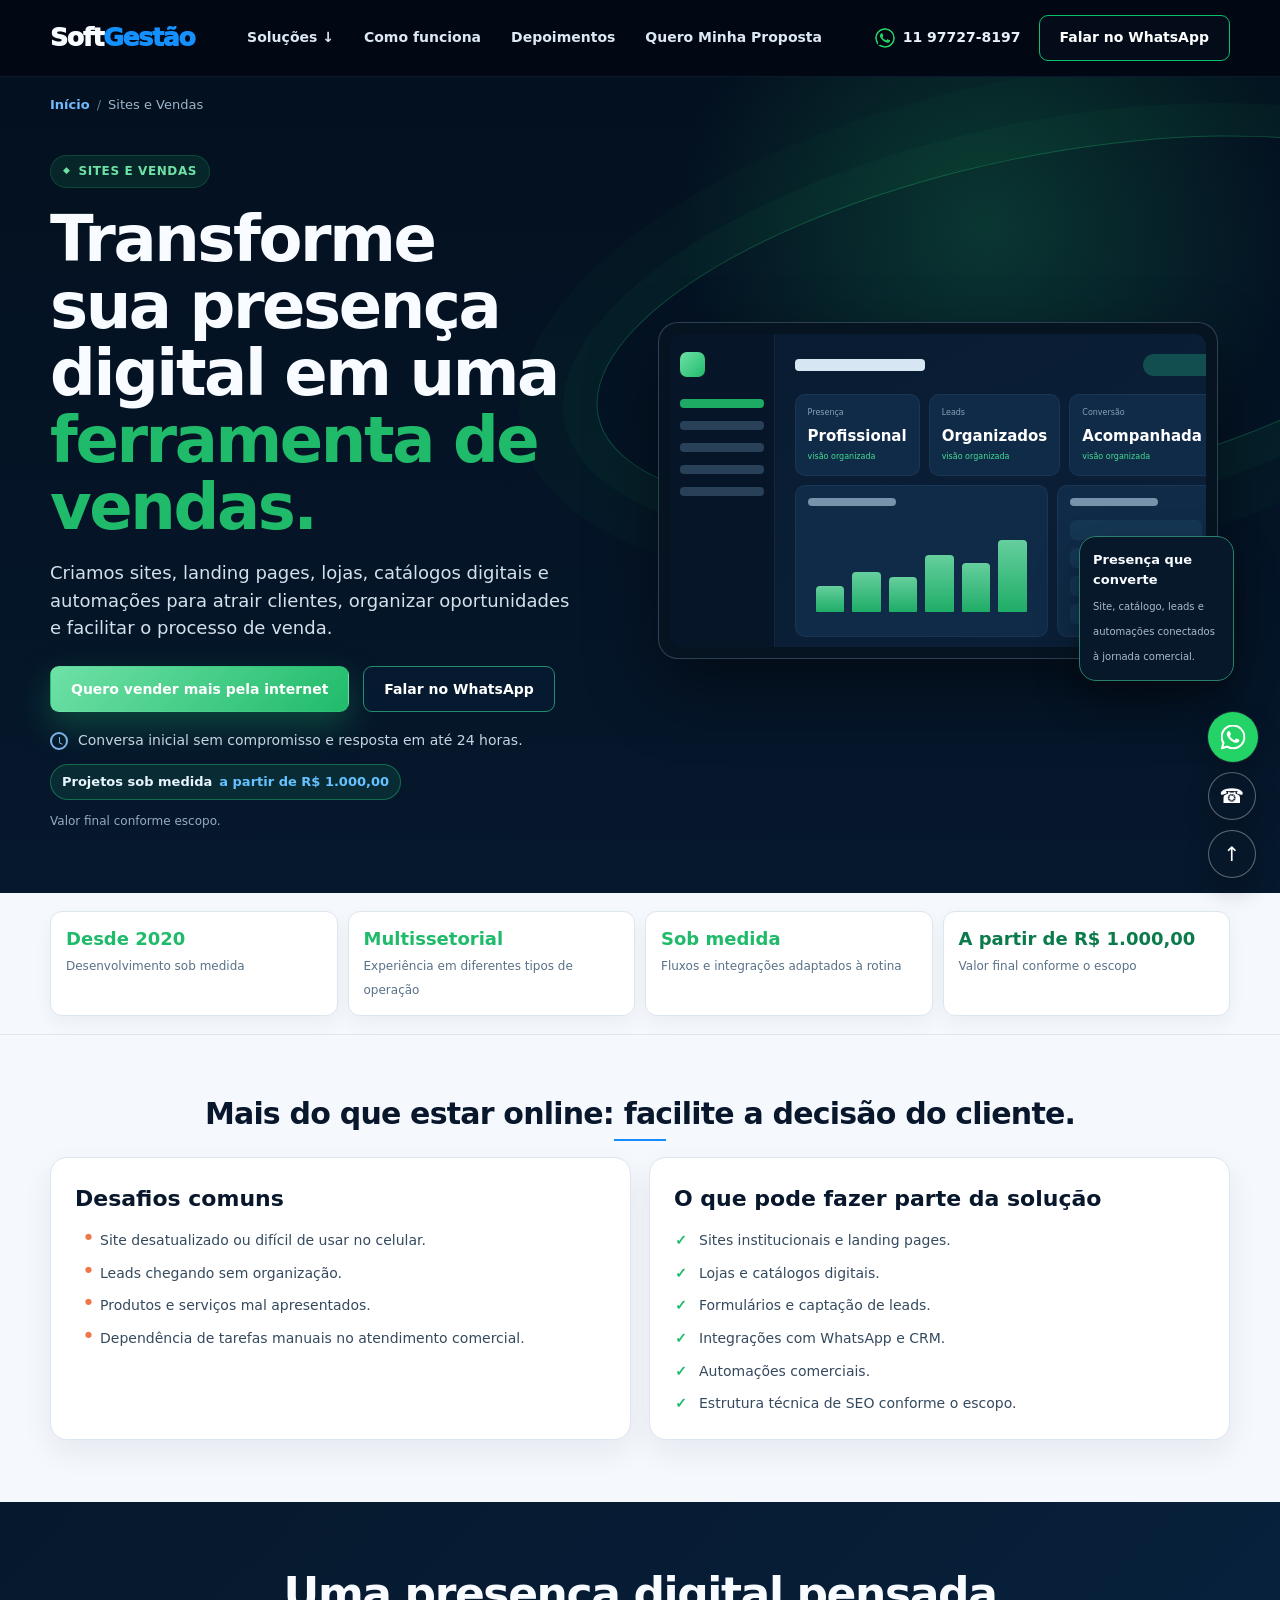
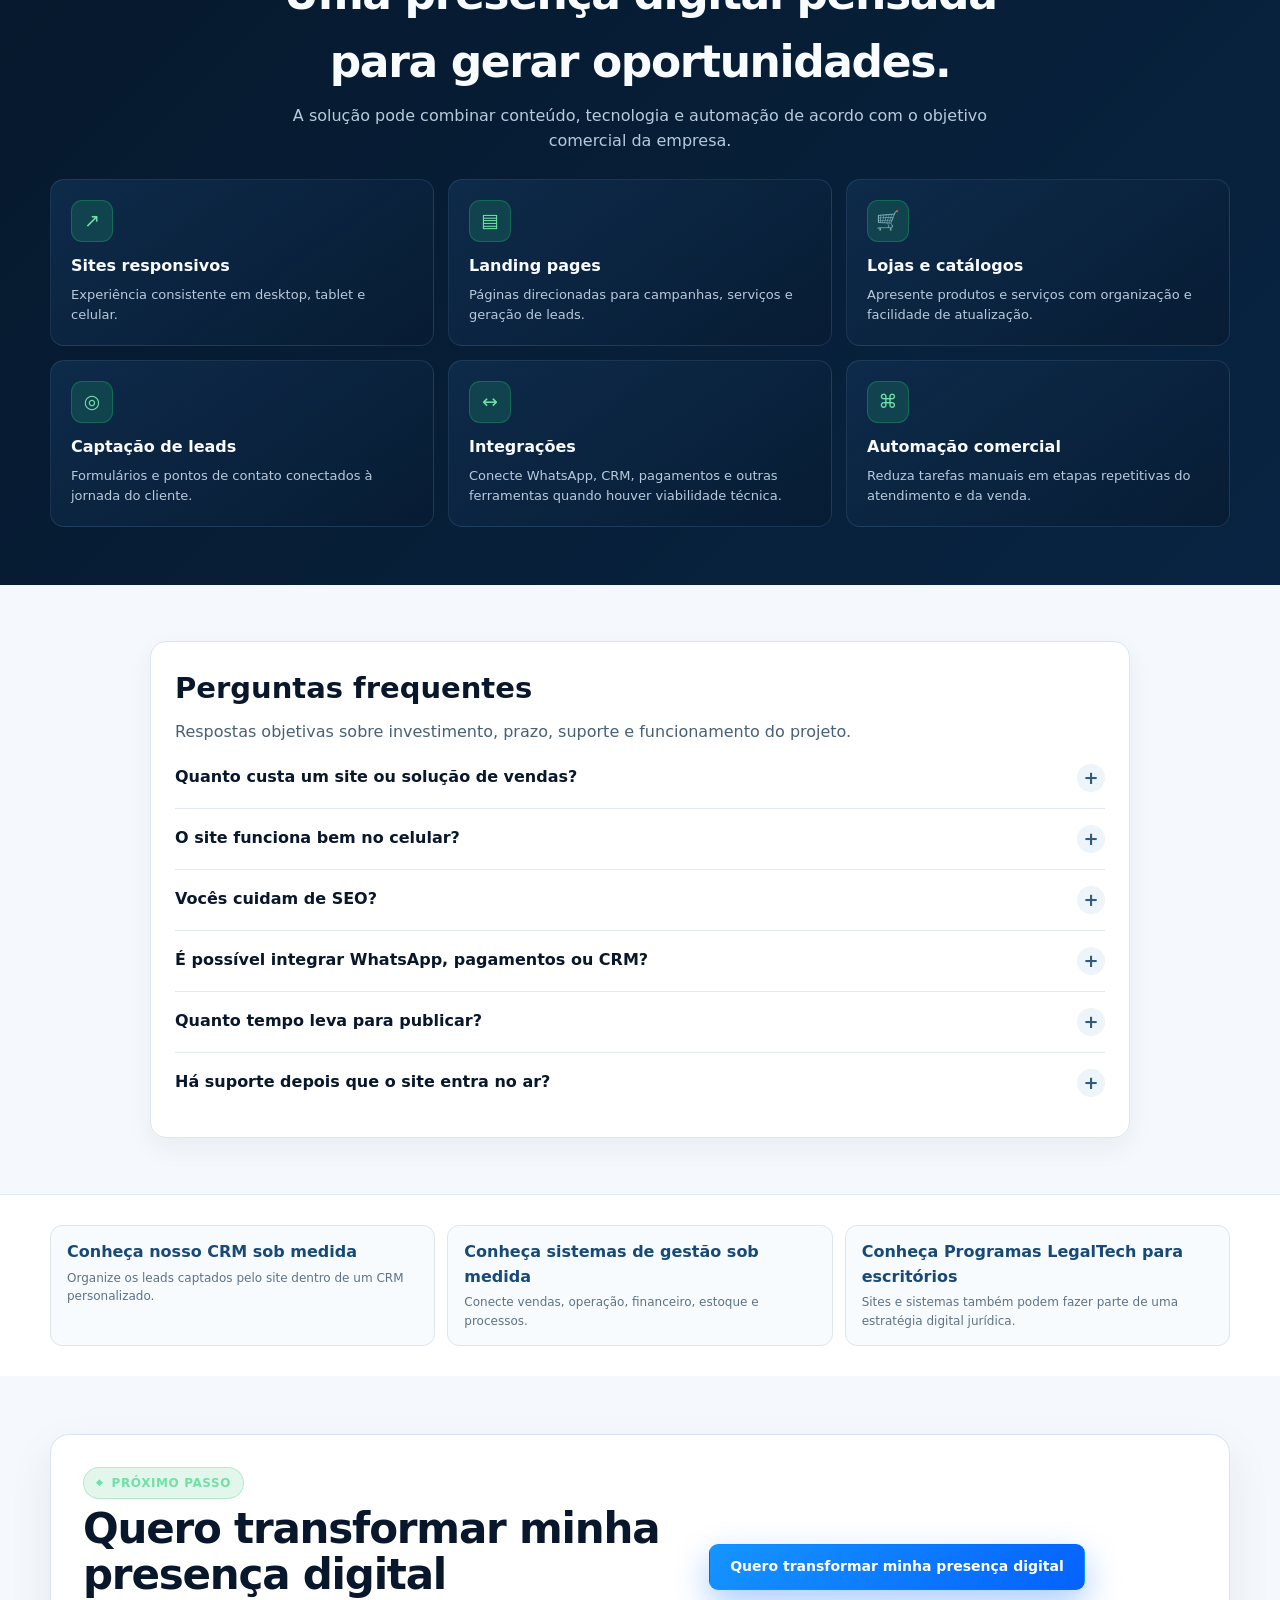
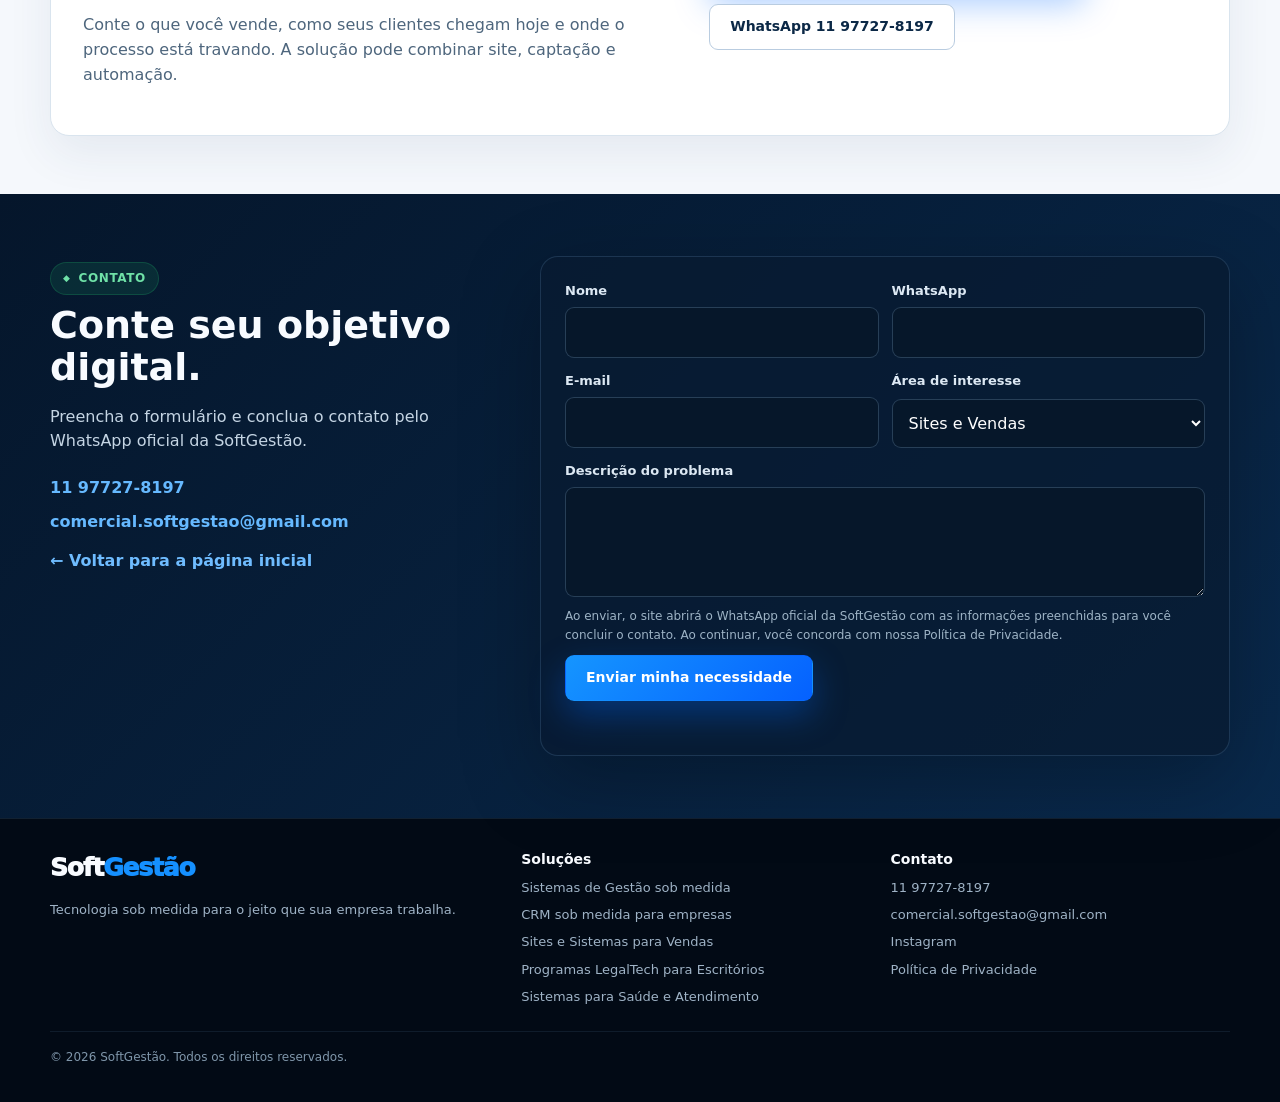
<file: solucoes/sites-e-vendas/index.html>
<!DOCTYPE html>
<html lang="pt-BR"><head><meta charset="UTF-8"><meta name="viewport" content="width=device-width,initial-scale=1.0"><title>Sites e Sistemas para Vendas | SoftGestão</title><meta name="description" content="Sites, landing pages, lojas, catálogos digitais e automações para atrair, atender e converter clientes."><meta name="robots" content="index, follow, max-image-preview:large"><link rel="canonical" href="https://www.softgestao.com.br/solucoes/sites-e-vendas/"><link rel="icon" type="image/png" href="../../favicon.png"><link rel="icon" type="image/x-icon" href="../../favicon.ico"><meta name="theme-color" content="#061326"><meta property="og:locale" content="pt_BR"><meta property="og:type" content="website"><meta property="og:site_name" content="SoftGestão"><meta property="og:title" content="Sites e Sistemas para Vendas | SoftGestão"><meta property="og:description" content="Sites, landing pages, lojas, catálogos digitais e automações para atrair, atender e converter clientes."><meta property="og:url" content="https://www.softgestao.com.br/solucoes/sites-e-vendas/"><meta property="og:image" content="https://www.softgestao.com.br/assets/og-image.png"><meta name="twitter:card" content="summary_large_image"><meta name="twitter:title" content="Sites e Sistemas para Vendas | SoftGestão"><meta name="twitter:description" content="Sites, landing pages, lojas, catálogos digitais e automações para atrair, atender e converter clientes."><meta name="twitter:image" content="https://www.softgestao.com.br/assets/og-image.png"><script type="application/ld+json">{"@context":"https://schema.org","@graph":[{"@type":"Service","name":"Sites e Vendas","provider":{"@type":"ProfessionalService","name":"SoftGestão","url":"https://www.softgestao.com.br/"},"areaServed":"BR","url":"https://www.softgestao.com.br/solucoes/sites-e-vendas/","description":"Sites, landing pages, lojas, catálogos digitais e automações para atrair, atender e converter clientes."},{"@type":"BreadcrumbList","itemListElement":[{"@type":"ListItem","position":1,"name":"Início","item":"https://www.softgestao.com.br/"},{"@type":"ListItem","position":2,"name":"Sites e Vendas","item":"https://www.softgestao.com.br/solucoes/sites-e-vendas/"}]},{"@type":"FAQPage","mainEntity":[{"@type":"Question","name":"Quanto custa um site ou solução de vendas?","acceptedAnswer":{"@type":"Answer","text":"Os projetos da SoftGestão partem de R$ 1.000,00. O valor final depende do número de páginas, funcionalidades, integrações, catálogo, loja, automações e demais necessidades do projeto."}},{"@type":"Question","name":"O site funciona bem no celular?","acceptedAnswer":{"@type":"Answer","text":"Sim. O projeto é desenvolvido com responsividade para diferentes tamanhos de tela, considerando navegação, leitura e conversão em dispositivos móveis."}},{"@type":"Question","name":"Vocês cuidam de SEO?","acceptedAnswer":{"@type":"Answer","text":"O projeto pode incluir fundamentos técnicos de SEO, como títulos, descrições, estrutura semântica, dados estruturados, sitemap e boas práticas de indexação, conforme o escopo contratado."}},{"@type":"Question","name":"É possível integrar WhatsApp, pagamentos ou CRM?","acceptedAnswer":{"@type":"Answer","text":"Sim, quando a ferramenta utilizada disponibiliza uma integração tecnicamente viável. As integrações necessárias são definidas no levantamento do projeto."}},{"@type":"Question","name":"Quanto tempo leva para publicar?","acceptedAnswer":{"@type":"Answer","text":"O prazo varia conforme conteúdo, número de páginas, funcionalidades e integrações. A previsão é informada na proposta depois do levantamento do escopo."}},{"@type":"Question","name":"Há suporte depois que o site entra no ar?","acceptedAnswer":{"@type":"Answer","text":"Suporte, manutenção e evolução podem ser incluídos na contratação e são definidos na proposta comercial."}}]}]}</script><link rel="stylesheet" href="../../assets/styles.css"><link rel="stylesheet" href="../../assets/seo-content.css"></head>
<body style="--theme:#20bb6a;--theme-soft:#6fe1a7;--theme-glow:rgba(32,187,106,.22)"><a class="skip-link" href="#conteudo">Pular para o conteúdo</a><header class="site-header"><div class="container nav"><a class="brand" href="../../" aria-label="SoftGestão - Página inicial">Soft<span>Gestão</span></a><nav class="nav-links" aria-label="Navegação principal"><a href="../../#solucoes">Soluções ↓</a><a href="../../#processo">Como funciona</a><a href="../../#depoimentos">Depoimentos</a><a href="#contato">Quero Minha Proposta</a></nav><div class="nav-actions"><a class="phone-link" href="tel:+5511977278197"><span class="wa-dot" aria-hidden="true">✓</span>11 97727-8197</a><a class="btn btn-outline" href="https://wa.me/5511977278197?text=Ol%C3%A1%21%20Vim%20pelo%20site%20da%20SoftGest%C3%A3o%20e%20quero%20melhorar%20minha%20presen%C3%A7a%20digital%20e%20vender%20mais%20pela%20internet.%20Gostaria%20de%20conhecer%20as%20op%C3%A7%C3%B5es%20de%20site%20e%20automa%C3%A7%C3%A3o." target="_blank" rel="noopener">Falar no WhatsApp</a></div><button class="menu-btn" type="button" aria-label="Abrir menu" aria-expanded="false" aria-controls="mobile-menu">☰</button></div><nav class="mobile-nav container" id="mobile-menu" aria-label="Navegação móvel"><a href="../../#solucoes">Soluções</a><a href="../../#processo">Como funciona</a><a href="../../#depoimentos">Depoimentos</a><a href="#contato">Quero Minha Proposta</a><a href="https://wa.me/5511977278197?text=Ol%C3%A1%21%20Vim%20pelo%20site%20da%20SoftGest%C3%A3o%20e%20quero%20melhorar%20minha%20presen%C3%A7a%20digital%20e%20vender%20mais%20pela%20internet.%20Gostaria%20de%20conhecer%20as%20op%C3%A7%C3%B5es%20de%20site%20e%20automa%C3%A7%C3%A3o." target="_blank" rel="noopener">WhatsApp 11 97727-8197</a></nav></header>
<main id="conteudo"><div class="solution-stage"><div class="container breadcrumbs" aria-label="Breadcrumb"><a href="../../">Início</a><span aria-hidden="true">/</span>Sites e Vendas</div><section class="solution-hero"><div class="container solution-hero-grid"><div><span class="solution-kicker">Sites e Vendas</span><h1>Transforme sua presença digital em uma <span>ferramenta de vendas.</span></h1><p class="hero-copy">Criamos sites, landing pages, lojas, catálogos digitais e automações para atrair clientes, organizar oportunidades e facilitar o processo de venda.</p><div class="hero-actions"><a class="btn btn-primary" href="#contato">Quero vender mais pela internet</a><a class="btn btn-ghost" href="https://wa.me/5511977278197?text=Ol%C3%A1%21%20Vim%20pelo%20site%20da%20SoftGest%C3%A3o%20e%20quero%20melhorar%20minha%20presen%C3%A7a%20digital%20e%20vender%20mais%20pela%20internet.%20Gostaria%20de%20conhecer%20as%20op%C3%A7%C3%B5es%20de%20site%20e%20automa%C3%A7%C3%A3o." target="_blank" rel="noopener">Falar no WhatsApp</a></div><div class="hero-meta"><p class="hero-note"><span class="clock" aria-hidden="true"></span>Conversa inicial sem compromisso e resposta em até 24 horas.</p><span class="price-pill">Projetos sob medida <strong>a partir de R$ 1.000,00</strong></span><span class="price-note">Valor final conforme escopo.</span></div></div><div class="product-mock" aria-label="Interface demonstrativa de Sites e Vendas"><div class="product-shell"><div class="product-screen" aria-hidden="true"><aside class="product-sidebar"><div class="product-mark"></div><div class="product-nav-item active"></div><div class="product-nav-item"></div><div class="product-nav-item"></div><div class="product-nav-item"></div><div class="product-nav-item"></div></aside><div class="product-main"><div class="product-head"><div class="product-title"></div><div class="product-pill"></div></div><div class="product-metrics"><div class="product-metric"><small>Presença</small><strong>Profissional</strong><em>visão organizada</em></div><div class="product-metric"><small>Leads</small><strong>Organizados</strong><em>visão organizada</em></div><div class="product-metric"><small>Conversão</small><strong>Acompanhada</strong><em>visão organizada</em></div></div><div class="product-panels"><div class="product-panel"><div class="product-panel-title"></div><div class="barset"><i></i><i></i><i></i><i></i><i></i><i></i></div></div><div class="product-panel"><div class="product-panel-title"></div><div class="mini-list"><i></i><i></i><i></i><i></i></div></div></div></div></div></div><div class="product-badge"><strong>Presença que converte</strong><span>Site, catálogo, leads e automações conectados à jornada comercial.</span></div></div></div></section></div>
<section class="trust-strip" aria-label="Experiência e investimento"><div class="container trust-grid"><div class="trust-item"><strong>Desde 2020</strong><span>Desenvolvimento sob medida</span></div><div class="trust-item"><strong>Multissetorial</strong><span>Experiência em diferentes tipos de operação</span></div><div class="trust-item"><strong>Sob medida</strong><span>Fluxos e integrações adaptados à rotina</span></div><div class="trust-item price"><strong>A partir de R$ 1.000,00</strong><span>Valor final conforme o escopo</span></div></div></section>
<section class="light-section"><div class="container reveal"><h2 class="section-title">Mais do que estar online: facilite a decisão do cliente.</h2><div class="split-cards"><article class="problem-card"><h2>Desafios comuns</h2><ul class="list-clean"><li>Site desatualizado ou difícil de usar no celular.</li><li>Leads chegando sem organização.</li><li>Produtos e serviços mal apresentados.</li><li>Dependência de tarefas manuais no atendimento comercial.</li></ul></article><article class="solution-card"><h2>O que pode fazer parte da solução</h2><ul class="list-clean"><li>Sites institucionais e landing pages.</li><li>Lojas e catálogos digitais.</li><li>Formulários e captação de leads.</li><li>Integrações com WhatsApp e CRM.</li><li>Automações comerciais.</li><li>Estrutura técnica de SEO conforme o escopo.</li></ul></article></div></div></section>
<section class="feature-band"><div class="container reveal"><div class="feature-head"><h2>Uma presença digital pensada para gerar oportunidades.</h2><p>A solução pode combinar conteúdo, tecnologia e automação de acordo com o objetivo comercial da empresa.</p></div><div class="feature-grid"><article class="feature-card"><div class="feature-icon">↗</div><h3>Sites responsivos</h3><p>Experiência consistente em desktop, tablet e celular.</p></article><article class="feature-card"><div class="feature-icon">▤</div><h3>Landing pages</h3><p>Páginas direcionadas para campanhas, serviços e geração de leads.</p></article><article class="feature-card"><div class="feature-icon">🛒</div><h3>Lojas e catálogos</h3><p>Apresente produtos e serviços com organização e facilidade de atualização.</p></article><article class="feature-card"><div class="feature-icon">◎</div><h3>Captação de leads</h3><p>Formulários e pontos de contato conectados à jornada do cliente.</p></article><article class="feature-card"><div class="feature-icon">↔</div><h3>Integrações</h3><p>Conecte WhatsApp, CRM, pagamentos e outras ferramentas quando houver viabilidade técnica.</p></article><article class="feature-card"><div class="feature-icon">⌘</div><h3>Automação comercial</h3><p>Reduza tarefas manuais em etapas repetitivas do atendimento e da venda.</p></article></div></div></section>
<section class="faq-section"><div class="container reveal"><div class="faq-box"><h2>Perguntas frequentes</h2><p class="faq-intro">Respostas objetivas sobre investimento, prazo, suporte e funcionamento do projeto.</p><details><summary>Quanto custa um site ou solução de vendas?</summary><p>Os projetos da SoftGestão partem de R$ 1.000,00. O valor final depende do número de páginas, funcionalidades, integrações, catálogo, loja, automações e demais necessidades do projeto.</p></details><details><summary>O site funciona bem no celular?</summary><p>Sim. O projeto é desenvolvido com responsividade para diferentes tamanhos de tela, considerando navegação, leitura e conversão em dispositivos móveis.</p></details><details><summary>Vocês cuidam de SEO?</summary><p>O projeto pode incluir fundamentos técnicos de SEO, como títulos, descrições, estrutura semântica, dados estruturados, sitemap e boas práticas de indexação, conforme o escopo contratado.</p></details><details><summary>É possível integrar WhatsApp, pagamentos ou CRM?</summary><p>Sim, quando a ferramenta utilizada disponibiliza uma integração tecnicamente viável. As integrações necessárias são definidas no levantamento do projeto.</p></details><details><summary>Quanto tempo leva para publicar?</summary><p>O prazo varia conforme conteúdo, número de páginas, funcionalidades e integrações. A previsão é informada na proposta depois do levantamento do escopo.</p></details><details><summary>Há suporte depois que o site entra no ar?</summary><p>Suporte, manutenção e evolução podem ser incluídos na contratação e são definidos na proposta comercial.</p></details></div></div></section>
<section class="related-links" aria-label="Soluções relacionadas"><div class="container"><div class="related-links-grid"><a class="related-link" href="../gestao-empresarial/#crm-sob-medida">Conheça nosso CRM sob medida<span>Organize os leads captados pelo site dentro de um CRM personalizado.</span></a><a class="related-link" href="../gestao-empresarial/">Conheça sistemas de gestão sob medida<span>Conecte vendas, operação, financeiro, estoque e processos.</span></a><a class="related-link" href="../legaltech/">Conheça Programas LegalTech para escritórios<span>Sites e sistemas também podem fazer parte de uma estratégia digital jurídica.</span></a></div></div></section>
<section class="solution-cta"><div class="container reveal"><div class="solution-cta-panel"><div><span class="solution-kicker">Próximo passo</span><h2>Quero transformar minha presença digital</h2><p>Conte o que você vende, como seus clientes chegam hoje e onde o processo está travando. A solução pode combinar site, captação e automação.</p></div><div class="hero-actions"><a class="btn btn-primary" href="#contato">Quero transformar minha presença digital</a><a class="btn btn-ghost" href="https://wa.me/5511977278197?text=Ol%C3%A1%21%20Vim%20pelo%20site%20da%20SoftGest%C3%A3o%20e%20quero%20melhorar%20minha%20presen%C3%A7a%20digital%20e%20vender%20mais%20pela%20internet.%20Gostaria%20de%20conhecer%20as%20op%C3%A7%C3%B5es%20de%20site%20e%20automa%C3%A7%C3%A3o." target="_blank" rel="noopener">WhatsApp 11 97727-8197</a></div></div></div></section>
<section id="contato" class="solution-contact"><div class="container contact-grid reveal"><div class="contact-card-copy"><span class="solution-kicker">Contato</span><h2>Conte seu objetivo digital.</h2><p>Preencha o formulário e conclua o contato pelo WhatsApp oficial da SoftGestão.</p><div class="contact-links"><a href="tel:+5511977278197">11 97727-8197</a><a href="mailto:comercial.softgestao@gmail.com">comercial.softgestao@gmail.com</a></div><a class="backlink" href="../../">← Voltar para a página inicial</a></div><form class="form-card contact-form" novalidate data-base-message="Olá! Vim pelo site da SoftGestão e quero melhorar minha presença digital e vender mais pela internet. Gostaria de conhecer as opções de site e automação."><div class="form-grid"><div class="field"><label for="sites-e-vendas-nome">Nome</label><input id="sites-e-vendas-nome" name="nome" autocomplete="name" required></div><div class="field"><label for="sites-e-vendas-whatsapp">WhatsApp</label><input id="sites-e-vendas-whatsapp" name="whatsapp" type="tel" autocomplete="tel" inputmode="tel" required></div><div class="field"><label for="sites-e-vendas-email">E-mail</label><input id="sites-e-vendas-email" name="email" type="email" autocomplete="email" required></div><div class="field"><label for="sites-e-vendas-area">Área de interesse</label><select id="sites-e-vendas-area" name="area" required><option value="Sites e Vendas" selected>Sites e Vendas</option><option value="Gestão Empresarial">Gestão Empresarial</option><option value="Programas LegalTech">Programas LegalTech</option><option value="Saúde e Atendimento">Saúde e Atendimento</option><option value="Outro projeto">Outro projeto</option></select></div><div class="field full"><label for="sites-e-vendas-problema">Descrição do problema</label><textarea id="sites-e-vendas-problema" name="problema" required></textarea></div></div><p class="form-note">Ao enviar, o site abrirá o WhatsApp oficial da SoftGestão com as informações preenchidas para você concluir o contato. Ao continuar, você concorda com nossa <a href="../../privacidade/">Política de Privacidade</a>.</p><button class="btn btn-primary" type="submit">Enviar minha necessidade</button><div class="form-status" role="status" aria-live="polite"></div></form></div></section></main>
<footer><div class="container"><div class="footer-grid"><div><div class="brand">Soft<span>Gestão</span></div><p>Tecnologia sob medida para o jeito que sua empresa trabalha.</p></div><div><div class="footer-title">Soluções</div><div class="footer-links"><a href="../gestao-empresarial/">Sistemas de Gestão sob medida</a><a href="../gestao-empresarial/#crm-sob-medida">CRM sob medida para empresas</a><a href="../sites-e-vendas/">Sites e Sistemas para Vendas</a><a href="../legaltech/">Programas LegalTech para Escritórios</a><a href="../saude-e-atendimento/">Sistemas para Saúde e Atendimento</a></div></div><div><div class="footer-title">Contato</div><div class="footer-links"><a href="tel:+5511977278197">11 97727-8197</a><a href="mailto:comercial.softgestao@gmail.com">comercial.softgestao@gmail.com</a><a href="https://www.instagram.com/soft.gestao.desenvolvimento" target="_blank" rel="noopener">Instagram</a><a href="../../privacidade/">Política de Privacidade</a></div></div></div><div class="copyright">© <span data-year></span> SoftGestão. Todos os direitos reservados.</div></div></footer><div class="floating inner-floating" aria-label="Atalhos de contato"><a class="float-btn wa" href="https://wa.me/5511977278197?text=Ol%C3%A1%21%20Vim%20pelo%20site%20da%20SoftGest%C3%A3o%20e%20quero%20melhorar%20minha%20presen%C3%A7a%20digital%20e%20vender%20mais%20pela%20internet.%20Gostaria%20de%20conhecer%20as%20op%C3%A7%C3%B5es%20de%20site%20e%20automa%C3%A7%C3%A3o." target="_blank" rel="noopener" aria-label="Falar com a SoftGestão pelo WhatsApp">◉</a><a class="float-btn" href="tel:+5511977278197" aria-label="Ligar para a SoftGestão">☎</a><a class="float-btn" href="#" aria-label="Voltar ao topo">↑</a></div><script src="../../assets/site.js" defer></script></body></html>
</file>
<file: assets/styles.css>
:root {--navy-950:#020914;--navy-900:#061326;--navy-850:#071a32;--navy-800:#0a2342;--blue:#168cff;--blue-2:#0a6bff;--blue-soft:#6fc6ff;--green:#2ddf8d;--purple:#8e67ff;--orange:#ff8f29;--text:#f8fbff;--muted:#b9c8d8;--light:#f5f8fc;--ink:#09172c;--line:rgba(120,174,227,.18);--card:rgba(13,34,62,.74);--container:1180px;--shadow:0 24px 80px rgba(0,0,0,.26);} *{box-sizing:border-box} html{scroll-behavior:smooth} body{margin:0;font-family:Inter,ui-sans-serif,system-ui,-apple-system,BlinkMacSystemFont,"Segoe UI",sans-serif;background:var(--navy-950);color:var(--text);line-height:1.55;-webkit-font-smoothing:antialiased} a{color:inherit;text-decoration:none} button,input,select,textarea{font:inherit}:focus-visible{outline:3px solid #8bc7ff;outline-offset:3px} .container{width:min(calc(100% - 36px),var(--container));margin-inline:auto} .skip-link{position:fixed;top:-80px;left:18px;z-index:999;background:#fff;color:#051224;padding:12px 16px;border-radius:10px;font-weight:800;transition:.2s} .skip-link:focus{top:18px} .site-header{position:sticky;top:0;z-index:90;background:rgba(2,9,20,.88);backdrop-filter:blur(18px);border-bottom:1px solid rgba(89,146,205,.13)} .nav{height:76px;display:flex;align-items:center;justify-content:space-between;gap:24px} .brand{font-size:25px;font-weight:950;letter-spacing:-1.2px;white-space:nowrap} .brand span{color:#1590ff} .nav-links{display:flex;align-items:center;gap:30px;color:#dce8f4;font-size:14px;font-weight:760} .nav-links a{transition:.2s} .nav-links a:hover{color:#fff} .nav-actions{display:flex;align-items:center;gap:18px} .phone-link{display:flex;align-items:center;gap:8px;font-weight:760;font-size:14px;color:#e7f2fc} .wa-dot{width:18px;height:18px;border:2px solid var(--green);border-radius:50%;display:grid;place-items:center;color:var(--green);font-size:10px} .btn{min-height:46px;display:inline-flex;align-items:center;justify-content:center;gap:10px;border-radius:9px;padding:0 20px;font-weight:850;font-size:14px;transition:.22s;border:1px solid transparent;cursor:pointer} .btn-primary{background:linear-gradient(135deg,#1595ff,#0561ff);color:#fff;box-shadow:0 14px 34px rgba(0,105,255,.34)} .btn-primary:hover{transform:translateY(-2px);box-shadow:0 18px 40px rgba(0,105,255,.42)} .btn-outline{border-color:#0bbf6b;color:#fff;background:rgba(9,32,49,.22)} .btn-outline:hover{background:rgba(24,204,116,.09);border-color:#22df83} .btn-ghost{border-color:#217cf0;color:#fff;background:rgba(7,28,54,.55)} .btn-ghost:hover{background:rgba(15,75,148,.22)} .menu-btn{display:none;width:44px;height:44px;border:1px solid rgba(135,177,217,.25);border-radius:10px;background:transparent;color:#fff;font-size:22px} .mobile-nav{display:none;padding:0 18px 16px;gap:10px} .mobile-nav.open{display:grid} .mobile-nav a{padding:10px 4px;color:#d7e7f5;font-weight:760} .dark-stage{position:relative;overflow:hidden;background:radial-gradient(circle at 73% 23%,rgba(5,85,255,.21),transparent 24%),radial-gradient(circle at 18% 46%,rgba(0,116,255,.08),transparent 28%),linear-gradient(180deg,#03101f 0%,#04162c 58%,#071d39 100%)} .dark-stage::before,.dark-stage::after{content:"";position:absolute;width:1250px;height:420px;right:-190px;top:100px;border-radius:50%;border:1px solid rgba(28,113,255,.38);transform:rotate(-10deg);pointer-events:none} .dark-stage::after{right:-260px;top:160px;border-color:rgba(0,143,255,.22);box-shadow:0 0 0 28px rgba(10,74,255,.035),0 0 0 62px rgba(10,74,255,.025),0 0 0 98px rgba(10,74,255,.016)} .hero{position:relative;z-index:2;padding:42px 0 24px} .hero-grid{display:grid;grid-template-columns:.92fr 1.08fr;align-items:center;gap:48px;min-height:390px} .eyebrow{display:inline-flex;align-items:center;gap:8px;background:rgba(17,110,216,.18);color:#50b3ff;border:1px solid rgba(42,141,255,.15);border-radius:999px;padding:6px 12px;font-size:12px;font-weight:900;letter-spacing:.04em;text-transform:uppercase} .eyebrow::before{content:"⚡";font-size:12px} .hero h1{font-size:clamp(42px,5vw,65px);line-height:1.08;letter-spacing:-2.3px;margin:18px 0 16px;max-width:670px} .hero h1 .accent{color:#1594ff} .hero-copy{max-width:600px;color:#d4e0eb;font-size:18px;margin:0} .hero-actions{display:flex;gap:14px;flex-wrap:wrap;margin-top:24px} .hero-note{display:flex;align-items:center;gap:10px;color:#c6d4e2;font-size:14px;margin:18px 0 0} .clock{width:18px;height:18px;border:2px solid #7eb4e5;border-radius:50%;position:relative} .clock::before{content:"";position:absolute;width:1px;height:5px;background:#7eb4e5;left:7px;top:3px}.clock::after{content:"";position:absolute;width:4px;height:1px;background:#7eb4e5;left:7px;top:8px;transform:rotate(28deg);transform-origin:left} .visual{position:relative;min-height:390px;display:flex;align-items:center;justify-content:center} .glow{position:absolute;width:480px;height:210px;background:#0875ff;filter:blur(95px);opacity:.14;right:55px;top:90px} .laptop{position:relative;width:min(100%,610px);height:335px;border:2px solid rgba(176,198,218,.3);border-radius:16px 16px 11px 11px;background:#03070c;padding:12px;box-shadow:0 25px 60px rgba(0,0,0,.46);z-index:3} .screen{height:100%;border-radius:8px;overflow:hidden;background:linear-gradient(160deg,#06192d,#091d36 70%,#061325);display:grid;grid-template-columns:90px 1fr;color:#e8f1fa;font-size:8px} .side{background:rgba(4,20,38,.78);padding:18px 11px;display:grid;align-content:start;gap:12px;border-right:1px solid rgba(135,178,218,.09)} .side-logo{width:20px;height:20px;border:2px solid #40a7ff;border-radius:5px;margin-bottom:6px} .side-item{display:flex;gap:8px;align-items:center;color:#b7c9db}.side-item.active{background:#0a3971;color:#fff;border-radius:5px;padding:6px;margin:-6px} .dot-icon{width:7px;height:7px;border:1px solid currentColor;border-radius:2px} .dash{padding:18px 16px;display:grid;grid-template-rows:auto auto 1fr;gap:12px} .dash-title{font-size:14px}.metrics{display:grid;grid-template-columns:repeat(3,1fr);gap:8px}.metric,.panel{background:rgba(13,41,70,.68);border:1px solid rgba(125,178,224,.07);border-radius:8px;padding:11px}.metric small{color:#98afc4;display:block;margin-bottom:8px}.metric strong{font-size:13px}.up{display:block;color:#32dd8b;font-weight:850;margin-top:3px}.dash-grid{display:grid;grid-template-columns:1.65fr .9fr;gap:8px}.panel-title{font-size:9px;margin-bottom:8px}.chart{height:118px;position:relative;padding:6px 2px}.chart::before{content:"";position:absolute;inset:10px 0 8px;background:repeating-linear-gradient(to bottom,transparent 0 24px,rgba(142,180,211,.08) 25px)} .line-chart{position:absolute;left:10px;right:6px;bottom:18px;height:80px}.line-chart svg{width:100%;height:100%;overflow:visible}.donut{width:78px;height:78px;margin:20px auto 9px;border-radius:50%;background:conic-gradient(#168cff 0 45%,#2cb8be 45% 68%,#265d9e 68% 100%);position:relative}.donut::after{content:"";position:absolute;inset:17px;border-radius:50%;background:#0a2039}.legend{display:flex;gap:8px;justify-content:center;color:#8daac0;font-size:7px} .base{position:absolute;z-index:2;width:680px;max-width:109%;height:18px;bottom:17px;background:linear-gradient(#777,#222 55%,#090b0e);border-radius:4px 4px 18px 18px;box-shadow:0 8px 16px rgba(0,0,0,.35)} .base::after{content:"";position:absolute;width:180px;height:6px;background:#444;left:50%;top:0;transform:translateX(-50%);border-radius:0 0 9px 9px} .phone{position:absolute;z-index:6;width:148px;height:294px;right:0;bottom:8px;border:2px solid #5a6876;border-radius:27px;background:#05090e;padding:8px;box-shadow:0 20px 45px rgba(0,0,0,.48)} .phone::before{content:"";position:absolute;width:54px;height:14px;border-radius:0 0 10px 10px;background:#05090e;left:50%;top:6px;transform:translateX(-50%);z-index:2} .phone-screen{height:100%;border-radius:20px;background:linear-gradient(180deg,#07182b,#081827);padding:26px 10px 10px;font-size:8px;color:#dce9f5}.phone-title{font-size:12px;margin-bottom:14px}.phone-stat{background:#102439;border:1px solid rgba(135,178,218,.09);border-radius:7px;padding:9px;margin-bottom:7px}.phone-stat small{color:#95a9ba;display:block}.phone-stat strong{font-size:13px;display:block;margin:2px 0}.phone-more{margin-top:12px;border:1px solid rgba(142,181,214,.16);border-radius:8px;padding:8px;text-align:center;color:#bcd0e1} .needs-wrap{position:relative;z-index:8;padding:8px 0 24px} .needs-panel{border:1px solid rgba(80,139,202,.16);border-radius:18px 18px 0 0;background:linear-gradient(180deg,rgba(6,22,44,.91),rgba(5,21,42,.76));padding:15px 20px 20px;box-shadow:0 -18px 60px rgba(0,30,80,.09)} .section-title{font-size:30px;line-height:1.15;text-align:center;margin:0 0 16px;letter-spacing:-.8px}.section-title::after{content:"";display:block;width:52px;height:2px;background:var(--blue);margin:7px auto 0} .needs-grid{display:grid;grid-template-columns:repeat(4,1fr);gap:14px}.need-card{min-height:118px;border:1px solid rgba(110,158,204,.18);background:linear-gradient(145deg,rgba(14,38,67,.95),rgba(8,29,53,.82));border-radius:11px;padding:18px;display:grid;grid-template-columns:42px 1fr 34px;gap:14px;align-items:center;transition:.25s}.need-card:hover{transform:translateY(-3px);border-color:rgba(56,146,255,.55);box-shadow:0 15px 34px rgba(0,0,0,.22)}.need-icon{font-size:30px;display:grid;place-items:center}.need-card h3{font-size:16px;line-height:1.3;margin:0 0 6px}.need-card p{font-size:12px;line-height:1.45;margin:0;color:#c8d7e5}.arrow{width:34px;height:34px;border:1px solid rgba(143,179,214,.34);border-radius:50%;display:grid;place-items:center;color:#dcecff}.need-blue .need-icon{color:#1d8fff}.need-green .need-icon{color:#64d3a0}.need-purple .need-icon{color:#9a6cff}.need-orange .need-icon{color:#ff922e} .areas{background:radial-gradient(circle at 50% 10%,#fff 0,#f6f9fd 40%,#f1f5fa 100%);color:var(--ink);padding:22px 0 28px} .areas .section-title{margin-bottom:18px}.area-grid{display:grid;grid-template-columns:repeat(4,1fr);gap:14px}.area-card{background:rgba(255,255,255,.96);border:1px solid #dde6ef;border-radius:11px;padding:18px;box-shadow:0 10px 25px rgba(33,66,99,.08);min-height:150px;display:grid;grid-template-columns:50px 1fr;gap:13px}.area-icon{width:48px;height:48px;border-radius:11px;display:grid;place-items:center;color:#fff;font-size:24px;box-shadow:0 10px 20px rgba(34,87,142,.16)}.area-card h3{font-size:15px;margin:0 0 5px}.area-card p{font-size:12px;color:#27384c;line-height:1.45;margin:0 0 8px}.area-link{font-size:12px;font-weight:900}.blue .area-icon{background:linear-gradient(135deg,#55a7ff,#096fff)}.blue h3,.blue .area-link{color:#086eec}.green .area-icon{background:linear-gradient(135deg,#57c98f,#149d59)}.green h3,.green .area-link{color:#0a9b50}.purple .area-icon{background:linear-gradient(135deg,#aa82ff,#7043df)}.purple h3,.purple .area-link{color:#6840df}.orange .area-icon{background:linear-gradient(135deg,#ff9d45,#e76500)}.orange h3,.orange .area-link{color:#dc5a00} .process{background:linear-gradient(90deg,#06182c,#082442 50%,#06182c);padding:20px 0 34px;border-top:1px solid rgba(111,166,216,.15)} .process h2{text-align:center;margin:0 0 16px;font-size:21px}.process-grid{display:grid;grid-template-columns:repeat(4,1fr);gap:26px}.process-step{display:grid;grid-template-columns:52px 1fr;gap:14px;align-items:start;position:relative}.process-step:not(:last-child)::after{content:"→";position:absolute;right:-18px;top:18px;color:#4fa9ff;font-size:22px}.process-icon{width:52px;height:52px;border-radius:50%;display:grid;place-items:center;background:linear-gradient(145deg,#0f4d90,#0a2c57);border:1px solid rgba(100,175,242,.35);font-size:22px}.process-step h3{font-size:14px;margin:4px 0}.process-step p{font-size:12px;color:#c0d1e0;margin:0;line-height:1.45} .content-light{background:#f5f8fc;color:var(--ink);padding:66px 0}.benefit-grid{display:grid;grid-template-columns:.85fr 1.15fr;gap:46px;align-items:center}.content-light h2{font-size:42px;line-height:1.1;letter-spacing:-1.5px;margin:0 0 14px}.content-light .lead{color:#49627a;font-size:17px;max-width:560px}.benefits{display:grid;grid-template-columns:1fr 1fr;gap:13px}.benefit{background:#fff;border:1px solid #dce6ef;border-radius:13px;padding:16px;box-shadow:0 10px 24px rgba(32,66,100,.06)}.benefit strong{display:block;margin-bottom:4px}.benefit span{font-size:13px;color:#526a80} .contact{background:linear-gradient(135deg,#05162b,#09294c);padding:62px 0}.contact-grid{display:grid;grid-template-columns:.8fr 1.2fr;gap:30px}.contact-copy h2{font-size:40px;line-height:1.1;margin:10px 0}.contact-copy p{color:#c5d5e4}.contact-links{display:grid;gap:9px;margin-top:22px}.contact-links a{color:#66b9ff;font-weight:800}.form-card{background:rgba(8,27,49,.76);border:1px solid rgba(110,158,204,.2);border-radius:18px;padding:24px;box-shadow:var(--shadow)}.form-grid{display:grid;grid-template-columns:1fr 1fr;gap:13px}.field{display:grid;gap:6px}.field.full{grid-column:1/-1}.field label{font-size:13px;font-weight:850;color:#dce8f3}.field input,.field select,.field textarea{width:100%;border:1px solid rgba(135,177,217,.26);background:#06172a;color:#fff;border-radius:9px;padding:12px}.field textarea{min-height:110px;resize:vertical}.form-note{font-size:12px;color:#9eb4c6;margin:10px 0}.form-status{min-height:22px;margin-top:8px;color:#77e7ae;font-weight:800} footer{background:#020a15;border-top:1px solid rgba(109,159,205,.15);padding:30px 0 35px}.footer-grid{display:grid;grid-template-columns:1.3fr 1fr 1fr;gap:30px}.footer-grid p,.footer-grid a{color:#9fb3c6;font-size:13px}.footer-links{display:grid;gap:7px}.footer-title{font-size:14px;font-weight:900;margin-bottom:8px}.copyright{border-top:1px solid rgba(109,159,205,.12);margin-top:24px;padding-top:16px;color:#7f96aa;font-size:12px} .floating{position:fixed;z-index:100;right:22px;bottom:22px;display:grid;gap:10px}.float-btn{width:48px;height:48px;border-radius:50%;display:grid;place-items:center;border:1px solid rgba(255,255,255,.35);background:#07172a;color:#fff;box-shadow:0 12px 26px rgba(0,0,0,.24);font-size:20px}.float-btn.wa{background:#24d366;border-color:#24d366}.float-btn:hover{transform:translateY(-2px)} .reveal{opacity:0;transform:translateY(18px);transition:.6s ease}.reveal.visible{opacity:1;transform:none} @media (prefers-reduced-motion:reduce){html{scroll-behavior:auto}.reveal{opacity:1;transform:none;transition:none}.btn,.need-card{transition:none}} @media(max-width:1040px){.nav-links{gap:18px}.phone-link{display:none}.hero-grid{grid-template-columns:1fr 1fr;gap:28px}.phone{right:-8px}.needs-grid,.area-grid{grid-template-columns:1fr 1fr}.process-grid{grid-template-columns:1fr 1fr}.process-step:nth-child(2)::after{display:none}} @media(max-width:760px){.nav-links,.nav-actions{display:none}.menu-btn{display:block}.hero{padding-top:34px}.hero-grid{grid-template-columns:1fr;min-height:auto}.hero h1{font-size:clamp(40px,12vw,54px)}.hero-copy{font-size:16px}.visual{min-height:330px}.laptop{width:92%;height:290px}.base{width:100%;bottom:15px}.phone{width:118px;height:235px;right:0}.screen{grid-template-columns:68px 1fr}.side{padding:14px 7px}.metrics{gap:5px}.metric{padding:7px}.metric strong{font-size:10px}.dash{padding:12px 9px}.dash-grid{grid-template-columns:1.6fr .8fr}.needs-panel{padding:16px}.needs-grid,.area-grid,.benefits,.form-grid,.footer-grid,.contact-grid,.benefit-grid{grid-template-columns:1fr}.process-grid{grid-template-columns:1fr}.process-step::after{display:none!important}.content-light h2,.contact-copy h2{font-size:34px}.floating{right:14px;bottom:14px}.float-btn:not(.wa){display:none}.section-title{font-size:26px}} @media(max-width:480px){.container{width:min(calc(100% - 24px),var(--container))}.hero-actions .btn{width:100%}.needs-grid,.area-grid{grid-template-columns:1fr}.need-card{min-height:105px}.visual{min-height:270px}.laptop{height:240px;padding:8px}.phone{width:96px;height:200px}.phone-stat{padding:6px}.phone-stat strong{font-size:10px}.base{height:12px}.areas{padding-top:28px}} .solution-stage{position:relative;overflow:hidden;background:radial-gradient(circle at 77% 18%,var(--theme-glow),transparent 26%),linear-gradient(180deg,#03101f 0%,#06182d 100%)} .solution-stage::after{content:"";position:absolute;width:900px;height:330px;right:-210px;top:80px;border-radius:50%;border:1px solid color-mix(in srgb,var(--theme) 35%,transparent);transform:rotate(-12deg);pointer-events:none;box-shadow:0 0 0 34px color-mix(in srgb,var(--theme) 4%,transparent),0 0 0 78px color-mix(in srgb,var(--theme) 2.5%,transparent)} .breadcrumbs{position:relative;z-index:3;padding-top:18px;color:#9fb4c9;font-size:13px}.breadcrumbs a{color:#71baff;font-weight:800}.breadcrumbs span{margin:0 7px;color:#607b96} .solution-hero{position:relative;z-index:2;padding:40px 0 62px}.solution-hero-grid{display:grid;grid-template-columns:.93fr 1.07fr;align-items:center;gap:54px;min-height:430px} .solution-kicker{display:inline-flex;align-items:center;gap:8px;padding:6px 12px;border-radius:999px;background:color-mix(in srgb,var(--theme) 13%,transparent);border:1px solid color-mix(in srgb,var(--theme) 22%,transparent);color:var(--theme-soft);font-size:12px;font-weight:900;text-transform:uppercase;letter-spacing:.05em}.solution-kicker::before{content:"◆";font-size:9px} .solution-hero h1{font-size:clamp(43px,5vw,66px);line-height:1.05;letter-spacing:-2.4px;margin:18px 0 17px}.solution-hero h1 span{color:var(--theme)} .solution-hero .hero-copy{max-width:650px}.solution-hero .btn-primary{background:linear-gradient(135deg,var(--theme-soft),var(--theme));box-shadow:0 14px 34px color-mix(in srgb,var(--theme) 30%,transparent)} .solution-hero .btn-ghost{border-color:color-mix(in srgb,var(--theme) 60%,#224b75)} .product-mock{position:relative;min-height:385px}.product-shell{position:absolute;inset:22px 12px 26px 30px;background:#061422;border:1px solid rgba(160,192,222,.26);border-radius:20px;padding:11px;box-shadow:0 30px 70px rgba(0,0,0,.46)} .product-screen{height:100%;border-radius:12px;overflow:hidden;background:linear-gradient(150deg,#081b31,#0b2038);display:grid;grid-template-columns:105px 1fr}.product-sidebar{padding:18px 10px;background:#061527;border-right:1px solid rgba(130,176,219,.1)}.product-mark{width:25px;height:25px;border-radius:7px;background:linear-gradient(135deg,var(--theme-soft),var(--theme));margin-bottom:22px}.product-nav-item{height:9px;border-radius:4px;background:#284159;margin:0 0 13px}.product-nav-item.active{background:var(--theme);opacity:.9}.product-main{padding:20px}.product-head{display:flex;justify-content:space-between;align-items:center;margin-bottom:18px}.product-title{width:130px;height:12px;background:#d7e6f3;border-radius:4px}.product-pill{width:72px;height:22px;border-radius:99px;background:color-mix(in srgb,var(--theme) 24%,#0e2b48)} .product-metrics{display:grid;grid-template-columns:repeat(3,1fr);gap:9px}.product-metric{background:#102b48;border:1px solid rgba(135,179,219,.08);border-radius:10px;padding:12px}.product-metric small{display:block;color:#87a0b7;font-size:8px}.product-metric strong{display:block;color:#fff;font-size:15px;margin-top:5px}.product-metric em{display:block;color:#44dc91;font-size:8px;font-style:normal;margin-top:3px}.product-panels{display:grid;grid-template-columns:1.6fr 1fr;gap:9px;margin-top:9px}.product-panel{min-height:150px;background:#102b48;border:1px solid rgba(135,179,219,.08);border-radius:10px;padding:12px}.product-panel-title{height:8px;width:88px;background:#7792aa;border-radius:4px;margin-bottom:14px}.barset{height:100px;display:flex;align-items:end;gap:8px;padding:8px}.barset i{display:block;flex:1;border-radius:4px 4px 1px 1px;background:linear-gradient(var(--theme-soft),var(--theme));opacity:.9}.barset i:nth-child(1){height:32%}.barset i:nth-child(2){height:48%}.barset i:nth-child(3){height:42%}.barset i:nth-child(4){height:68%}.barset i:nth-child(5){height:59%}.barset i:nth-child(6){height:86%}.mini-list{display:grid;gap:8px}.mini-list i{display:block;height:20px;border-radius:6px;background:#153754}.mini-list i:nth-child(2){width:86%}.mini-list i:nth-child(3){width:72%}.product-badge{position:absolute;right:-4px;bottom:4px;width:155px;border:1px solid color-mix(in srgb,var(--theme) 45%,#314e68);background:#07182a;border-radius:17px;padding:13px;box-shadow:0 18px 40px rgba(0,0,0,.4)}.product-badge strong{display:block;font-size:13px;margin-bottom:3px}.product-badge span{font-size:10px;color:#a8bbcd} .light-section{background:#f5f8fc;color:var(--ink);padding:62px 0}.light-section .section-title{color:var(--ink)}.split-cards{display:grid;grid-template-columns:1fr 1fr;gap:18px}.problem-card,.solution-card{background:#fff;border:1px solid #dce6ef;border-radius:17px;padding:24px;box-shadow:0 12px 30px rgba(27,61,94,.07)}.problem-card h2,.solution-card h2{font-size:22px;margin:0 0 14px}.list-clean{list-style:none;padding:0;margin:0;display:grid;gap:11px}.list-clean li{position:relative;padding-left:25px;color:#354a5e;font-size:14px}.problem-card .list-clean li::before{content:"•";position:absolute;left:7px;color:#ef7848;font-size:22px;line-height:15px}.solution-card .list-clean li::before{content:"✓";position:absolute;left:1px;color:var(--theme);font-weight:950} .feature-band{background:linear-gradient(135deg,#06182c,#082442);padding:58px 0}.feature-head{max-width:760px;margin:0 auto 25px;text-align:center}.feature-head h2{font-size:clamp(30px,4vw,44px);margin:0 0 8px;letter-spacing:-1.4px}.feature-head p{color:#b8cbdc;margin:0}.feature-grid{display:grid;grid-template-columns:repeat(3,1fr);gap:14px}.feature-card{background:linear-gradient(145deg,rgba(15,44,76,.92),rgba(8,28,51,.88));border:1px solid rgba(120,169,215,.16);border-radius:14px;padding:20px}.feature-icon{width:42px;height:42px;border-radius:11px;background:color-mix(in srgb,var(--theme) 18%,#0c2948);border:1px solid color-mix(in srgb,var(--theme) 32%,transparent);display:grid;place-items:center;color:var(--theme-soft);font-size:19px;margin-bottom:12px}.feature-card h3{font-size:16px;margin:0 0 6px}.feature-card p{font-size:13px;color:#b9cadd;margin:0} .solution-cta{background:#f5f8fc;color:var(--ink);padding:58px 0}.solution-cta-panel{display:grid;grid-template-columns:1.1fr .9fr;align-items:center;gap:30px;background:#fff;border:1px solid #d9e4ee;border-radius:19px;padding:32px;box-shadow:0 18px 45px rgba(32,66,100,.08)}.solution-cta-panel h2{font-size:clamp(29px,4vw,42px);line-height:1.08;margin:7px 0 10px;letter-spacing:-1.2px}.solution-cta-panel p{color:#4e667d}.solution-cta .btn-ghost{color:#0b2846;background:#fff;border-color:#b9cce0} .solution-contact{background:linear-gradient(135deg,#05162b,#09294c);padding:62px 0}.solution-contact .contact-grid{align-items:start}.contact-card-copy{padding-top:6px}.contact-card-copy h2{font-size:38px;line-height:1.1;margin:10px 0}.contact-card-copy p{color:#c5d5e4}.contact-card-copy .backlink{display:inline-block;margin-top:14px;color:#6fbcff;font-weight:850} .faq-section{background:#f5f8fc;color:var(--ink);padding:56px 0}.faq-box{max-width:900px;margin:auto;background:#fff;border:1px solid #dce6ef;border-radius:16px;padding:24px;box-shadow:0 10px 26px rgba(32,66,100,.06)}.faq-box h2{font-size:29px;margin:0 0 16px}.faq-box details{border-top:1px solid #e2e9f0;padding:16px 0}.faq-box details:first-of-type{border-top:0}.faq-box summary{font-weight:900;cursor:pointer}.faq-box p{color:#486077} .inner-floating .float-btn.wa{background:#24d366} @media(max-width:900px){.solution-hero-grid{grid-template-columns:1fr 1fr;gap:28px}.product-shell{inset:20px 5px 25px}.feature-grid{grid-template-columns:1fr 1fr}.solution-cta-panel{grid-template-columns:1fr}.product-screen{grid-template-columns:85px 1fr}} @media(max-width:760px){.solution-hero-grid{grid-template-columns:1fr}.product-mock{min-height:330px}.product-shell{inset:10px 0 25px}.product-screen{grid-template-columns:70px 1fr}.product-main{padding:12px}.product-metrics{gap:5px}.product-metric{padding:8px}.product-metric strong{font-size:11px}.product-badge{right:0;width:132px}.split-cards,.feature-grid{grid-template-columns:1fr}.solution-contact .contact-grid{grid-template-columns:1fr}.solution-hero h1{font-size:clamp(40px,12vw,54px)}} .float-btn.wa{width:50px;height:50px;background:#25D366;border:0;border-radius:50%;box-shadow:0 10px 24px rgba(0,0,0,.26),0 0 0 1px rgba(255,255,255,.1);font-size:0;position:relative;overflow:hidden;transition:transform .2s ease,background .2s ease,box-shadow .2s ease} .float-btn.wa::before{content:"";position:absolute;left:50%;top:50%;width:25px;height:25px;transform:translate(-50%,-50%);background:center/25px 25px no-repeat url("data:image/svg+xml,%3Csvg%20xmlns%3D%27http%3A%2F%2Fwww.w3.org%2F2000%2Fsvg%27%20viewBox%3D%270%200%2024%2024%27%3E%3Cpath%20fill%3D%27white%27%20d%3D%27M17.472%2014.382c-.297-.149-1.758-.867-2.03-.967-.273-.099-.471-.148-.67.15-.197.297-.767.966-.94%201.164-.173.198-.347.223-.644.074-.297-.149-1.255-.462-2.39-1.475-.883-.788-1.48-1.761-1.653-2.059-.173-.297-.018-.458.13-.606.134-.133.298-.347.446-.52.149-.174.198-.298.298-.497.099-.198.05-.371-.025-.52-.075-.149-.669-1.612-.916-2.207-.242-.579-.487-.5-.669-.51-.173-.008-.371-.01-.57-.01-.198%200-.52.074-.792.372-.272.297-1.04%201.016-1.04%202.479s1.065%202.875%201.213%203.074c.149.198%202.095%203.2%205.076%204.487.709.306%201.262.489%201.694.625.712.227%201.36.195%201.872.118.571-.085%201.758-.719%202.006-1.413.248-.694.248-1.289.173-1.413-.074-.124-.272-.198-.57-.347m-5.421%207.403h-.004a9.87%209.87%200%200%201-5.031-1.378l-.361-.214-3.741.981.998-3.648-.235-.374a9.86%209.86%200%200%201-1.51-5.26c.001-5.45%204.436-9.884%209.891-9.884a9.82%209.82%200%200%201%207.021%202.91%209.83%209.83%200%200%201%202.9%207.01c-.003%205.45-4.437%209.884-9.888%209.884m8.413-18.297A11.815%2011.815%200%200%200%2012.05%200C5.495%200%20.16%205.335.157%2011.892c0%202.096.547%204.142%201.588%205.945L.056%2024l6.305-1.654a11.88%2011.88%200%200%200%205.683%201.448h.005c6.554%200%2011.89-5.335%2011.893-11.893A11.82%2011.82%200%200%200%2020.121%203.495%27%2F%3E%3C%2Fsvg%3E")} .float-btn.wa:hover{background:#20c763;transform:translateY(-2px);box-shadow:0 13px 28px rgba(0,0,0,.28),0 0 0 4px rgba(37,211,102,.1)} .float-btn.wa:focus-visible{outline:3px solid #fff;outline-offset:4px} .wa-dot{font-size:0;border:0;background:center/contain no-repeat url("data:image/svg+xml,%3Csvg%20xmlns%3D%27http%3A%2F%2Fwww.w3.org%2F2000%2Fsvg%27%20viewBox%3D%270%200%2016%2016%27%3E%3Cpath%20fill%3D%27%2325D366%27%20d%3D%27M13.601%202.326A7.854%207.854%200%200%200%207.994%200C3.627%200%20.068%203.558.064%207.926c0%201.399.366%202.76%201.057%203.965L0%2016l4.204-1.102a7.93%207.93%200%200%200%203.79.965h.004c4.368%200%207.926-3.558%207.93-7.93A7.9%207.9%200%200%200%2013.6%202.326zM7.994%2014.521a6.573%206.573%200%200%201-3.356-.92l-.24-.144-2.494.654.666-2.433-.156-.25a6.56%206.56%200%200%201-1.007-3.505c0-3.626%202.957-6.584%206.591-6.584a6.56%206.56%200%200%201%204.66%201.931%206.56%206.56%200%200%201%201.928%204.66c-.004%203.639-2.961%206.591-6.592%206.591m3.615-4.934c-.197-.099-1.17-.578-1.353-.646-.182-.066-.315-.099-.445.099-.133.197-.514.646-.627.775-.116.133-.232.148-.43.05-.197-.1-.836-.308-1.592-.984-.59-.525-.987-1.17-1.103-1.368-.116-.198-.013-.305.086-.404.09-.088.197-.232.295-.348.1-.116.133-.197.198-.33.066-.133.033-.248-.016-.347-.05-.099-.445-1.073-.611-1.47-.16-.389-.323-.336-.445-.342-.116-.007-.248-.007-.38-.007a.729.729%200%200%200-.529.248c-.182.198-.691.677-.691%201.654s.71%201.916.81%202.049c.098.133%201.394%202.132%203.383%202.992.47.205.84.326%201.129.418.475.152.904.129%201.246.08.38-.056%201.17-.478%201.335-.942.165-.464.165-.86.116-.943-.05-.082-.182-.132-.38-.23%27%2F%3E%3C%2Fsvg%3E");width:20px;height:20px;display:inline-block;flex:0 0 20px} .hero-meta{display:flex;align-items:center;gap:12px;flex-wrap:wrap;margin-top:18px} .hero-meta .hero-note{margin:0} .price-pill{display:inline-flex;align-items:center;gap:7px;border:1px solid rgba(82,174,255,.3);background:rgba(8,54,101,.52);color:#e8f5ff;padding:7px 11px;border-radius:999px;font-size:13px;font-weight:850} .price-pill strong{color:#65c1ff}.solution-hero .price-pill{border-color:color-mix(in srgb,var(--theme) 45%,transparent);background:color-mix(in srgb,var(--theme) 12%,#06182d)} .price-note{font-size:12px;color:#94acc1} .social-proof{background:#fff;color:var(--ink);padding:58px 0;border-top:1px solid #e2e9f1;border-bottom:1px solid #e2e9f1} .social-proof-head{display:flex;justify-content:space-between;align-items:end;gap:24px;margin-bottom:24px} .social-proof-head h2{font-size:clamp(31px,4vw,46px);letter-spacing:-1.5px;line-height:1.08;margin:7px 0 0}.social-proof-head p{max-width:510px;color:#567087;margin:0} .proof-grid{display:grid;grid-template-columns:repeat(3,1fr);gap:14px}.proof-card{background:linear-gradient(145deg,#fff,#f6f9fc);border:1px solid #dce6ef;border-radius:16px;padding:22px;box-shadow:0 12px 28px rgba(30,64,98,.07);min-height:154px}.proof-value{display:block;color:#0979ed;font-size:31px;font-weight:950;letter-spacing:-1.3px;line-height:1}.proof-card h3{font-size:16px;margin:11px 0 5px}.proof-card p{color:#526b81;font-size:13px;margin:0}.proof-foot{margin-top:18px;color:#71869a;font-size:12px} .trust-strip{background:#f5f8fc;color:var(--ink);padding:18px 0;border-bottom:1px solid #dde7ef}.trust-grid{display:grid;grid-template-columns:repeat(4,1fr);gap:10px}.trust-item{background:#fff;border:1px solid #dce6ef;border-radius:12px;padding:13px 15px;box-shadow:0 7px 18px rgba(31,63,94,.05)}.trust-item strong{display:block;color:var(--theme,#087cf0);font-size:18px}.trust-item span{font-size:12px;color:#597188}.trust-item.price strong{color:#0b7b4c} .faq-box{max-width:980px}.faq-intro{color:#60768a;margin:-7px 0 14px}.faq-box details{transition:background .2s ease}.faq-box details[open]{background:#f8fbfe;margin-inline:-12px;padding-inline:12px;border-radius:10px}.faq-box summary{list-style:none;display:flex;align-items:center;justify-content:space-between;gap:16px}.faq-box summary::-webkit-details-marker{display:none}.faq-box summary::after{content:"+";flex:0 0 28px;width:28px;height:28px;border-radius:50%;display:grid;place-items:center;background:#edf4fa;color:#315b7f;font-size:18px;font-weight:700}.faq-box details[open] summary::after{content:"−"}.faq-box p{margin-bottom:3px}.faq-price{color:#0b7b4c;font-weight:900} @media(max-width:900px){.proof-grid{grid-template-columns:1fr 1fr}.trust-grid{grid-template-columns:1fr 1fr}.social-proof-head{display:block}.social-proof-head p{margin-top:10px}} @media(max-width:760px){.float-btn.wa{width:48px;height:48px}.float-btn.wa::before{width:24px;height:24px;background-size:24px 24px}.hero-meta{align-items:flex-start}.proof-grid,.trust-grid{grid-template-columns:1fr}.social-proof{padding:44px 0}.proof-card{min-height:auto}.price-pill{border-radius:10px}}
</file>
<file: assets/seo-content.css>
.testimonials-section{background:linear-gradient(180deg,#071a31,#041326);padding:64px 0;color:#fff;border-top:1px solid rgba(106,160,210,.14);border-bottom:1px solid rgba(106,160,210,.14)}.testimonials-head{display:flex;justify-content:space-between;align-items:end;gap:28px;margin-bottom:26px}.testimonials-head h2{font-size:clamp(32px,4vw,46px);letter-spacing:-1.4px;line-height:1.08;margin:8px 0 0}.testimonials-head p{max-width:560px;margin:0;color:#b7cadb}.testimonial-grid{display:grid;grid-template-columns:repeat(3,1fr);gap:15px}.testimonial-card{position:relative;background:linear-gradient(145deg,rgba(15,43,74,.94),rgba(7,27,50,.96));border:1px solid rgba(117,167,211,.18);border-radius:16px;padding:23px;box-shadow:0 14px 34px rgba(0,0,0,.18);min-height:260px}.testimonial-card::before{content:'“';position:absolute;right:18px;top:7px;font:900 58px Georgia,serif;color:rgba(66,158,255,.18)}.testimonial-badge{display:inline-flex;align-items:center;padding:5px 9px;border-radius:999px;background:rgba(21,143,255,.12);border:1px solid rgba(64,161,255,.22);color:#69baff;font-size:10px;font-weight:900;text-transform:uppercase;letter-spacing:.05em}.testimonial-card blockquote{margin:17px 0 18px;color:#e8f1f9;font-size:15px;line-height:1.7}.testimonial-card footer{padding:0;border:0;background:transparent;display:grid;gap:2px}.testimonial-card footer strong{color:#fff;font-size:14px}.testimonial-card footer span{color:#91a9bd;font-size:12px}.crm-section{background:#f5f8fc;color:#09172c;padding:60px 0}.crm-panel{background:linear-gradient(145deg,#fff,#f6f9fc);border:1px solid #dce6ef;border-radius:20px;padding:32px;box-shadow:0 18px 45px rgba(32,66,100,.08);display:grid;grid-template-columns:1.05fr .95fr;gap:30px;align-items:start}.crm-panel h2{font-size:clamp(30px,4vw,44px);line-height:1.08;letter-spacing:-1.3px;margin:8px 0 12px}.crm-panel p{color:#4f667c;margin:0 0 15px}.crm-features{display:grid;grid-template-columns:1fr 1fr;gap:10px;margin:18px 0}.crm-feature{background:#fff;border:1px solid #dce6ef;border-radius:11px;padding:12px 14px;color:#324b61;font-size:13px}.crm-price{font-weight:900;color:#0b7b4c!important}.crm-actions{display:flex;gap:12px;flex-wrap:wrap;margin-top:20px}.crm-actions .btn-secondary{border:1px solid #b9cce0;background:#fff;color:#0b2846}.crm-actions .btn-secondary:hover{background:#eef5fb}.crm-home-links{display:flex;flex-direction:column;align-items:flex-start;gap:4px}.crm-home-links .area-link{display:inline-block}.static-proof-note{margin-top:18px;color:#71869a;font-size:12px}.related-links{background:#fff;color:#09172c;padding:30px 0;border-top:1px solid #e0e8f0}.related-links-grid{display:grid;grid-template-columns:repeat(3,1fr);gap:12px}.related-link{display:block;border:1px solid #dce6ef;background:#f8fbfe;border-radius:12px;padding:14px 16px;font-weight:850;color:#174a78}.related-link span{display:block;font-weight:500;font-size:12px;color:#5c7286;margin-top:4px}@media(max-width:900px){.testimonial-grid{grid-template-columns:1fr 1fr}.testimonials-head{display:block}.testimonials-head p{margin-top:10px}.crm-panel{grid-template-columns:1fr}.related-links-grid{grid-template-columns:1fr}}@media(max-width:640px){.testimonial-grid{grid-template-columns:1fr}.testimonials-section{padding:46px 0}.testimonial-card{min-height:auto}.crm-section{padding:44px 0}.crm-panel{padding:22px}.crm-features{grid-template-columns:1fr}.crm-actions .btn{width:100%}}
</file>
